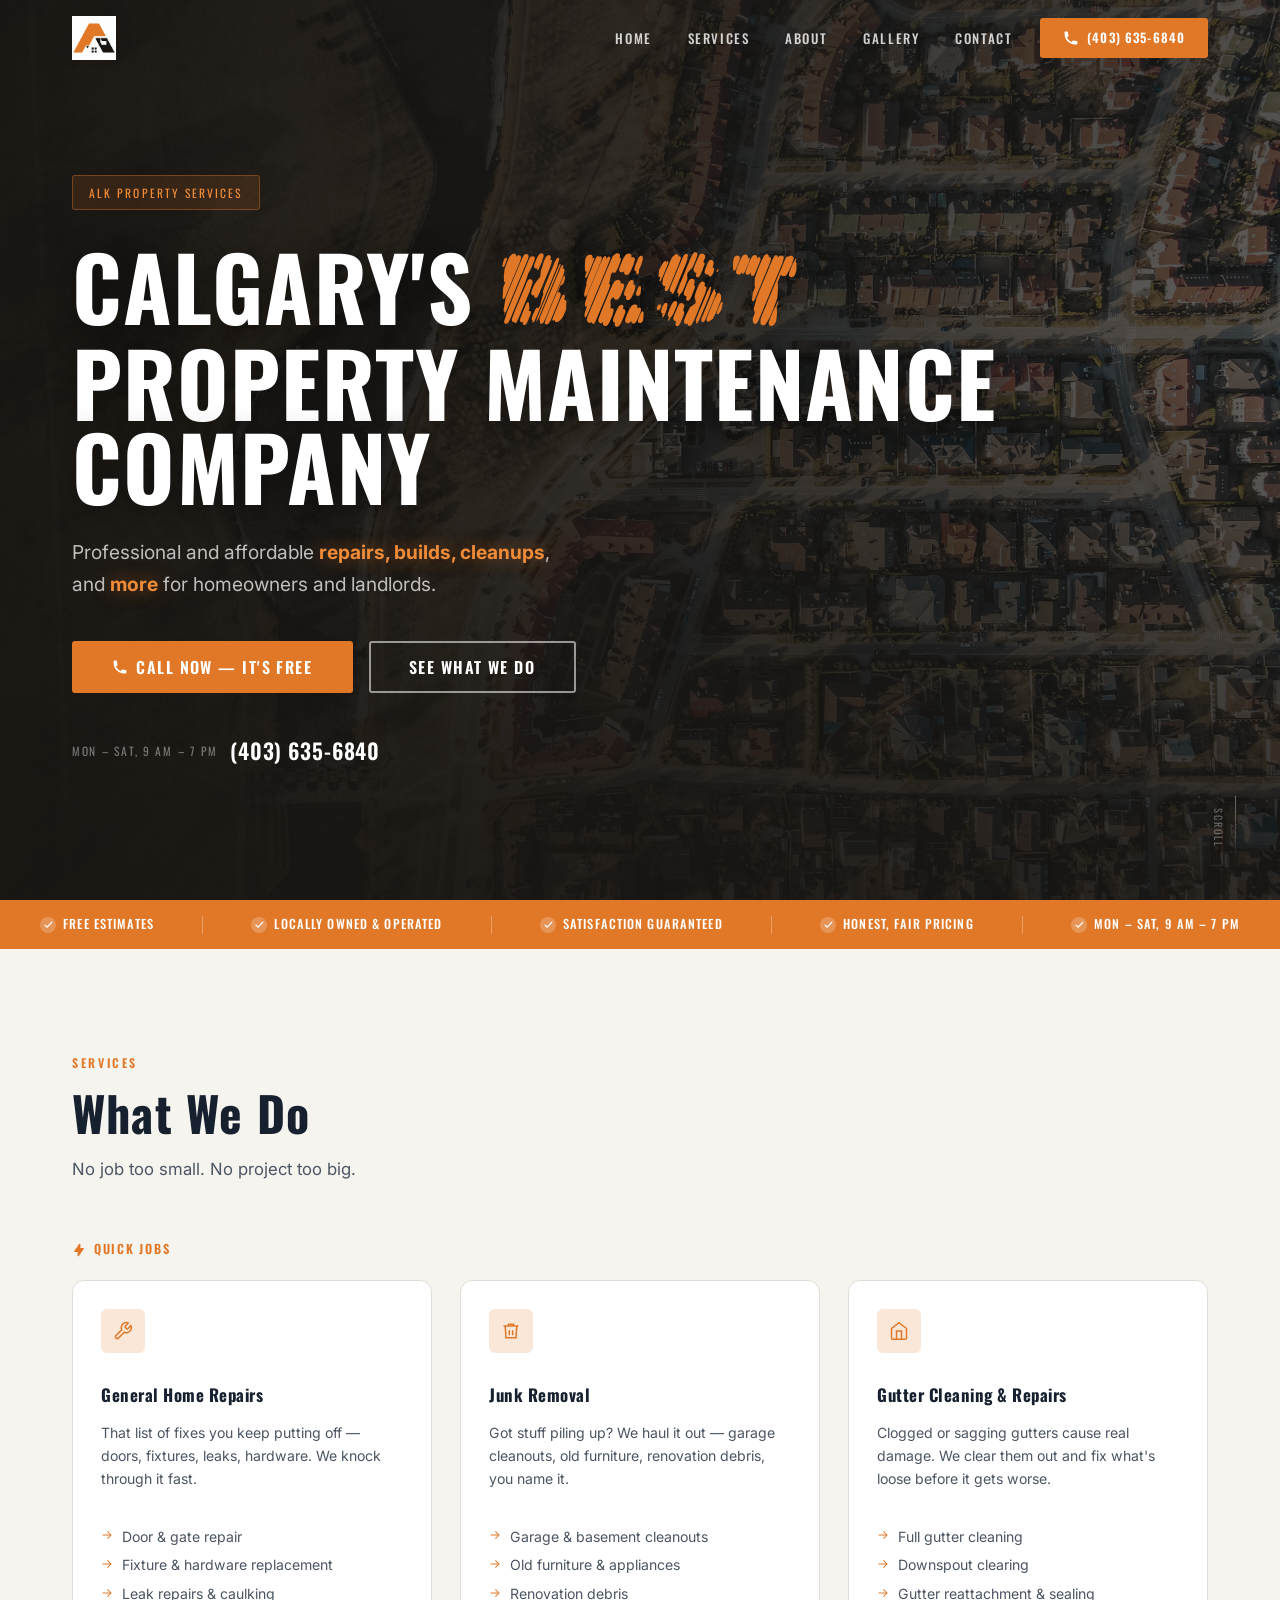
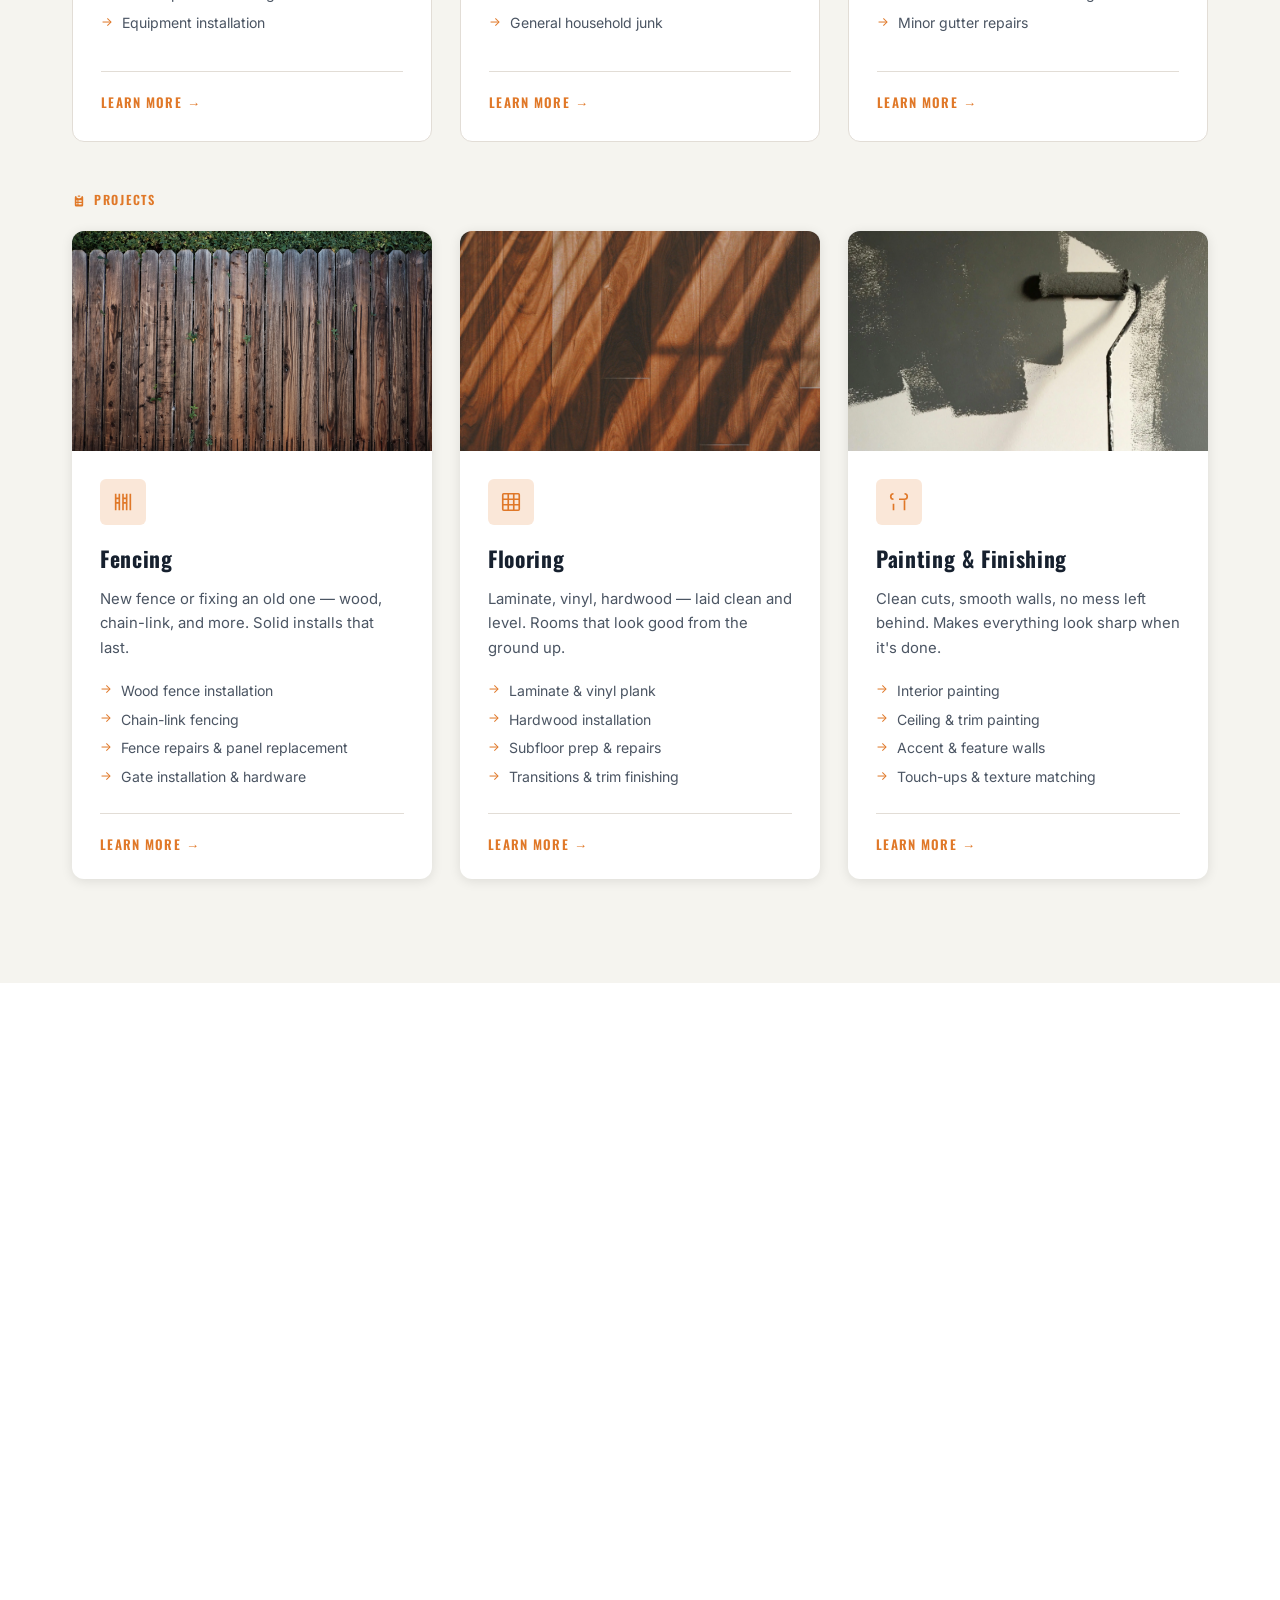
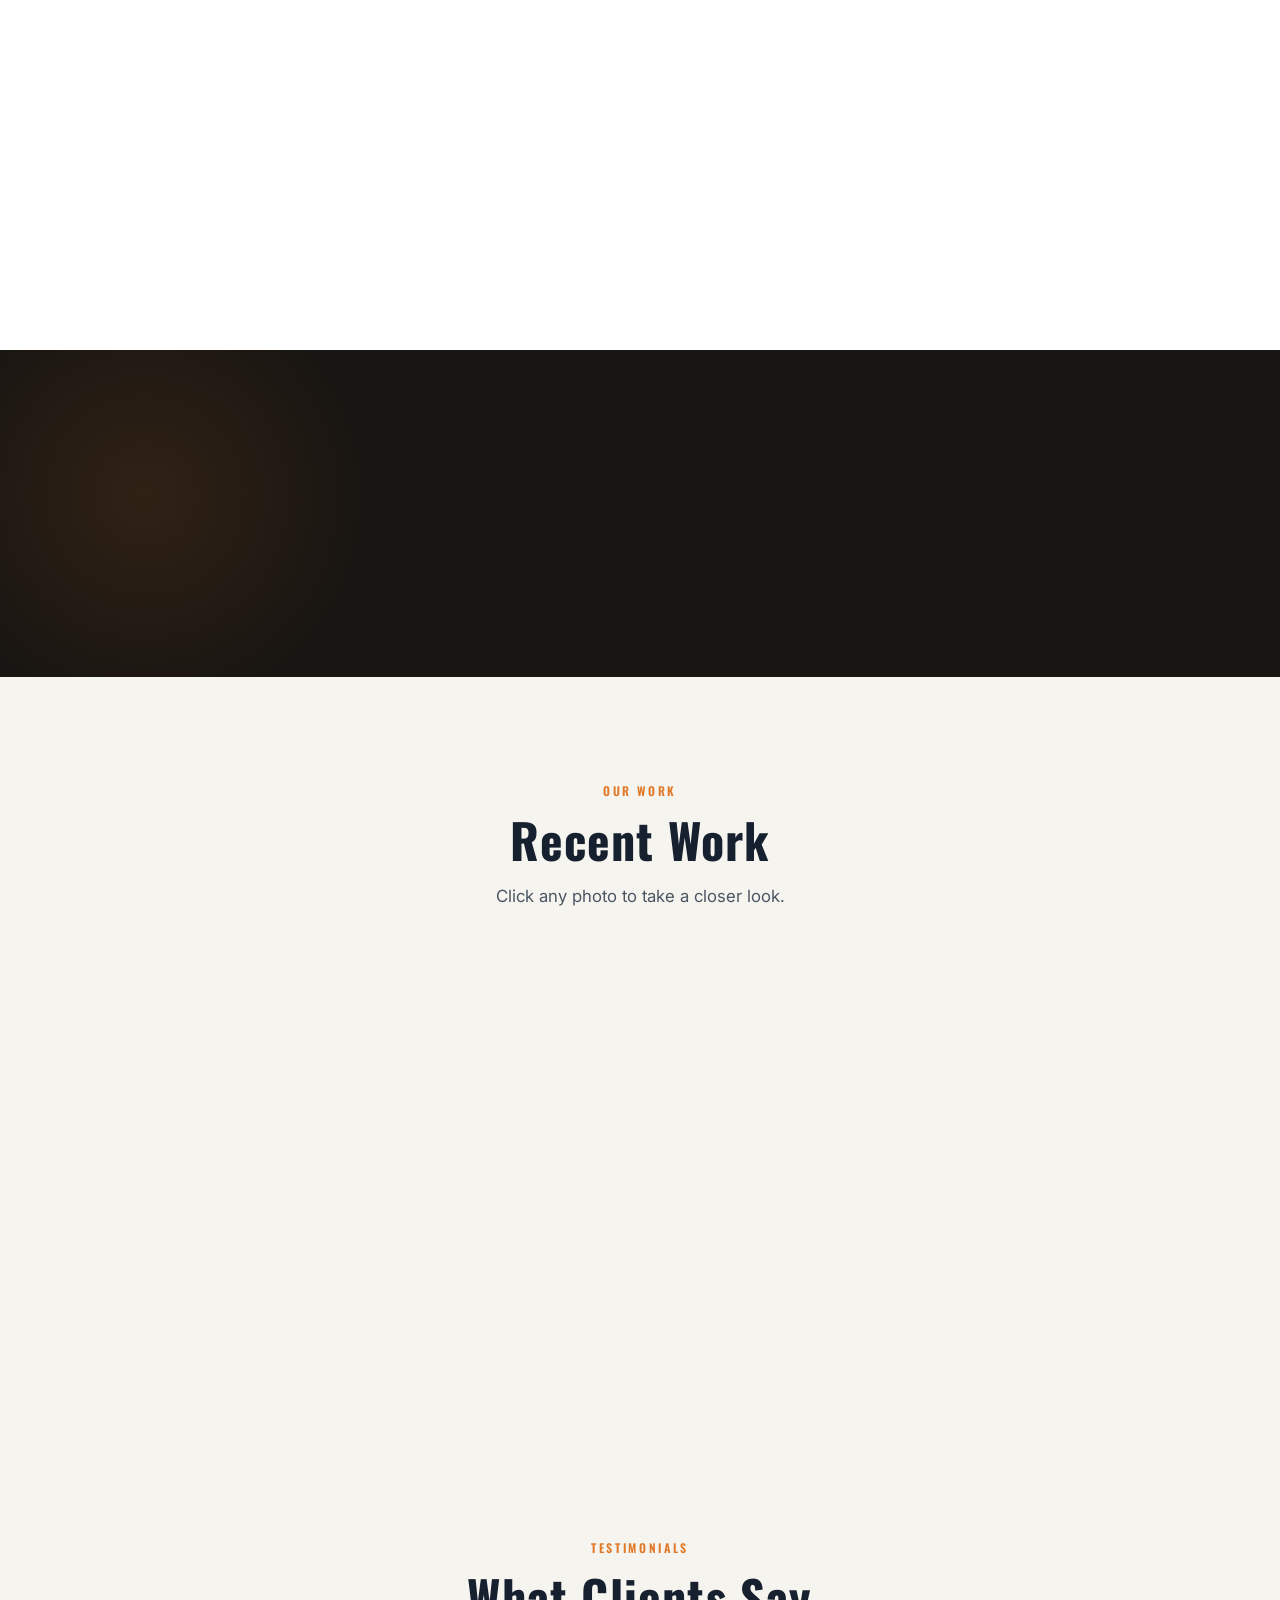
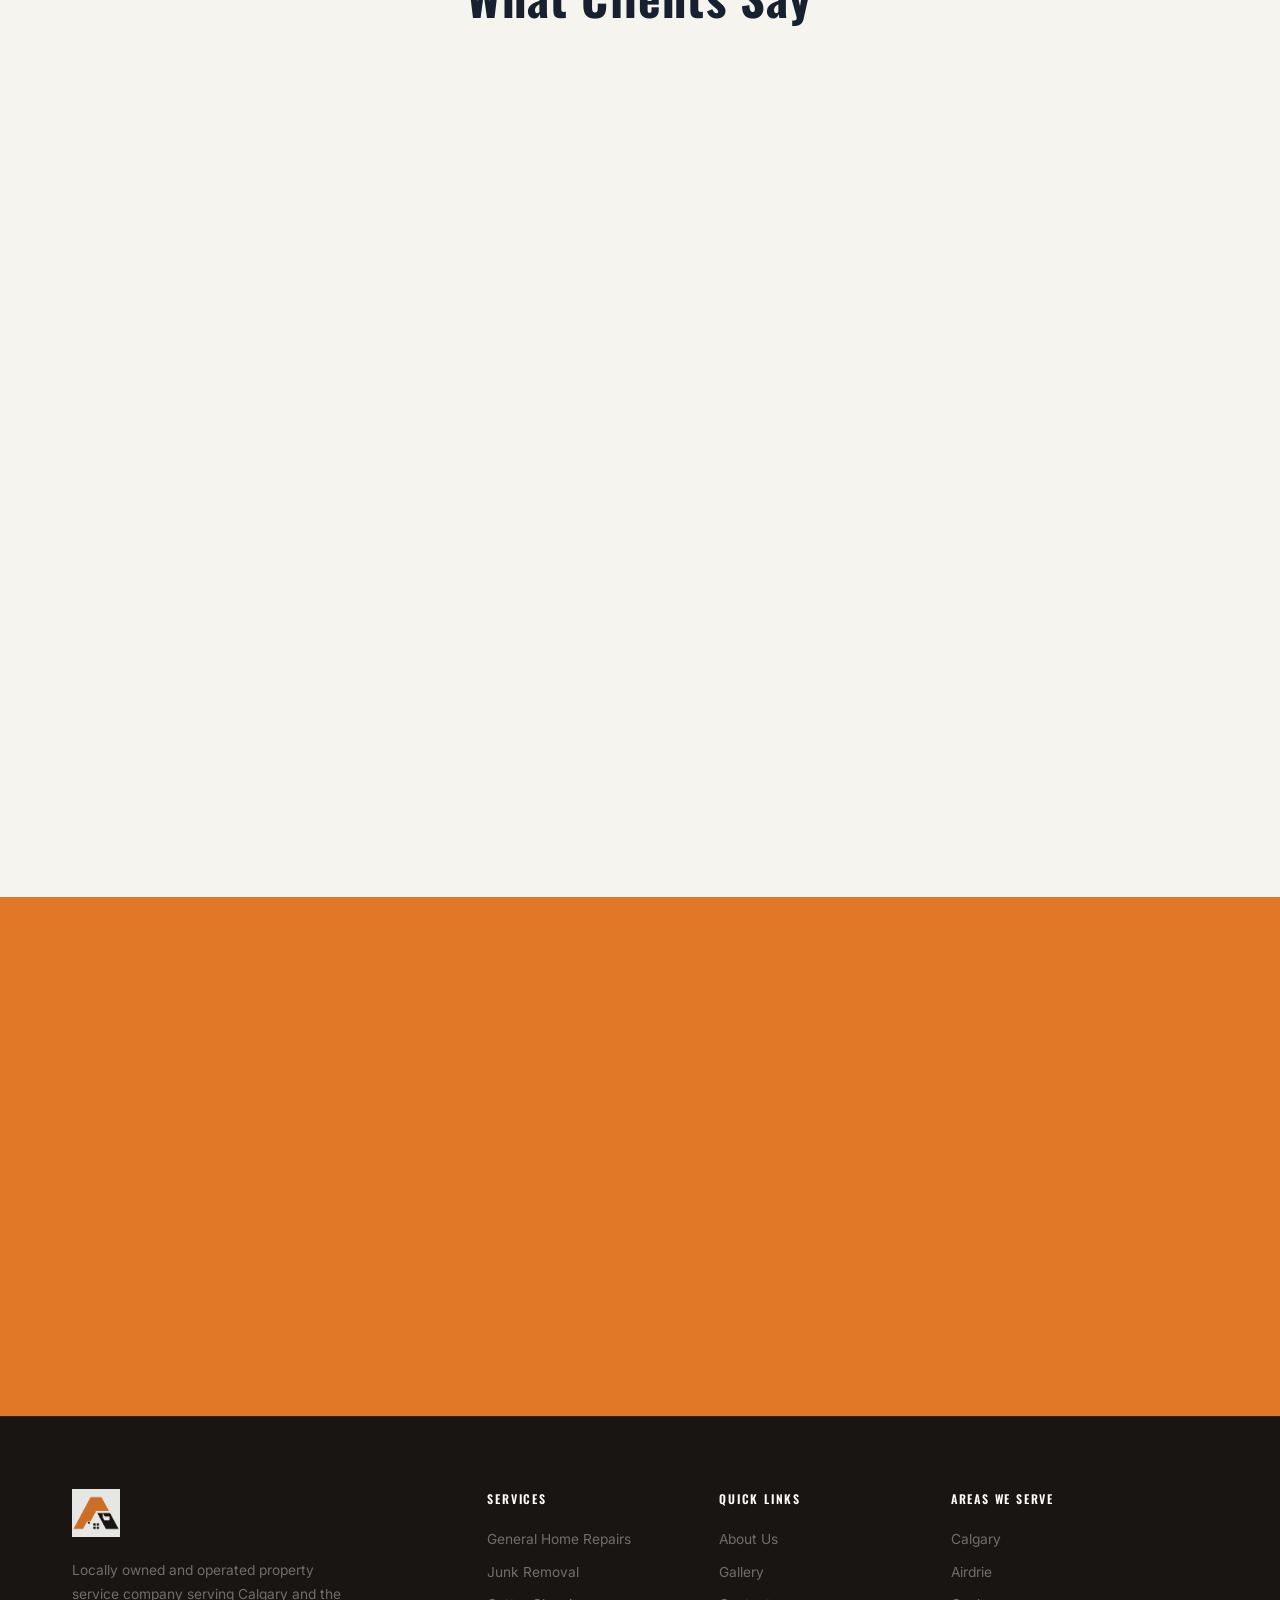
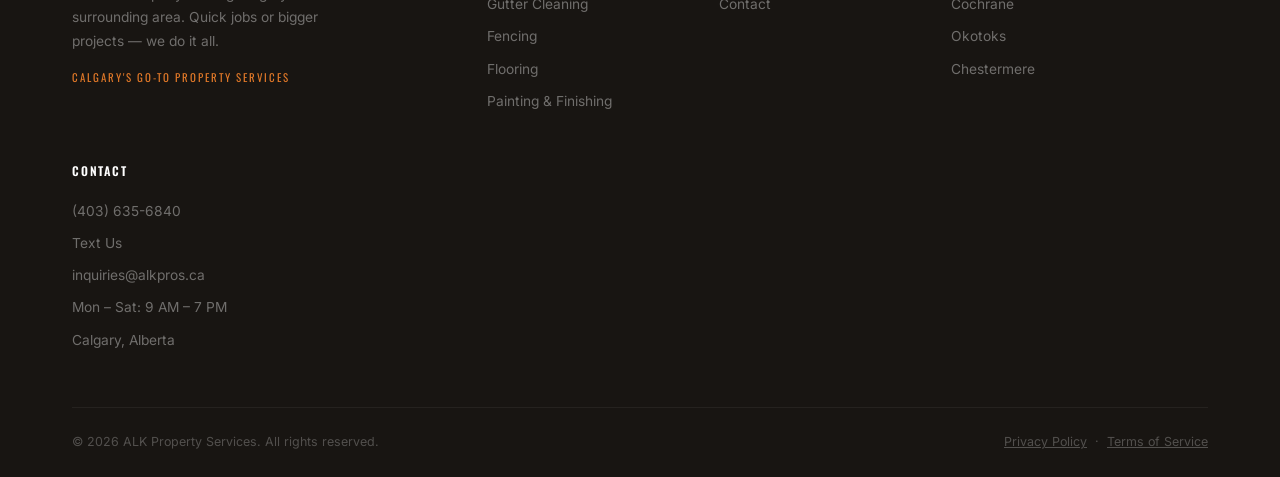
<file: index.html>
<!DOCTYPE html>
<html lang="en">
<head>
    <meta charset="UTF-8">
    <meta name="viewport" content="width=device-width, initial-scale=1.0">
    <link rel="icon" href="Resources/favicon.ico" type="image/x-icon">
    <link rel="shortcut icon" href="Resources/favicon.ico" type="image/x-icon">
    <title>ALK Property Services | Calgary Property Maintenance &amp; Repairs</title>
    <meta name="description" content="Calgary's best property maintenance company. Home repairs, painting, junk removal, gutter cleaning, fencing, and flooring for homeowners and landlords. Free estimates, honest pricing.">
    <meta name="keywords" content="property maintenance Calgary, home repairs Calgary, junk removal Calgary, gutter cleaning Calgary, fencing Calgary, flooring Calgary, painting Calgary, handyman Calgary, Airdrie, Okotoks, Cochrane">
    <link rel="preconnect" href="https://fonts.googleapis.com">
    <link rel="preconnect" href="https://fonts.gstatic.com" crossorigin>
    <link href="https://fonts.googleapis.com/css2?family=Rubik+Marker+Hatch&family=Oswald:wght@400;500;600;700&family=Inter:ital,wght@0,300;0,400;0,500;0,600;0,700;1,400&family=Playfair+Display:ital,wght@1,700&display=swap" rel="stylesheet">
    <link rel="stylesheet" href="styles.css">
    <!-- SEO: Canonical + Open Graph + Twitter Card -->
    <link rel="canonical" href="https://alkpros.ca/">
    <meta property="og:type"        content="website">
    <meta property="og:url"         content="https://alkpros.ca/">
    <meta property="og:site_name"   content="ALK Property Services">
    <meta property="og:title"       content="ALK Property Services | Calgary Property Maintenance &amp; Repairs">
    <meta property="og:description" content="Calgary's best property maintenance company. Home repairs, painting, junk removal, gutter cleaning, fencing, and flooring. Free estimates.">
    <meta property="og:image"       content="https://alkpros.ca/Resources/hero.webp">
    <meta property="og:image:alt"   content="ALK Property Services — Calgary">
    <meta name="twitter:card"        content="summary_large_image">
    <meta name="twitter:title"       content="ALK Property Services | Calgary Property Maintenance &amp; Repairs">
    <meta name="twitter:description" content="Calgary's best property maintenance company. Free estimates, honest pricing.">
    <meta name="twitter:image"       content="https://alkpros.ca/Resources/hero.webp">
    <!-- Structured Data: LocalBusiness -->
    <script type="application/ld+json">
    {
      "@context": "https://schema.org",
      "@type": "HomeAndConstructionBusiness",
      "name": "ALK Property Services",
      "url": "https://alkpros.ca",
      "logo": "https://alkpros.ca/Resources/logo_withouttext.png",
      "image": "https://alkpros.ca/Resources/hero.webp",
      "telephone": "+14036356840",
      "email": "inquiries@alkpros.ca",
      "description": "Calgary's best property maintenance company offering home repairs, painting, junk removal, gutter cleaning, fencing, and flooring for homeowners and landlords.",
      "address": {
        "@type": "PostalAddress",
        "addressLocality": "Calgary",
        "addressRegion": "AB",
        "addressCountry": "CA"
      },
      "geo": {
        "@type": "GeoCoordinates",
        "latitude": 51.0447,
        "longitude": -114.0719
      },
      "areaServed": [
        { "@type": "City", "name": "Calgary" },
        { "@type": "City", "name": "Airdrie" },
        { "@type": "City", "name": "Cochrane" },
        { "@type": "City", "name": "Okotoks" },
        { "@type": "City", "name": "Chestermere" }
      ],
      "openingHoursSpecification": {
        "@type": "OpeningHoursSpecification",
        "dayOfWeek": ["Monday","Tuesday","Wednesday","Thursday","Friday","Saturday"],
        "opens": "09:00",
        "closes": "19:00"
      },
      "priceRange": "$$",
      "hasOfferCatalog": {
        "@type": "OfferCatalog",
        "name": "Property Services",
        "itemListElement": [
          { "@type": "Offer", "itemOffered": { "@type": "Service", "name": "General Home Repairs",  "url": "https://alkpros.ca/repairs.html" } },
          { "@type": "Offer", "itemOffered": { "@type": "Service", "name": "Junk Removal",          "url": "https://alkpros.ca/junk-removal.html" } },
          { "@type": "Offer", "itemOffered": { "@type": "Service", "name": "Gutter Cleaning",       "url": "https://alkpros.ca/gutter-cleaning.html" } },
          { "@type": "Offer", "itemOffered": { "@type": "Service", "name": "Fencing",               "url": "https://alkpros.ca/fencing.html" } },
          { "@type": "Offer", "itemOffered": { "@type": "Service", "name": "Flooring",              "url": "https://alkpros.ca/flooring.html" } },
          { "@type": "Offer", "itemOffered": { "@type": "Service", "name": "Painting &amp; Finishing", "url": "https://alkpros.ca/painting.html" } }
        ]
      }
    }
    </script>
</head>
<body>

    <!-- ================================================
         STICKY NAVIGATION
    ================================================ -->
    <nav id="navbar">
        <div class="nav-container">
            <a href="index.html" class="nav-logo" aria-label="ALK Property Services - Home">
                <img src="Resources/logo_withouttext.png" alt="ALK Property Services" class="nav-logo-img">
            </a>

            <ul class="nav-links" role="list">
                <li><a href="#hero">Home</a></li>
                <li><a href="#services">Services</a></li>
                <li><a href="#about">About</a></li>
                <li><a href="#gallery">Gallery</a></li>
                <li><a href="#contact">Contact</a></li>
            </ul>

            <a href="tel:4036356840" class="btn btn-accent nav-cta">
                <svg class="btn-icon" viewBox="0 0 20 20" fill="currentColor" aria-hidden="true"><path d="M2 3a1 1 0 011-1h2.153a1 1 0 01.986.836l.74 4.435a1 1 0 01-.54 1.06l-1.548.773a11.037 11.037 0 006.105 6.105l.774-1.548a1 1 0 011.059-.54l4.435.74a1 1 0 01.836.986V17a1 1 0 01-1 1h-2C7.82 18 2 12.18 2 5V3z"/></svg>
                (403) 635-6840
            </a>

            <button class="hamburger" id="hamburger" aria-label="Toggle navigation menu" aria-expanded="false">
                <span></span>
                <span></span>
                <span></span>
            </button>
        </div>
    </nav>

    <!-- Mobile Slide-Out Menu -->
    <div class="mobile-overlay" id="mobileOverlay" aria-hidden="true"></div>
    <nav class="mobile-menu" id="mobileMenu" aria-label="Mobile navigation">
        <ul role="list">
            <li><a href="#hero" class="mobile-link">Home</a></li>
            <li><a href="#services" class="mobile-link">Services</a></li>
            <li><a href="#about" class="mobile-link">About</a></li>
            <li><a href="#gallery" class="mobile-link">Gallery</a></li>
            <li><a href="#contact" class="mobile-link">Contact</a></li>
        </ul>
        <a href="tel:4036356840" class="btn btn-accent mobile-cta">(403) 635-6840</a>
        <a href="sms:+14036356840" class="btn btn-ghost mobile-cta">Text Us</a>
        <div class="mobile-contact-footer">
            <p>Mon – Sat &nbsp;·&nbsp; 9 AM – 7 PM</p>
            <p>inquiries@alkpros.ca</p>
        </div>
    </nav>


    <!-- ================================================
         HERO — FULL SCREEN
    ================================================ -->
    <section id="hero" aria-label="Hero">
        <!-- Replace this div with an <img> or CSS background-image when ready -->
        <img src="Resources/hero_bg.webp" alt="ALK Property Services — Calgary home repairs and property services" class="hero-bg-img">
        <div class="hero-overlay" aria-hidden="true"></div>

        <div class="hero-content">
            <div class="hero-eyebrow">
                ALK Property Services
            </div>

            <h1 class="hero-title">
                CALGARY'S <span class="hero-alk">BEST</span><br>PROPERTY MAINTENANCE COMPANY
            </h1>

            <p class="hero-sub">
                Professional and affordable <span class="hero-sub-highlight">repairs, builds, cleanups</span>, and <span class="hero-sub-highlight">more</span> for homeowners and landlords.
            </p>

            <div class="hero-ctas">
                <a href="tel:4036356840" class="btn btn-accent btn-lg">
                    <svg class="btn-icon" viewBox="0 0 20 20" fill="currentColor" aria-hidden="true"><path d="M2 3a1 1 0 011-1h2.153a1 1 0 01.986.836l.74 4.435a1 1 0 01-.54 1.06l-1.548.773a11.037 11.037 0 006.105 6.105l.774-1.548a1 1 0 011.059-.54l4.435.74a1 1 0 01.836.986V17a1 1 0 01-1 1h-2C7.82 18 2 12.18 2 5V3z"/></svg>
                    Call Now — It's Free
                </a>
                <a href="#services" class="btn btn-ghost btn-lg">See What We Do</a>
            </div>

            <div class="hero-phone-row">
                <span class="hero-phone-label">Mon – Sat, 9 AM – 7 PM</span>
                <a href="tel:4036356840" class="hero-phone-number">(403) 635-6840</a>
            </div>
        </div>

        <div class="hero-scroll-hint" aria-hidden="true">
            <div class="scroll-line"></div>
            <span>Scroll</span>
        </div>
    </section>


    <!-- ================================================
         TRUST STRIP
    ================================================ -->
    <div id="trust-strip" role="region" aria-label="Trust signals">
        <div class="trust-inner">
            <div class="trust-item trust-desktop">
                <svg class="trust-check" viewBox="0 0 20 20" fill="currentColor" aria-hidden="true"><path fill-rule="evenodd" d="M16.707 5.293a1 1 0 010 1.414L8.414 15l-4.121-4.121a1 1 0 011.414-1.414L8.414 12.172l7.879-7.879a1 1 0 011.414 0z" clip-rule="evenodd"/></svg>
                Free Estimates
            </div>
            <span class="trust-divider trust-desktop" aria-hidden="true"></span>
            <div class="trust-item trust-desktop">
                <svg class="trust-check" viewBox="0 0 20 20" fill="currentColor" aria-hidden="true"><path fill-rule="evenodd" d="M16.707 5.293a1 1 0 010 1.414L8.414 15l-4.121-4.121a1 1 0 011.414-1.414L8.414 12.172l7.879-7.879a1 1 0 011.414 0z" clip-rule="evenodd"/></svg>
                Locally Owned &amp; Operated
            </div>
            <span class="trust-divider trust-desktop" aria-hidden="true"></span>
            <div class="trust-item trust-desktop">
                <svg class="trust-check" viewBox="0 0 20 20" fill="currentColor" aria-hidden="true"><path fill-rule="evenodd" d="M16.707 5.293a1 1 0 010 1.414L8.414 15l-4.121-4.121a1 1 0 011.414-1.414L8.414 12.172l7.879-7.879a1 1 0 011.414 0z" clip-rule="evenodd"/></svg>
                Satisfaction Guaranteed
            </div>
            <span class="trust-divider trust-desktop" aria-hidden="true"></span>
            <div class="trust-item trust-desktop">
                <svg class="trust-check" viewBox="0 0 20 20" fill="currentColor" aria-hidden="true"><path fill-rule="evenodd" d="M16.707 5.293a1 1 0 010 1.414L8.414 15l-4.121-4.121a1 1 0 011.414-1.414L8.414 12.172l7.879-7.879a1 1 0 011.414 0z" clip-rule="evenodd"/></svg>
                Honest, Fair Pricing
            </div>
            <span class="trust-divider trust-desktop" aria-hidden="true"></span>
            <div class="trust-item">
                <svg class="trust-check" viewBox="0 0 20 20" fill="currentColor" aria-hidden="true"><path fill-rule="evenodd" d="M16.707 5.293a1 1 0 010 1.414L8.414 15l-4.121-4.121a1 1 0 011.414-1.414L8.414 12.172l7.879-7.879a1 1 0 011.414 0z" clip-rule="evenodd"/></svg>
                Mon – Sat, 9 AM – 7 PM
            </div>
        </div>
    </div>


    <!-- ================================================
         SERVICES
    ================================================ -->
    <section id="services" aria-labelledby="services-heading">
        <div class="container">
            <div class="section-header">
                <span class="eyebrow">Services</span>
                <h2 id="services-heading" class="section-title">What We Do</h2>
                <p class="section-sub">No job too small. No project too big.</p>
            </div>

            <!-- QUICK JOBS -->
            <div class="services-category">
                <h3 class="services-cat-label">
                    <svg viewBox="0 0 20 20" fill="currentColor" aria-hidden="true"><path fill-rule="evenodd" d="M11.3 1.046A1 1 0 0112 2v5h4a1 1 0 01.82 1.573l-7 10A1 1 0 018 18v-5H4a1 1 0 01-.82-1.573l7-10a1 1 0 011.12-.38z" clip-rule="evenodd"/></svg>
                    Quick Jobs
                </h3>
                <div class="services-grid services-grid--quick">

                    <article class="service-card-quick" data-animate>
                        <div class="service-icon-wrap" aria-hidden="true">
                            <svg viewBox="0 0 24 24" fill="none" stroke="currentColor" stroke-width="1.8"><path d="M14.7 6.3a1 1 0 000 1.4l1.6 1.6a1 1 0 001.4 0l3.77-3.77a6 6 0 01-7.94 7.94l-6.91 6.91a2.12 2.12 0 01-3-3l6.91-6.91a6 6 0 017.94-7.94l-3.76 3.76z"/></svg>
                        </div>
                        <h3 class="service-title">General Home Repairs</h3>
                        <p class="service-desc">That list of fixes you keep putting off — doors, fixtures, leaks, hardware. We knock through it fast.</p>
                        <ul class="service-list">
                            <li>Door &amp; gate repair</li>
                            <li>Fixture &amp; hardware replacement</li>
                            <li>Leak repairs &amp; caulking</li>
                            <li>Equipment installation</li>
                        </ul>
                        <a href="repairs.html" class="service-link">Learn More <span aria-hidden="true">→</span></a>
                    </article>

                    <article class="service-card-quick" data-animate>
                        <div class="service-icon-wrap" aria-hidden="true">
                            <svg viewBox="0 0 24 24" fill="none" stroke="currentColor" stroke-width="1.8"><polyline points="3 6 5 6 21 6"/><path d="M19 6l-1 14H6L5 6"/><path d="M10 11v6M14 11v6"/><path d="M9 6V4h6v2"/></svg>
                        </div>
                        <h3 class="service-title">Junk Removal</h3>
                        <p class="service-desc">Got stuff piling up? We haul it out — garage cleanouts, old furniture, renovation debris, you name it.</p>
                        <ul class="service-list">
                            <li>Garage &amp; basement cleanouts</li>
                            <li>Old furniture &amp; appliances</li>
                            <li>Renovation debris</li>
                            <li>General household junk</li>
                        </ul>
                        <a href="junk-removal.html" class="service-link">Learn More <span aria-hidden="true">→</span></a>
                    </article>

                    <article class="service-card-quick" data-animate>
                        <div class="service-icon-wrap" aria-hidden="true">
                            <svg viewBox="0 0 24 24" fill="none" stroke="currentColor" stroke-width="1.8"><path d="M3 9l9-7 9 7v11a2 2 0 01-2 2H5a2 2 0 01-2-2V9z"/><path d="M9 22V12h6v10"/></svg>
                        </div>
                        <h3 class="service-title">Gutter Cleaning &amp; Repairs</h3>
                        <p class="service-desc">Clogged or sagging gutters cause real damage. We clear them out and fix what's loose before it gets worse.</p>
                        <ul class="service-list">
                            <li>Full gutter cleaning</li>
                            <li>Downspout clearing</li>
                            <li>Gutter reattachment &amp; sealing</li>
                            <li>Minor gutter repairs</li>
                        </ul>
                        <a href="gutter-cleaning.html" class="service-link">Learn More <span aria-hidden="true">→</span></a>
                    </article>

                </div>
            </div>

            <!-- PROJECTS -->
            <div class="services-category">
                <h3 class="services-cat-label">
                    <svg viewBox="0 0 20 20" fill="currentColor" aria-hidden="true"><path d="M9 2a1 1 0 000 2h2a1 1 0 100-2H9z"/><path fill-rule="evenodd" d="M4 5a2 2 0 012-2 3 3 0 003 3h2a3 3 0 003-3 2 2 0 012 2v11a2 2 0 01-2 2H6a2 2 0 01-2-2V5zm3 4a1 1 0 000 2h.01a1 1 0 100-2H7zm3 0a1 1 0 000 2h3a1 1 0 100-2h-3zm-3 4a1 1 0 100 2h.01a1 1 0 100-2H7zm3 0a1 1 0 100 2h3a1 1 0 100-2h-3z" clip-rule="evenodd"/></svg>
                    Projects
                </h3>
                <div class="services-grid">

                    <article class="service-card" data-animate>
                        <div class="service-img-wrap">
                            <img src="Resources/fencing_card.webp" alt="Fencing installation by ALK Property Services">
                        </div>
                        <div class="service-body">
                            <div class="service-icon-wrap" aria-hidden="true">
                                <svg viewBox="0 0 24 24" fill="none" stroke="currentColor" stroke-width="1.8"><path d="M4 3v18M8 3v18M4 8h4M4 13h4M12 3v18M16 3v18M12 8h4M12 13h4M20 3v18"/></svg>
                            </div>
                            <h3 class="service-title">Fencing</h3>
                            <p class="service-desc">New fence or fixing an old one — wood, chain-link, and more. Solid installs that last.</p>
                            <ul class="service-list">
                                <li>Wood fence installation</li>
                                <li>Chain-link fencing</li>
                                <li>Fence repairs &amp; panel replacement</li>
                                <li>Gate installation &amp; hardware</li>
                            </ul>
                            <a href="fencing.html" class="service-link">Learn More <span aria-hidden="true">→</span></a>
                        </div>
                    </article>

                    <article class="service-card" data-animate>
                        <div class="service-img-wrap">
                            <img src="Resources/flooring_card.webp" alt="Flooring installation by ALK Property Services">
                        </div>
                        <div class="service-body">
                            <div class="service-icon-wrap" aria-hidden="true">
                                <svg viewBox="0 0 24 24" fill="none" stroke="currentColor" stroke-width="1.8"><rect x="3" y="3" width="18" height="18" rx="1"/><path d="M3 9h18M3 15h18M9 3v18M15 3v18"/></svg>
                            </div>
                            <h3 class="service-title">Flooring</h3>
                            <p class="service-desc">Laminate, vinyl, hardwood — laid clean and level. Rooms that look good from the ground up.</p>
                            <ul class="service-list">
                                <li>Laminate &amp; vinyl plank</li>
                                <li>Hardwood installation</li>
                                <li>Subfloor prep &amp; repairs</li>
                                <li>Transitions &amp; trim finishing</li>
                            </ul>
                            <a href="flooring.html" class="service-link">Learn More <span aria-hidden="true">→</span></a>
                        </div>
                    </article>

                    <article class="service-card" data-animate>
                        <div class="service-img-wrap">
                            <img src="Resources/painting_card.webp" alt="Painting and finishing by ALK Property Services">
                        </div>
                        <div class="service-body">
                            <div class="service-icon-wrap" aria-hidden="true">
                                <svg viewBox="0 0 24 24" fill="none" stroke="currentColor" stroke-width="1.8"><path d="M18 3a3 3 0 0 1 0 6h-6m-6 0a3 3 0 0 1 0-6"/><path d="M6 21v-7m12-4v11"/></svg>
                            </div>
                            <h3 class="service-title">Painting &amp; Finishing</h3>
                            <p class="service-desc">Clean cuts, smooth walls, no mess left behind. Makes everything look sharp when it's done.</p>
                            <ul class="service-list">
                                <li>Interior painting</li>
                                <li>Ceiling &amp; trim painting</li>
                                <li>Accent &amp; feature walls</li>
                                <li>Touch-ups &amp; texture matching</li>
                            </ul>
                            <a href="painting.html" class="service-link">Learn More <span aria-hidden="true">→</span></a>
                        </div>
                    </article>

                </div>
            </div>
        </div>
    </section>


    <!-- ================================================
         ABOUT
    ================================================ -->
    <section id="about" aria-labelledby="about-heading">
        <div class="container">
            <div class="about-grid">

                <!-- Left: Image Cluster -->
                <div class="about-visuals" data-animate>
                    <img src="Resources/about_us_banner.webp" alt="ALK Property Services team at work" class="about-img-main">
                    <div class="about-portrait-block">
                        <img src="Resources/about_us_portrait.webp" alt="Abdul A., Owner of ALK Property Services" class="about-img-secondary">
                        <div class="about-owner-label">
                            <strong>Abdul A.</strong>
                            <span>Owner</span>
                        </div>
                    </div>
                    <div class="about-location-badge" aria-label="Proudly serving Calgary and surrounding area">
                        <svg viewBox="0 0 20 20" fill="currentColor" aria-hidden="true"><path fill-rule="evenodd" d="M5.05 4.05a7 7 0 119.9 9.9L10 18.9l-4.95-4.95a7 7 0 010-9.9zM10 11a2 2 0 100-4 2 2 0 000 4z" clip-rule="evenodd"/></svg>
                        <div class="badge-text">
                            <strong>Proudly Serving</strong>
                            <span>Calgary &amp; Surrounding Area</span>
                        </div>
                    </div>
                </div>

                <!-- Right: Copy -->
                <div class="about-copy" data-animate>
                    <span class="eyebrow">About Us</span>
                    <h2 id="about-heading" class="section-title">Local. Honest.<br>No Runaround.</h2>

                    <p>We're a locally owned property services company based in Calgary. Quick repairs, junk removal, gutter cleaning, fencing, flooring, painting — we handle it all.</p>
                    <p>No markups, no drama. You get a straight quote before we start, and that's what you pay when we're done.</p>

                    <div class="about-pillars">
                        <div class="pillar-item">
                            <div class="pillar-icon" aria-hidden="true">
                                <svg viewBox="0 0 24 24" fill="none" stroke="currentColor" stroke-width="2"><path d="M9 12l2 2 4-4M7.835 4.697a3.42 3.42 0 001.946-.806 3.42 3.42 0 014.438 0 3.42 3.42 0 001.946.806 3.42 3.42 0 013.138 3.138 3.42 3.42 0 00.806 1.946 3.42 3.42 0 010 4.438 3.42 3.42 0 00-.806 1.946 3.42 3.42 0 01-3.138 3.138 3.42 3.42 0 00-1.946.806 3.42 3.42 0 01-4.438 0 3.42 3.42 0 00-1.946-.806 3.42 3.42 0 01-3.138-3.138 3.42 3.42 0 00-.806-1.946 3.42 3.42 0 010-4.438 3.42 3.42 0 00.806-1.946 3.42 3.42 0 013.138-3.138z"/></svg>
                            </div>
                            <div>
                                <h4>We Stand Behind Our Work</h4>
                                <p>If something isn't right after we've finished, we come back and fix it. No chasing, no excuses.</p>
                            </div>
                        </div>
                        <div class="pillar-item">
                            <div class="pillar-icon" aria-hidden="true">
                                <svg viewBox="0 0 24 24" fill="none" stroke="currentColor" stroke-width="2"><path d="M12 8c-1.657 0-3 .895-3 2s1.343 2 3 2 3 .895 3 2-1.343 2-3 2m0-8c1.11 0 2.08.402 2.599 1M12 8V7m0 1v8m0 0v1m0-1c-1.11 0-2.08-.402-2.599-1M21 12a9 9 0 11-18 0 9 9 0 0118 0z"/></svg>
                            </div>
                            <div>
                                <h4>Priced Upfront, No Surprises</h4>
                                <p>We give you a clear number before work starts. If something occurs, or plans change, we clearly communicate with you before continuing. That's what's on the invoice when we're done — nothing added at the end.</p>
                            </div>
                        </div>
                        <div class="pillar-item">
                            <div class="pillar-icon" aria-hidden="true">
                                <svg viewBox="0 0 24 24" fill="none" stroke="currentColor" stroke-width="2"><path d="M17 20h5v-2a3 3 0 00-5.356-1.857M17 20H7m10 0v-2c0-.656-.126-1.283-.356-1.857M7 20H2v-2a3 3 0 015.356-1.857M7 20v-2c0-.656.126-1.283.356-1.857m0 0a5.002 5.002 0 019.288 0M15 7a3 3 0 11-6 0 3 3 0 016 0z"/></svg>
                            </div>
                            <div>
                                <h4>We Show Up When We Say</h4>
                                <p>Scheduled time is kept. If something changes on our end, you hear from us in advance — not the morning of.</p>
                            </div>
                        </div>
                    </div>

                    <a href="#contact" class="btn btn-accent">Work With Us</a>
                </div>

            </div><!-- /.about-grid -->
        </div>
    </section>


    <!-- ================================================
         STATS BAR
    ================================================ -->
    <section id="stats" aria-label="Company statistics">
        <div class="stats-glow" aria-hidden="true"></div>
        <div class="container">
            <div class="stats-grid">
                <div class="stat-cell" data-animate>
                    <div class="stat-top">
                        <span class="stat-number" data-count="200">0</span><span class="stat-suffix">+</span>
                    </div>
                    <div class="stat-label">Projects Completed</div>
                </div>
                <div class="stat-cell" data-animate>
                    <div class="stat-top">
                        <span class="stat-number" data-count="8">0</span><span class="stat-suffix">+</span>
                    </div>
                    <div class="stat-label">Cities Served</div>
                </div>
                <div class="stat-cell" data-animate>
                    <div class="stat-top">
                        <span class="stat-number" data-count="100">0</span><span class="stat-suffix">%</span>
                    </div>
                    <div class="stat-label">Satisfaction Rate</div>
                </div>
                <div class="stat-cell" data-animate>
                    <div class="stat-top">
                        <span class="stat-number" data-count="5">0</span><span class="stat-suffix">★</span>
                    </div>
                    <div class="stat-label">Average Rating</div>
                </div>
            </div>
        </div>
    </section>


    <!-- ================================================
         PORTFOLIO / GALLERY
    ================================================ -->
    <section id="gallery" aria-labelledby="gallery-heading">
        <div class="container">
            <div class="section-header centered">
                <span class="eyebrow">Our Work</span>
                <h2 id="gallery-heading" class="section-title">Recent Work</h2>
                <p class="section-sub">Click any photo to take a closer look.</p>
            </div>
        </div>

        <div class="gallery-grid" role="list" aria-label="Project gallery">

            <div class="gallery-cell" role="listitem" data-animate>
                <img src="Resources/gallery_1.webp" alt="ALK Property Services job photo 1" class="gallery-img">
                <div class="gallery-caption" aria-hidden="true"><span>Our Work</span></div>
            </div>

            <div class="gallery-cell" role="listitem" data-animate>
                <img src="Resources/gallery_2.webp" alt="ALK Property Services job photo 2" class="gallery-img">
                <div class="gallery-caption" aria-hidden="true"><span>Our Work</span></div>
            </div>

            <div class="gallery-cell" role="listitem" data-animate>
                <img src="Resources/gallery_3.webp" alt="ALK Property Services job photo 3" class="gallery-img">
                <div class="gallery-caption" aria-hidden="true"><span>Our Work</span></div>
            </div>

            <div class="gallery-cell" role="listitem" data-animate>
                <img src="Resources/gallery_4.webp" alt="ALK Property Services job photo 4" class="gallery-img">
                <div class="gallery-caption" aria-hidden="true"><span>Our Work</span></div>
            </div>

            <div class="gallery-cell" role="listitem" data-animate>
                <img src="Resources/gallery_5.webp" alt="ALK Property Services job photo 5" class="gallery-img">
                <div class="gallery-caption" aria-hidden="true"><span>Our Work</span></div>
            </div>

            <div class="gallery-cell" role="listitem" data-animate>
                <img src="Resources/gallery_6.webp" alt="ALK Property Services job photo 6" class="gallery-img">
                <div class="gallery-caption" aria-hidden="true"><span>Our Work</span></div>
            </div>

        </div><!-- /.gallery-grid -->
    </section>




    <!-- ================================================
         TESTIMONIALS
    ================================================ -->
    <section id="testimonials" aria-labelledby="testimonials-heading">
        <div class="container">
            <div class="section-header centered">
                <span class="eyebrow">Testimonials</span>
                <h2 id="testimonials-heading" class="section-title">What Clients Say</h2>
            </div>

            <div class="testimonials-grid" role="list">

                <article class="testimonial-card" role="listitem" data-animate>
                    <div class="stars" aria-label="5 out of 5 stars">★★★★★</div>
                    <blockquote class="testimonial-quote">
                        "They did a great job. Had my basement flooring installed on uneven ground and they worked around it and ensured it was laid perfectly. Happy with my renovation project!"
                    </blockquote>
                    <div class="testimonial-author">
                        <div class="author-initials" aria-hidden="true">KA</div>
                        <div class="author-info">
                            <strong>Keith A.</strong>
                            <span>Homeowner</span>
                        </div>
                    </div>
                </article>

                <article class="testimonial-card" role="listitem" data-animate>
                    <div class="stars" aria-label="5 out of 5 stars">★★★★★</div>
                    <blockquote class="testimonial-quote">
                        "My tenants needed a garborator installed due to sink clogging problems. I had 2 guys from ALK come over and install it, and it works very well. Fairly priced and they sourced the materials. Highly recommend!!"
                    </blockquote>
                    <div class="testimonial-author">
                        <div class="author-initials" aria-hidden="true">AB</div>
                        <div class="author-info">
                            <strong>Amara B.</strong>
                            <span>Landlord</span>
                        </div>
                    </div>
                </article>

                <article class="testimonial-card" role="listitem" data-animate>
                    <div class="stars" aria-label="5 out of 5 stars">★★★★★</div>
                    <blockquote class="testimonial-quote">
                        "Needed a touch-up for one of my rental properties. They arrived on time and patched the walls, fixed a couple leaks and priced great. Not my last time working with them for sure!"
                    </blockquote>
                    <div class="testimonial-author">
                        <div class="author-initials" aria-hidden="true">NS</div>
                        <div class="author-info">
                            <strong>Nieran S.</strong>
                            <span>Landlord</span>
                        </div>
                    </div>
                </article>

                <article class="testimonial-card" role="listitem" data-animate>
                    <div class="stars" aria-label="5 out of 5 stars">★★★★★</div>
                    <blockquote class="testimonial-quote">
                        "Called in for a junk removal and got the best service. They cleaned up after and left my space looking good."
                    </blockquote>
                    <div class="testimonial-author">
                        <div class="author-initials" aria-hidden="true">MH</div>
                        <div class="author-info">
                            <strong>Morgan H.</strong>
                            <span>Homeowner</span>
                        </div>
                    </div>
                </article>

                <article class="testimonial-card" role="listitem" data-animate>
                    <div class="stars" aria-label="5 out of 5 stars">★★★★★</div>
                    <blockquote class="testimonial-quote">
                        "Had a struggling garage door. They replaced the wheels and lubed the rails, now it sounds a lot better. Recommend!"
                    </blockquote>
                    <div class="testimonial-author">
                        <div class="author-initials" aria-hidden="true">OH</div>
                        <div class="author-info">
                            <strong>Ola H.</strong>
                            <span>Homeowner</span>
                        </div>
                    </div>
                </article>

                <article class="testimonial-card" role="listitem" data-animate>
                    <div class="stars" aria-label="5 out of 5 stars">★★★★★</div>
                    <blockquote class="testimonial-quote">
                        "Needed my basement finished. They did a wonderful job, and now it looks so much better. Knowledgeable and honest team, I recommend them to anyone looking for a good crew."
                    </blockquote>
                    <div class="testimonial-author">
                        <div class="author-initials" aria-hidden="true">NP</div>
                        <div class="author-info">
                            <strong>Neraj P.</strong>
                            <span>Homeowner</span>
                        </div>
                    </div>
                </article>

            </div>
        </div>
    </section>


    <!-- ================================================
         CONTACT / CTA
    ================================================ -->
    <section id="contact" aria-labelledby="contact-heading">
        <div class="container contact-cta-inner">

            <div class="contact-cta-left" data-animate>
                <span class="eyebrow">Get In Touch</span>
                <h2 id="contact-heading" class="section-title">Ready for a Free Estimate?</h2>
                <p class="section-sub">Big job or small — we're easy to reach and quick to get back to you.</p>
            </div>

            <div class="contact-cta-right" data-animate>
                <a href="https://docs.google.com/forms/d/e/1FAIpQLSdDCa2lTQlZHXl2AHuODdCyb0tzHTBVv9EBdZqP966cgFKwFw/viewform"
                   target="_blank" rel="noopener"
                   class="btn btn-accent btn-lg contact-cta-btn">
                    Request a Free Estimate
                </a>
                <div class="contact-divider">
                    <span>or reach us directly</span>
                </div>
                <div class="contact-direct">
                    <a href="tel:4036356840" class="contact-direct-link">
                        <svg viewBox="0 0 24 24" fill="none" stroke="currentColor" stroke-width="1.8" aria-hidden="true"><path d="M22 16.92v3a2 2 0 01-2.18 2 19.79 19.79 0 01-8.63-3.07A19.5 19.5 0 013.07 9.82 19.79 19.79 0 0106.15 3.18 2 2 0 018 2h.09a2 2 0 012 1.72c.127.96.361 1.903.7 2.81a2 2 0 01-.45 2.11L9.91 9.91a16 16 0 006.29 6.29l1.28-1.27a2 2 0 012.11-.45c.907.339 1.85.573 2.81.7A2 2 0 0122 16.92z"/></svg>
                        (403) 635-6840
                    </a>
                    <a href="mailto:inquiries@alkpros.ca" class="contact-direct-link">
                        <svg viewBox="0 0 24 24" fill="none" stroke="currentColor" stroke-width="1.8" aria-hidden="true"><path d="M4 4h16c1.1 0 2 .9 2 2v12c0 1.1-.9 2-2 2H4c-1.1 0-2-.9-2-2V6c0-1.1.9-2 2-2z"/><polyline points="22,6 12,13 2,6"/></svg>
                        inquiries@alkpros.ca
                    </a>
                    <a href="sms:+14036356840" class="contact-direct-link">
                        <svg viewBox="0 0 24 24" fill="none" stroke="currentColor" stroke-width="1.8" aria-hidden="true"><path d="M21 15a2 2 0 01-2 2H7l-4 4V5a2 2 0 012-2h14a2 2 0 012 2z"/></svg>
                        Text Us
                    </a>
                </div>
            </div>

        </div>
    </section>


    <!-- ================================================
         FOOTER
    ================================================ -->
    <footer id="footer" role="contentinfo">
        <div class="container">
            <div class="footer-grid">

                <!-- Brand col -->
                <div class="footer-brand">
                    <img src="Resources/logo_withouttext.png" alt="ALK Property Services" class="footer-logo-img">
                    <p>Locally owned and operated property service company serving Calgary and the surrounding area. Quick jobs or bigger projects — we do it all.</p>
                    <p class="footer-tagline">Calgary's Go-To Property Services</p>
                </div>

                <!-- Services col -->
                <div class="footer-col">
                    <h4>Services</h4>
                    <ul>
                        <li><a href="repairs.html">General Home Repairs</a></li>
                        <li><a href="junk-removal.html">Junk Removal</a></li>
                        <li><a href="gutter-cleaning.html">Gutter Cleaning</a></li>
                        <li><a href="fencing.html">Fencing</a></li>
                        <li><a href="flooring.html">Flooring</a></li>
                        <li><a href="painting.html">Painting &amp; Finishing</a></li>
                    </ul>
                </div>

                <!-- Quick Links col -->
                <div class="footer-col">
                    <h4>Quick Links</h4>
                    <ul>
                        <li><a href="#about">About Us</a></li>
                        <li><a href="#gallery">Gallery</a></li>
                        <li><a href="#contact">Contact</a></li>
                    </ul>
                </div>

                <!-- Areas col -->
                <div class="footer-col">
                    <h4>Areas We Serve</h4>
                    <ul>
                        <li>Calgary</li>
                        <li>Airdrie</li>
                        <li>Cochrane</li>
                        <li>Okotoks</li>
                        <li>Chestermere</li>
                    </ul>
                </div>

                <!-- Contact col -->
                <div class="footer-col">
                    <h4>Contact</h4>
                    <ul>
                        <li><a href="tel:4036356840">(403) 635-6840</a></li>
                        <li><a href="sms:+14036356840">Text Us</a></li>
                        <li><a href="mailto:inquiries@alkpros.ca">inquiries@alkpros.ca</a></li>
                        <li>Mon – Sat: 9 AM – 7 PM</li>
                        <li>Calgary, Alberta</li>
                    </ul>
                </div>

            </div><!-- /.footer-grid -->

            <div class="footer-bottom">
                <p>&copy; 2026 ALK Property Services. All rights reserved.</p>
                <p><a href="privacy-policy.html">Privacy Policy</a> &nbsp;·&nbsp; <a href="terms-of-service.html">Terms of Service</a></p>
            </div>
        </div>
    </footer>

    <!-- Lightbox -->
    <div id="lightbox" role="dialog" aria-modal="true" aria-label="Photo viewer">
        <button id="lightbox-close" aria-label="Close">&times;</button>
        <button id="lightbox-prev" aria-label="Previous photo">&#8249;</button>
        <img id="lightbox-img" alt="">
        <button id="lightbox-next" aria-label="Next photo">&#8250;</button>
    </div>

    <script src="script.js"></script>
</body>
</html>
</file>
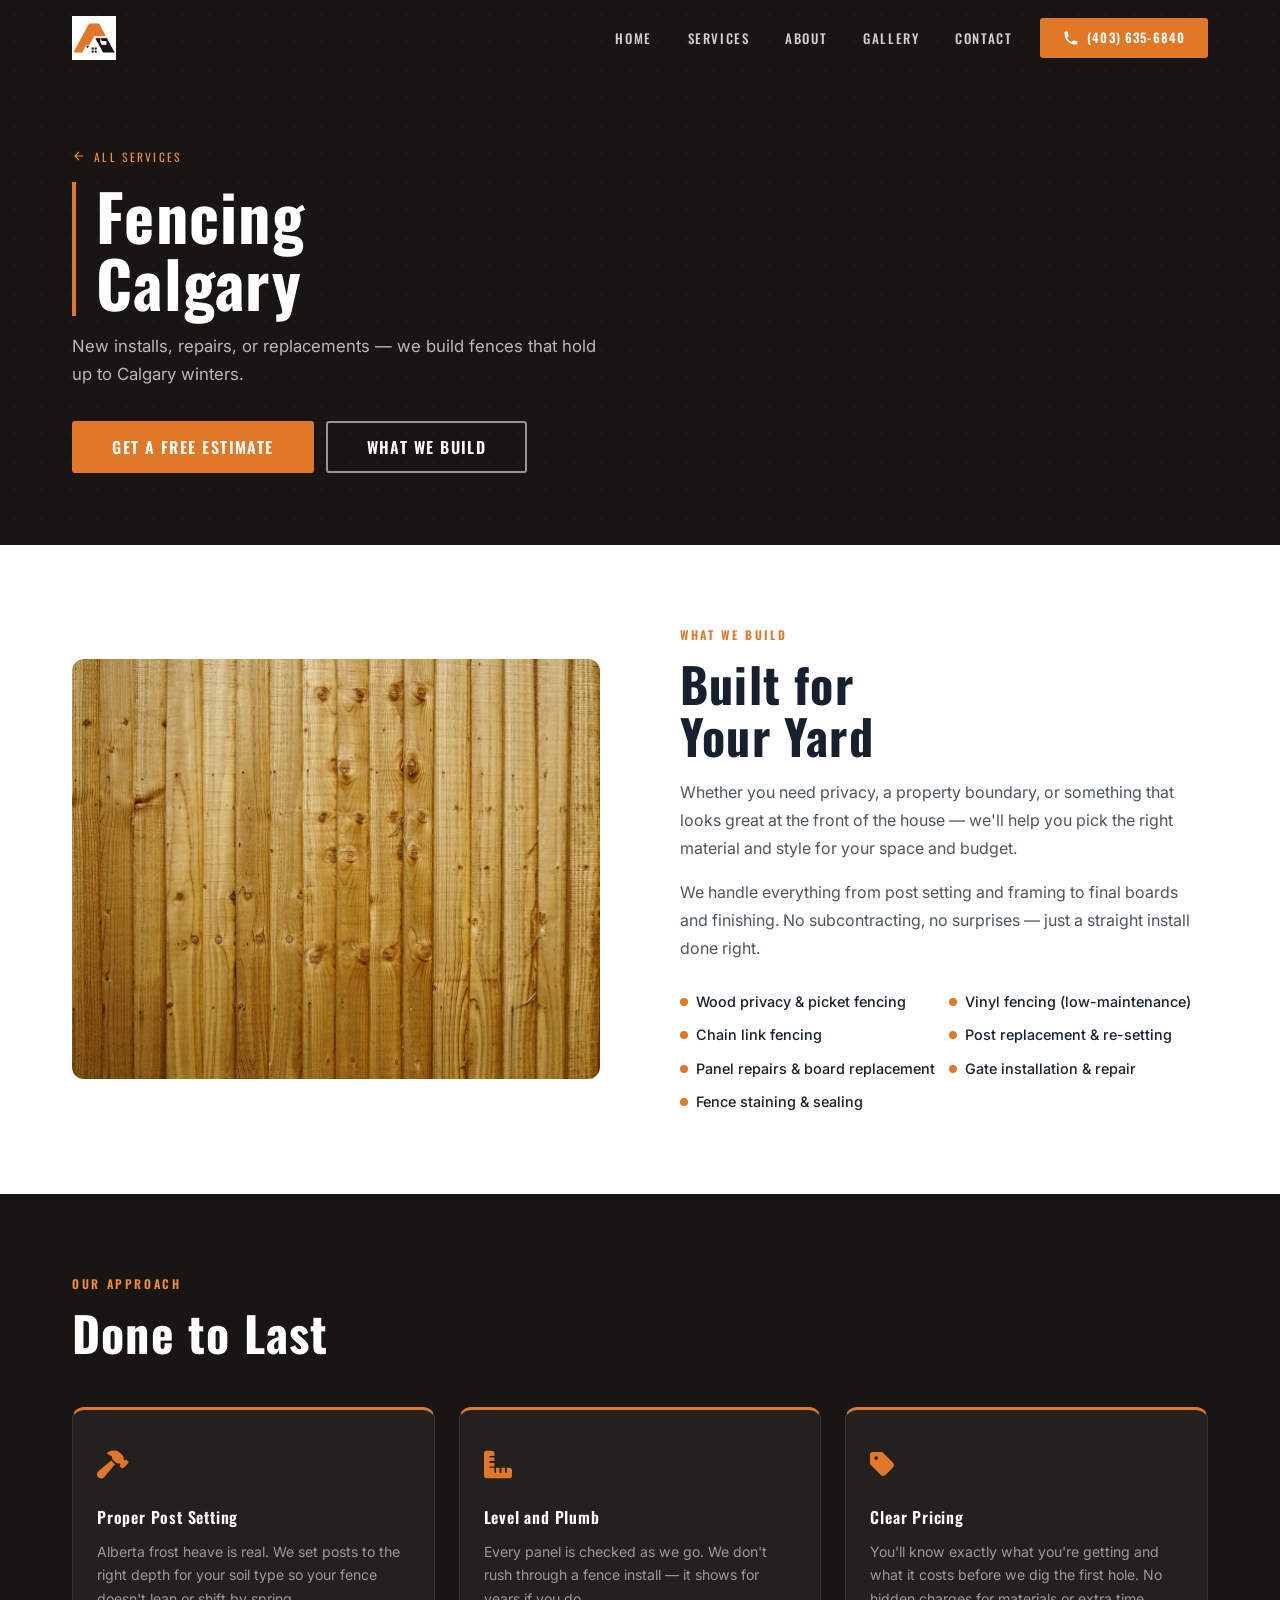
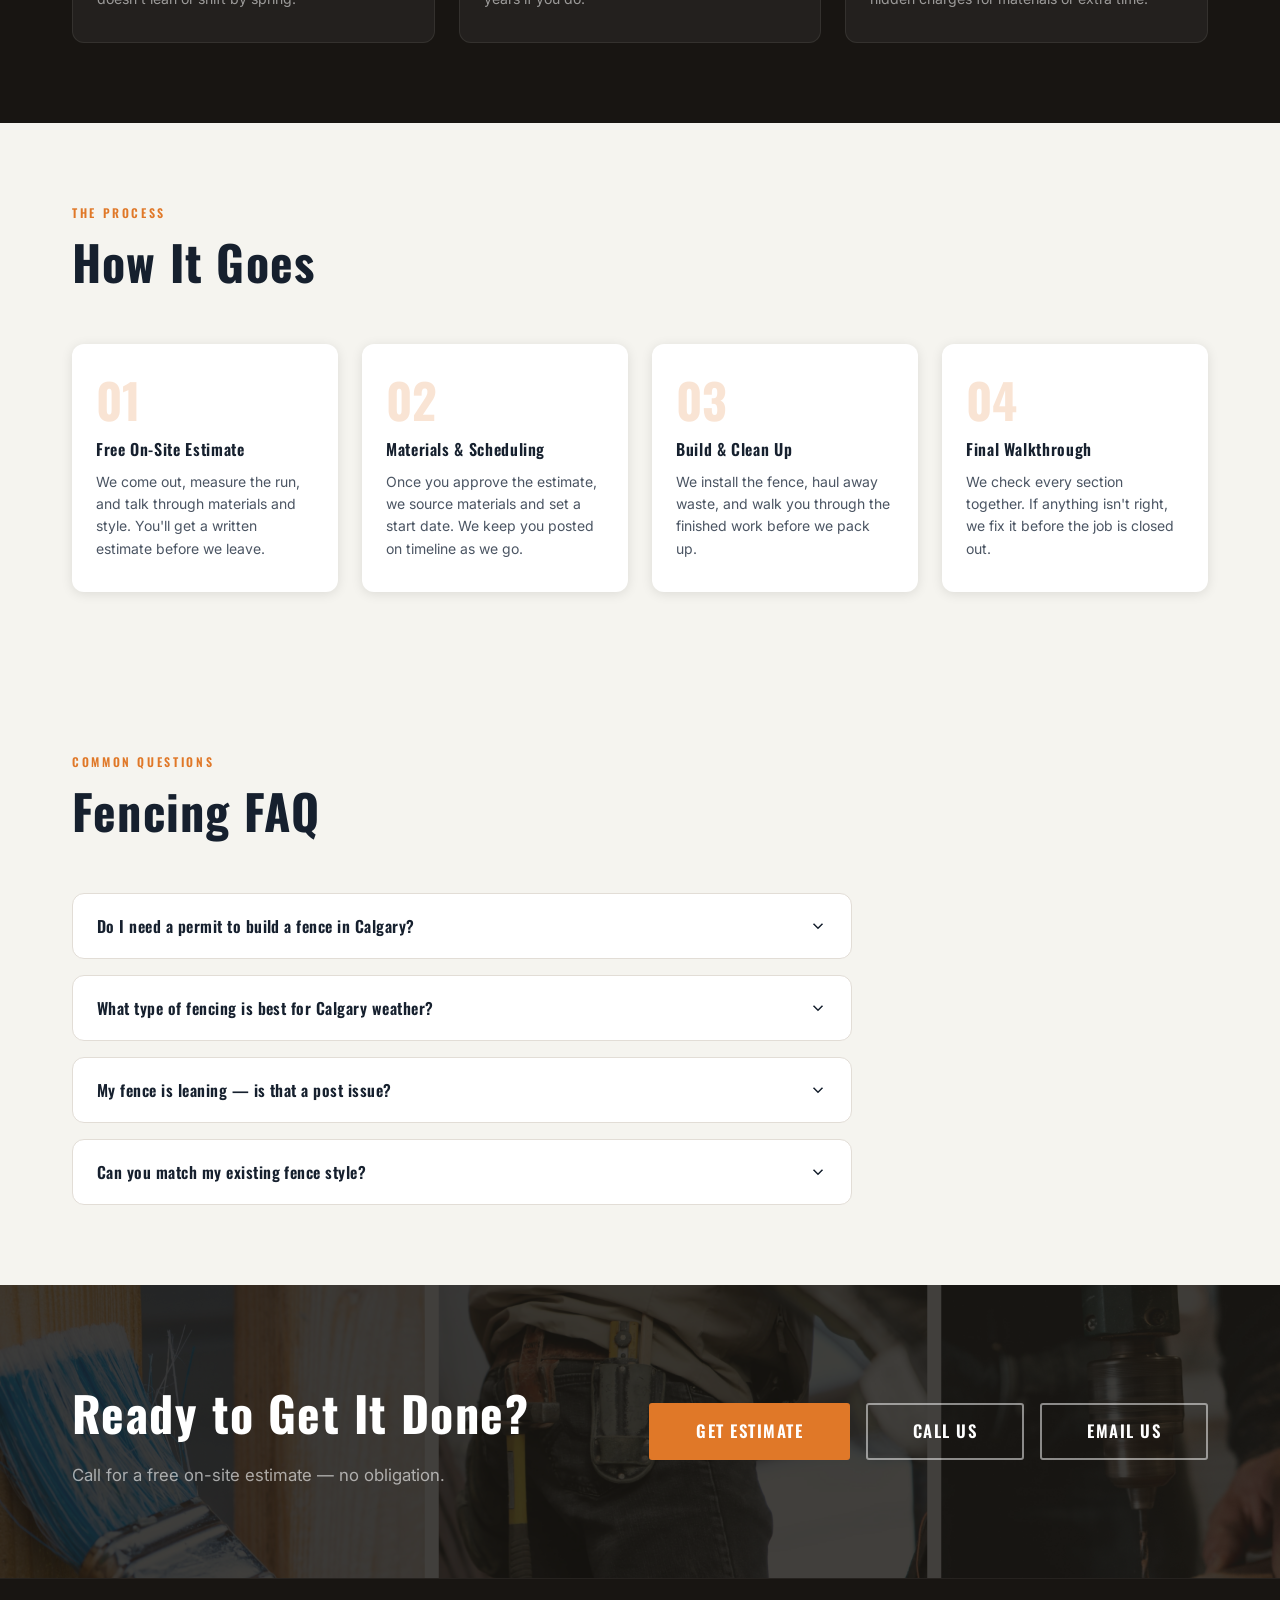
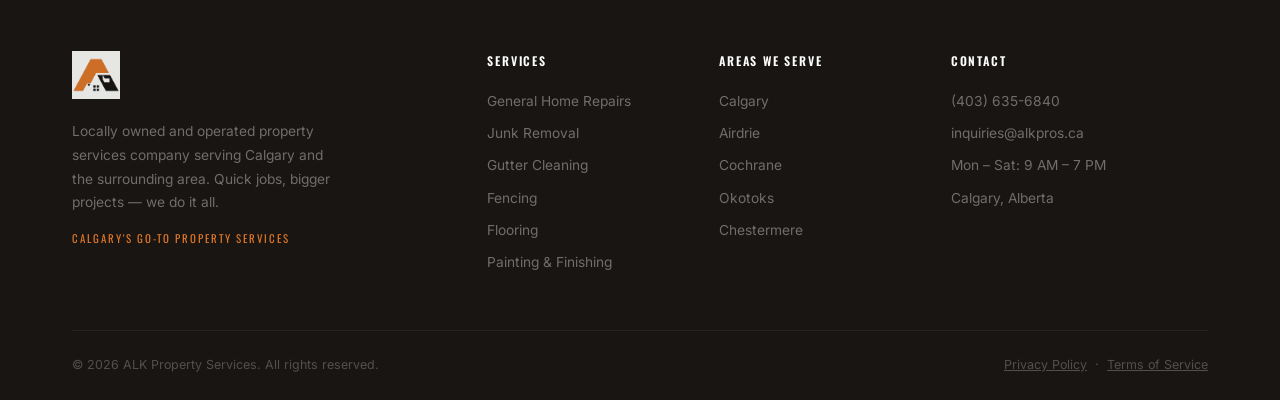
<file: fencing.html>
<!DOCTYPE html>
<html lang="en">
<head>
    <meta charset="UTF-8">
    <meta name="viewport" content="width=device-width, initial-scale=1.0">
    <link rel="icon" href="Resources/favicon.ico" type="image/x-icon">
    <link rel="shortcut icon" href="Resources/favicon.ico" type="image/x-icon">
    <title>Fencing Calgary | ALK Property Services</title>
    <meta name="description" content="Fencing installation and repair in Calgary. Wood, vinyl, chain link — new installs, repairs, and replacements. Get a free estimate from ALK Property Services.">
    <link rel="preconnect" href="https://fonts.googleapis.com">
    <link rel="preconnect" href="https://fonts.gstatic.com" crossorigin>
    <link href="https://fonts.googleapis.com/css2?family=Oswald:wght@400;500;600;700&family=Inter:ital,wght@0,300;0,400;0,500;0,600;0,700;1,400&family=Playfair+Display:ital,wght@1,700&display=swap" rel="stylesheet">
    <link rel="stylesheet" href="styles.css">
    <link rel="stylesheet" href="https://cdnjs.cloudflare.com/ajax/libs/font-awesome/6.5.2/css/all.min.css">
    <link rel="canonical" href="https://alkpros.ca/fencing.html">
    <meta property="og:type"        content="website">
    <meta property="og:url"         content="https://alkpros.ca/fencing.html">
    <meta property="og:site_name"   content="ALK Property Services">
    <meta property="og:title"       content="Fencing Calgary | ALK Property Services">
    <meta property="og:description" content="Fencing installation and repair in Calgary. Wood, vinyl, chain link — new installs, repairs, and replacements. Free estimates from ALK Property Services.">
    <meta property="og:image"       content="https://alkpros.ca/Resources/hero.webp">
    <meta property="og:image:alt"   content="ALK Property Services — Calgary Fencing">
    <meta name="twitter:card"        content="summary_large_image">
    <meta name="twitter:title"       content="Fencing Calgary | ALK Property Services">
    <meta name="twitter:description" content="Fencing installation and repair in Calgary — free estimates, honest pricing.">
    <meta name="twitter:image"       content="https://alkpros.ca/Resources/hero.webp">
    <script type="application/ld+json">
    {
      "@context": "https://schema.org",
      "@type": "FAQPage",
      "mainEntity": [
        { "@type": "Question", "name": "Do I need a permit to build a fence in Calgary?", "acceptedAnswer": { "@type": "Answer", "text": "In most cases, residential fences in Calgary don't require a permit if they're under 2 metres (6.5 ft) in the backyard or 1 metre (3.3 ft) in the front yard. We'll let you know if your project falls into a grey area and what to do about it." } },
        { "@type": "Question", "name": "What type of fencing is best for Calgary weather?", "acceptedAnswer": { "@type": "Answer", "text": "Pressure-treated wood holds up well and is the most popular choice. Vinyl is low-maintenance and doesn't rot. Chain link is very durable and the most budget-friendly. We'll talk through what fits your needs and budget when we visit." } },
        { "@type": "Question", "name": "My fence is leaning — is that a post issue?", "acceptedAnswer": { "@type": "Answer", "text": "Usually, yes. Leaning fences in Calgary are typically caused by frost heave shifting posts that weren't set deep enough. We can assess whether you need a full re-post or just a correction to a few sections." } },
        { "@type": "Question", "name": "Can you match my existing fence style?", "acceptedAnswer": { "@type": "Answer", "text": "In most cases, yes. If you're extending an existing fence or repairing a section, we'll do our best to match the board style, spacing, height, and finish so it blends in. Send us a photo when you call and we'll confirm." } }
      ]
    }
    </script>
</head>
<body>

    <nav id="navbar">
        <div class="nav-container">
            <a href="index.html" class="nav-logo" aria-label="ALK Property Services - Home">
                <img src="Resources/logo_withouttext.png" alt="ALK Property Services" class="nav-logo-img">
            </a>
            <ul class="nav-links" role="list">
                <li><a href="index.html">Home</a></li>
                <li><a href="index.html#services">Services</a></li>
                <li><a href="index.html#about">About</a></li>
                <li><a href="index.html#gallery">Gallery</a></li>
                <li><a href="index.html#contact">Contact</a></li>
            </ul>
            <a href="tel:4036356840" class="btn btn-accent nav-cta">
                <svg class="btn-icon" viewBox="0 0 20 20" fill="currentColor"><path d="M2 3a1 1 0 011-1h2.153a1 1 0 01.986.836l.74 4.435a1 1 0 01-.54 1.06l-1.548.773a11.037 11.037 0 006.105 6.105l.774-1.548a1 1 0 011.059-.54l4.435.74a1 1 0 01.836.986V17a1 1 0 01-1 1h-2C7.82 18 2 12.18 2 5V3z"/></svg>
                (403) 635-6840
            </a>
            <button class="hamburger" id="hamburger" aria-label="Toggle navigation menu" aria-expanded="false">
                <span></span><span></span><span></span>
            </button>
        </div>
    </nav>

    <div class="mobile-overlay" id="mobileOverlay" aria-hidden="true"></div>
    <nav class="mobile-menu" id="mobileMenu">
        <ul role="list">
            <li><a href="index.html" class="mobile-link">Home</a></li>
            <li><a href="index.html#services" class="mobile-link">Services</a></li>
            <li><a href="index.html#about" class="mobile-link">About</a></li>
            <li><a href="index.html#gallery" class="mobile-link">Gallery</a></li>
            <li><a href="index.html#contact" class="mobile-link">Contact</a></li>
        </ul>
        <a href="tel:4036356840" class="btn btn-accent mobile-cta">(403) 635-6840</a>
        <a href="sms:+14036356840" class="btn btn-ghost mobile-cta">Text Us</a>
        <div class="mobile-contact-footer">
            <p>Mon – Sat &nbsp;·&nbsp; 9 AM – 7 PM</p>
            <p>inquiries@alkpros.ca</p>
        </div>
    </nav>

    <section class="page-hero">
        <div class="page-hero-content">
            <a href="index.html#services" class="page-hero-eyebrow">
                <svg viewBox="0 0 24 24" fill="none" stroke="currentColor" stroke-width="2"><path d="M19 12H5M12 5l-7 7 7 7"/></svg>
                All Services
            </a>
            <h1 class="page-hero-title">Fencing<br>Calgary</h1>
            <p class="page-hero-sub">New installs, repairs, or replacements — we build fences that hold up to Calgary winters.</p>
            <div class="page-hero-ctas">
                <a href="tel:4036356840" class="btn btn-accent btn-lg">Get a Free Estimate</a>
                <a href="#what-we-build" class="btn btn-ghost btn-lg">What We Build</a>
            </div>
        </div>
    </section>

    <section class="sp-intro" id="what-we-build">
        <div class="container">
            <div class="sp-intro-grid">
                <div class="sp-intro-img" data-animate>
                    <img src="Resources/fencing_main.webp" alt="Fencing installation by ALK Property Services" loading="lazy">
                </div>
                <div class="sp-intro-copy" data-animate>
                    <span class="eyebrow">What We Build</span>
                    <h2 class="section-title">Built for<br>Your Yard</h2>
                    <p>Whether you need privacy, a property boundary, or something that looks great at the front of the house — we'll help you pick the right material and style for your space and budget.</p>
                    <p>We handle everything from post setting and framing to final boards and finishing. No subcontracting, no surprises — just a straight install done right.</p>
                    <ul class="sp-service-list">
                        <li>Wood privacy &amp; picket fencing</li>
                        <li>Vinyl fencing (low-maintenance)</li>
                        <li>Chain link fencing</li>
                        <li>Post replacement &amp; re-setting</li>
                        <li>Panel repairs &amp; board replacement</li>
                        <li>Gate installation &amp; repair</li>
                        <li>Fence staining &amp; sealing</li>
                    </ul>
                </div>
            </div>
        </div>
    </section>

    <section class="sp-why">
        <div class="container">
            <span class="eyebrow">Our Approach</span>
            <h2 class="section-title">Done to Last</h2>
            <div class="sp-why-grid">
                <div class="sp-why-card" data-animate>
                    <div class="sp-why-icon"><i class="fa-solid fa-hammer"></i></div>
                    <h4>Proper Post Setting</h4>
                    <p>Alberta frost heave is real. We set posts to the right depth for your soil type so your fence doesn't lean or shift by spring.</p>
                </div>
                <div class="sp-why-card" data-animate>
                    <div class="sp-why-icon"><i class="fa-solid fa-ruler-combined"></i></div>
                    <h4>Level and Plumb</h4>
                    <p>Every panel is checked as we go. We don't rush through a fence install — it shows for years if you do.</p>
                </div>
                <div class="sp-why-card" data-animate>
                    <div class="sp-why-icon"><i class="fa-solid fa-tag"></i></div>
                    <h4>Clear Pricing</h4>
                    <p>You'll know exactly what you're getting and what it costs before we dig the first hole. No hidden charges for materials or extra time.</p>
                </div>
            </div>
        </div>
    </section>

    <section class="sp-process">
        <div class="container">
            <div class="section-header">
                <span class="eyebrow">The Process</span>
                <h2 class="section-title">How It Goes</h2>
            </div>
            <div class="sp-steps">
                <div class="sp-step" data-animate>
                    <div class="sp-step-num">01</div>
                    <h4>Free On-Site Estimate</h4>
                    <p>We come out, measure the run, and talk through materials and style. You'll get a written estimate before we leave.</p>
                </div>
                <div class="sp-step" data-animate>
                    <div class="sp-step-num">02</div>
                    <h4>Materials &amp; Scheduling</h4>
                    <p>Once you approve the estimate, we source materials and set a start date. We keep you posted on timeline as we go.</p>
                </div>
                <div class="sp-step" data-animate>
                    <div class="sp-step-num">03</div>
                    <h4>Build &amp; Clean Up</h4>
                    <p>We install the fence, haul away waste, and walk you through the finished work before we pack up.</p>
                </div>
                <div class="sp-step" data-animate>
                    <div class="sp-step-num">04</div>
                    <h4>Final Walkthrough</h4>
                    <p>We check every section together. If anything isn't right, we fix it before the job is closed out.</p>
                </div>
            </div>
        </div>
    </section>

    <section class="sp-faq">
        <div class="container">
            <div class="section-header">
                <span class="eyebrow">Common Questions</span>
                <h2 class="section-title">Fencing FAQ</h2>
            </div>
            <div class="sp-faq-list">

                <div class="sp-faq-item">
                    <button class="sp-faq-q">
                        Do I need a permit to build a fence in Calgary?
                        <svg class="sp-faq-chevron" viewBox="0 0 24 24" fill="none" stroke-width="2"><path d="M6 9l6 6 6-6"/></svg>
                    </button>
                    <div class="sp-faq-a">
                        <p>In most cases, residential fences in Calgary don't require a permit if they're under 2 metres (6.5 ft) in the backyard or 1 metre (3.3 ft) in the front yard. We'll let you know if your project falls into a grey area and what to do about it.</p>
                    </div>
                </div>

                <div class="sp-faq-item">
                    <button class="sp-faq-q">
                        What type of fencing is best for Calgary weather?
                        <svg class="sp-faq-chevron" viewBox="0 0 24 24" fill="none" stroke-width="2"><path d="M6 9l6 6 6-6"/></svg>
                    </button>
                    <div class="sp-faq-a">
                        <p>Pressure-treated wood holds up well and is the most popular choice. Vinyl is low-maintenance and doesn't rot. Chain link is very durable and the most budget-friendly. We'll talk through what fits your needs and budget when we visit.</p>
                    </div>
                </div>

                <div class="sp-faq-item">
                    <button class="sp-faq-q">
                        My fence is leaning — is that a post issue?
                        <svg class="sp-faq-chevron" viewBox="0 0 24 24" fill="none" stroke-width="2"><path d="M6 9l6 6 6-6"/></svg>
                    </button>
                    <div class="sp-faq-a">
                        <p>Usually, yes. Leaning fences in Calgary are typically caused by frost heave shifting posts that weren't set deep enough. We can assess whether you need a full re-post or just a correction to a few sections.</p>
                    </div>
                </div>

                <div class="sp-faq-item">
                    <button class="sp-faq-q">
                        Can you match my existing fence style?
                        <svg class="sp-faq-chevron" viewBox="0 0 24 24" fill="none" stroke-width="2"><path d="M6 9l6 6 6-6"/></svg>
                    </button>
                    <div class="sp-faq-a">
                        <p>In most cases, yes. If you're extending an existing fence or repairing a section, we'll do our best to match the board style, spacing, height, and finish so it blends in. Send us a photo when you call and we'll confirm.</p>
                    </div>
                </div>

            </div>
        </div>
    </section>

    <section id="cta-band">
        <div class="cta-band-bg"></div>
        <div class="cta-band-overlay"></div>
        <div class="container cta-band-inner">
            <div class="cta-band-copy">
                <h2>Ready to Get It Done?</h2>
                <p>Call for a free on-site estimate — no obligation.</p>
            </div>
            <div class="cta-band-actions">
                <a href="https://docs.google.com/forms/d/e/1FAIpQLSdDCa2lTQlZHXl2AHuODdCyb0tzHTBVv9EBdZqP966cgFKwFw/viewform" target="_blank" rel="noopener" class="btn btn-accent btn-xl">Get Estimate</a>
                <a href="tel:4036356840" class="btn btn-ghost-light btn-xl">Call Us</a>
                <a href="mailto:inquiries@alkpros.ca" class="btn btn-ghost-light btn-xl">Email Us</a>
            </div>
        </div>
    </section>

    <footer id="footer">
        <div class="container">
            <div class="footer-grid">
                <div class="footer-brand">
                    <img src="Resources/logo_withouttext.png" alt="ALK Property Services" class="footer-logo-img">
                    <p>Locally owned and operated property services company serving Calgary and the surrounding area. Quick jobs, bigger projects — we do it all.</p>
                    <p class="footer-tagline">Calgary's Go-To Property Services</p>
                </div>
                <div class="footer-col">
                    <h4>Services</h4>
                    <ul>
                        <li><a href="repairs.html">General Home Repairs</a></li>
                        <li><a href="junk-removal.html">Junk Removal</a></li>
                        <li><a href="gutter-cleaning.html">Gutter Cleaning</a></li>
                        <li><a href="fencing.html">Fencing</a></li>
                        <li><a href="flooring.html">Flooring</a></li>
                        <li><a href="painting.html">Painting &amp; Finishing</a></li>
                    </ul>
                </div>
                <div class="footer-col">
                    <h4>Areas We Serve</h4>
                    <ul>
                        <li>Calgary</li>
                        <li>Airdrie</li>
                        <li>Cochrane</li>
                        <li>Okotoks</li>
                        <li>Chestermere</li>
                    </ul>
                </div>
                <div class="footer-col">
                    <h4>Contact</h4>
                    <ul>
                        <li><a href="tel:4036356840">(403) 635-6840</a></li>
                        <li><a href="mailto:inquiries@alkpros.ca">inquiries@alkpros.ca</a></li>
                        <li>Mon – Sat: 9 AM – 7 PM</li>
                        <li>Calgary, Alberta</li>
                    </ul>
                </div>
            </div>
            <div class="footer-bottom">
                <p>&copy; 2026 ALK Property Services. All rights reserved.</p>
                <p><a href="privacy-policy.html">Privacy Policy</a> &nbsp;·&nbsp; <a href="terms-of-service.html">Terms of Service</a></p>
            </div>
        </div>
    </footer>

    <script src="script.js"></script>
    <script>
        document.querySelectorAll('.sp-faq-q').forEach(btn => {
            btn.addEventListener('click', () => {
                const item = btn.closest('.sp-faq-item');
                const isOpen = item.classList.contains('open');
                document.querySelectorAll('.sp-faq-item').forEach(i => i.classList.remove('open'));
                if (!isOpen) item.classList.add('open');
            });
        });
    </script>
</body>
</html>
</file>
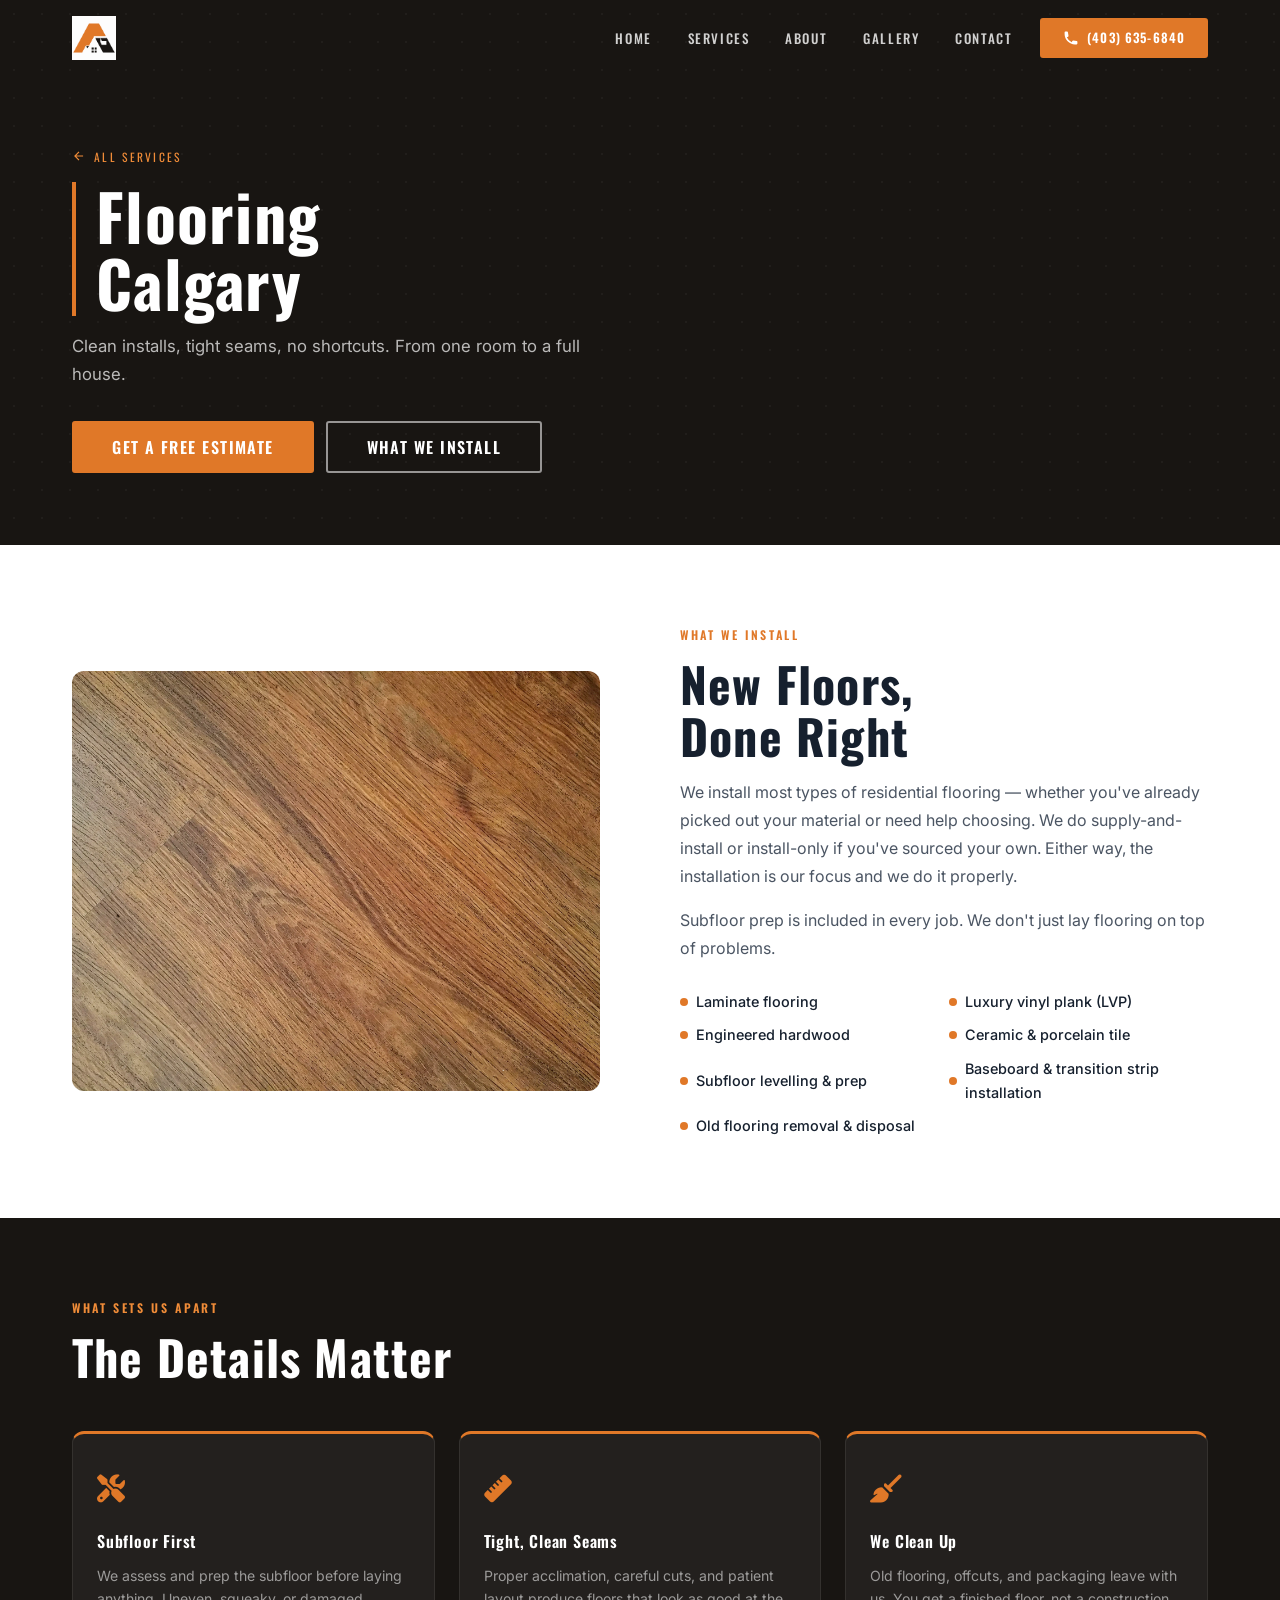
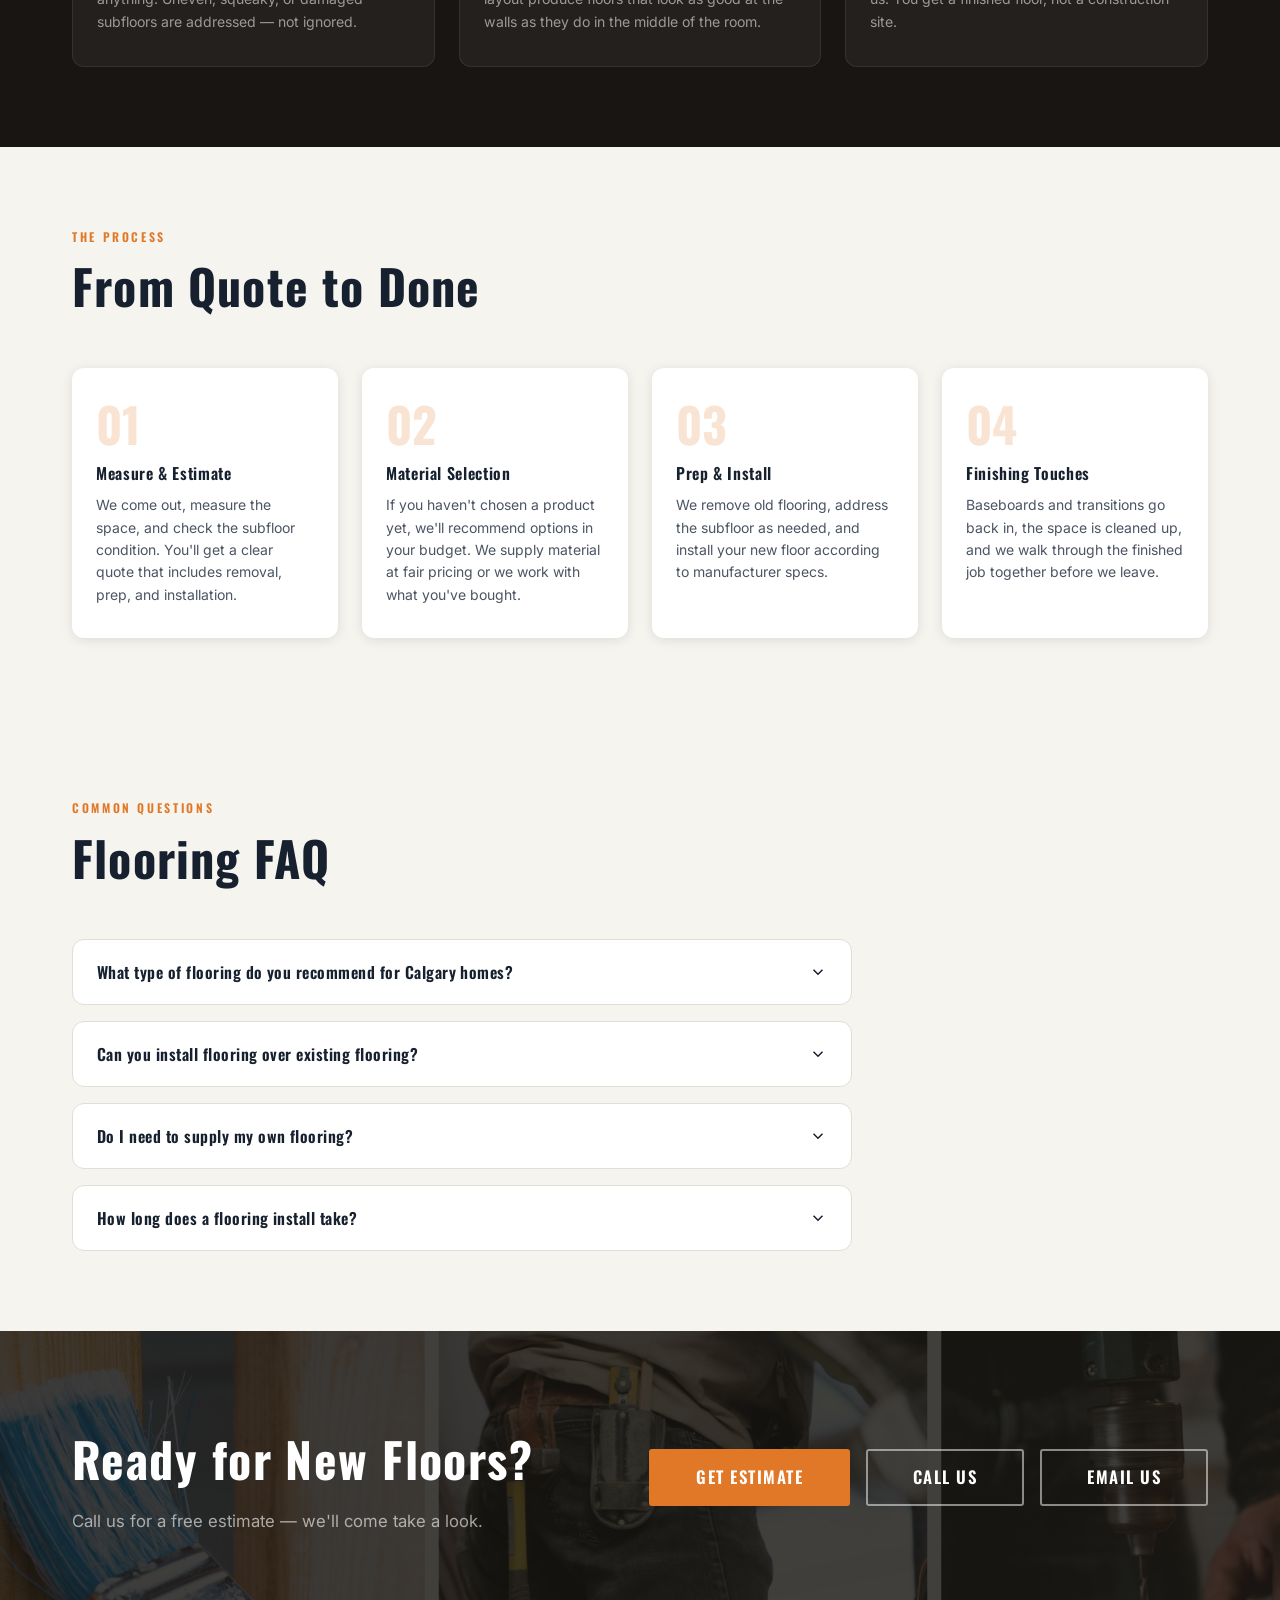
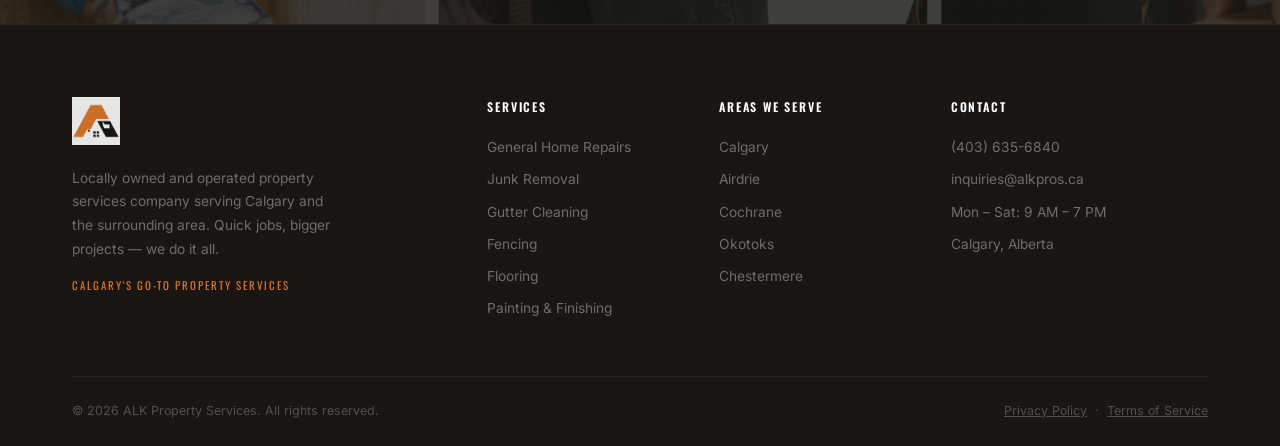
<file: flooring.html>
<!DOCTYPE html>
<html lang="en">
<head>
    <meta charset="UTF-8">
    <meta name="viewport" content="width=device-width, initial-scale=1.0">
    <link rel="icon" href="Resources/favicon.ico" type="image/x-icon">
    <link rel="shortcut icon" href="Resources/favicon.ico" type="image/x-icon">
    <title>Flooring Calgary | ALK Property Services</title>
    <meta name="description" content="Flooring installation in Calgary. Laminate, vinyl plank, hardwood, tile — supply and install or install-only. Get a free estimate from ALK Property Services.">
    <link rel="preconnect" href="https://fonts.googleapis.com">
    <link rel="preconnect" href="https://fonts.gstatic.com" crossorigin>
    <link href="https://fonts.googleapis.com/css2?family=Oswald:wght@400;500;600;700&family=Inter:ital,wght@0,300;0,400;0,500;0,600;0,700;1,400&family=Playfair+Display:ital,wght@1,700&display=swap" rel="stylesheet">
    <link rel="stylesheet" href="styles.css">
    <link rel="stylesheet" href="https://cdnjs.cloudflare.com/ajax/libs/font-awesome/6.5.2/css/all.min.css">
    <link rel="canonical" href="https://alkpros.ca/flooring.html">
    <meta property="og:type"        content="website">
    <meta property="og:url"         content="https://alkpros.ca/flooring.html">
    <meta property="og:site_name"   content="ALK Property Services">
    <meta property="og:title"       content="Flooring Calgary | ALK Property Services">
    <meta property="og:description" content="Flooring installation in Calgary. Laminate, vinyl plank, hardwood, tile — supply and install or install-only. Free estimates from ALK Property Services.">
    <meta property="og:image"       content="https://alkpros.ca/Resources/hero.webp">
    <meta property="og:image:alt"   content="ALK Property Services — Calgary Flooring">
    <meta name="twitter:card"        content="summary_large_image">
    <meta name="twitter:title"       content="Flooring Calgary | ALK Property Services">
    <meta name="twitter:description" content="Flooring installation in Calgary — supply and install or install-only. Free estimates.">
    <meta name="twitter:image"       content="https://alkpros.ca/Resources/hero.webp">
    <script type="application/ld+json">
    {
      "@context": "https://schema.org",
      "@type": "FAQPage",
      "mainEntity": [
        { "@type": "Question", "name": "What type of flooring do you recommend for Calgary homes?", "acceptedAnswer": { "@type": "Answer", "text": "Luxury vinyl plank (LVP) is the most popular choice for Calgary right now — it handles our temperature swings and humidity well, it's waterproof, durable, and looks great. Laminate is a solid budget-friendly option. We'll help you pick what makes sense for your space." } },
        { "@type": "Question", "name": "Can you install flooring over existing flooring?", "acceptedAnswer": { "@type": "Answer", "text": "Sometimes — it depends on what's there and what's going down. We assess on a case-by-case basis. Many installations actually benefit from a clean substrate, and we often recommend removing the old layer to avoid height issues and ensure proper adhesion or locking." } },
        { "@type": "Question", "name": "Do I need to supply my own flooring?", "acceptedAnswer": { "@type": "Answer", "text": "Either works. We can source material at fair pricing and include it in the estimate, or you can purchase your own and we'll install it. If you buy your own, make sure it's properly acclimated before install day — we'll remind you how long you need." } },
        { "@type": "Question", "name": "How long does a flooring install take?", "acceptedAnswer": { "@type": "Answer", "text": "A typical room (200–300 sq ft) takes about a day including prep. A full main floor might take 2–3 days. Tile takes a bit longer due to drying time. We'll give you a realistic timeline when we estimate the job." } }
      ]
    }
    </script>
</head>
<body>

    <nav id="navbar">
        <div class="nav-container">
            <a href="index.html" class="nav-logo" aria-label="ALK Property Services - Home">
                <img src="Resources/logo_withouttext.png" alt="ALK Property Services" class="nav-logo-img">
            </a>
            <ul class="nav-links" role="list">
                <li><a href="index.html">Home</a></li>
                <li><a href="index.html#services">Services</a></li>
                <li><a href="index.html#about">About</a></li>
                <li><a href="index.html#gallery">Gallery</a></li>
                <li><a href="index.html#contact">Contact</a></li>
            </ul>
            <a href="tel:4036356840" class="btn btn-accent nav-cta">
                <svg class="btn-icon" viewBox="0 0 20 20" fill="currentColor"><path d="M2 3a1 1 0 011-1h2.153a1 1 0 01.986.836l.74 4.435a1 1 0 01-.54 1.06l-1.548.773a11.037 11.037 0 006.105 6.105l.774-1.548a1 1 0 011.059-.54l4.435.74a1 1 0 01.836.986V17a1 1 0 01-1 1h-2C7.82 18 2 12.18 2 5V3z"/></svg>
                (403) 635-6840
            </a>
            <button class="hamburger" id="hamburger" aria-label="Toggle navigation menu" aria-expanded="false">
                <span></span><span></span><span></span>
            </button>
        </div>
    </nav>

    <div class="mobile-overlay" id="mobileOverlay" aria-hidden="true"></div>
    <nav class="mobile-menu" id="mobileMenu">
        <ul role="list">
            <li><a href="index.html" class="mobile-link">Home</a></li>
            <li><a href="index.html#services" class="mobile-link">Services</a></li>
            <li><a href="index.html#about" class="mobile-link">About</a></li>
            <li><a href="index.html#gallery" class="mobile-link">Gallery</a></li>
            <li><a href="index.html#contact" class="mobile-link">Contact</a></li>
        </ul>
        <a href="tel:4036356840" class="btn btn-accent mobile-cta">(403) 635-6840</a>
        <a href="sms:+14036356840" class="btn btn-ghost mobile-cta">Text Us</a>
        <div class="mobile-contact-footer">
            <p>Mon – Sat &nbsp;·&nbsp; 9 AM – 7 PM</p>
            <p>inquiries@alkpros.ca</p>
        </div>
    </nav>

    <section class="page-hero">
        <div class="page-hero-content">
            <a href="index.html#services" class="page-hero-eyebrow">
                <svg viewBox="0 0 24 24" fill="none" stroke="currentColor" stroke-width="2"><path d="M19 12H5M12 5l-7 7 7 7"/></svg>
                All Services
            </a>
            <h1 class="page-hero-title">Flooring<br>Calgary</h1>
            <p class="page-hero-sub">Clean installs, tight seams, no shortcuts. From one room to a full house.</p>
            <div class="page-hero-ctas">
                <a href="tel:4036356840" class="btn btn-accent btn-lg">Get a Free Estimate</a>
                <a href="#what-we-install" class="btn btn-ghost btn-lg">What We Install</a>
            </div>
        </div>
    </section>

    <section class="sp-intro" id="what-we-install">
        <div class="container">
            <div class="sp-intro-grid">
                <div class="sp-intro-img" data-animate>
                    <img src="Resources/flooring_main.webp" alt="Flooring installation by ALK Property Services" loading="lazy">
                </div>
                <div class="sp-intro-copy" data-animate>
                    <span class="eyebrow">What We Install</span>
                    <h2 class="section-title">New Floors,<br>Done Right</h2>
                    <p>We install most types of residential flooring — whether you've already picked out your material or need help choosing. We do supply-and-install or install-only if you've sourced your own. Either way, the installation is our focus and we do it properly.</p>
                    <p>Subfloor prep is included in every job. We don't just lay flooring on top of problems.</p>
                    <ul class="sp-service-list">
                        <li>Laminate flooring</li>
                        <li>Luxury vinyl plank (LVP)</li>
                        <li>Engineered hardwood</li>
                        <li>Ceramic &amp; porcelain tile</li>
                        <li>Subfloor levelling &amp; prep</li>
                        <li>Baseboard &amp; transition strip installation</li>
                        <li>Old flooring removal &amp; disposal</li>
                    </ul>
                </div>
            </div>
        </div>
    </section>

    <section class="sp-why">
        <div class="container">
            <span class="eyebrow">What Sets Us Apart</span>
            <h2 class="section-title">The Details Matter</h2>
            <div class="sp-why-grid">
                <div class="sp-why-card" data-animate>
                    <div class="sp-why-icon"><i class="fa-solid fa-screwdriver-wrench"></i></div>
                    <h4>Subfloor First</h4>
                    <p>We assess and prep the subfloor before laying anything. Uneven, squeaky, or damaged subfloors are addressed — not ignored.</p>
                </div>
                <div class="sp-why-card" data-animate>
                    <div class="sp-why-icon"><i class="fa-solid fa-ruler"></i></div>
                    <h4>Tight, Clean Seams</h4>
                    <p>Proper acclimation, careful cuts, and patient layout produce floors that look as good at the walls as they do in the middle of the room.</p>
                </div>
                <div class="sp-why-card" data-animate>
                    <div class="sp-why-icon"><i class="fa-solid fa-broom"></i></div>
                    <h4>We Clean Up</h4>
                    <p>Old flooring, offcuts, and packaging leave with us. You get a finished floor, not a construction site.</p>
                </div>
            </div>
        </div>
    </section>

    <section class="sp-process">
        <div class="container">
            <div class="section-header">
                <span class="eyebrow">The Process</span>
                <h2 class="section-title">From Quote to Done</h2>
            </div>
            <div class="sp-steps">
                <div class="sp-step" data-animate>
                    <div class="sp-step-num">01</div>
                    <h4>Measure &amp; Estimate</h4>
                    <p>We come out, measure the space, and check the subfloor condition. You'll get a clear quote that includes removal, prep, and installation.</p>
                </div>
                <div class="sp-step" data-animate>
                    <div class="sp-step-num">02</div>
                    <h4>Material Selection</h4>
                    <p>If you haven't chosen a product yet, we'll recommend options in your budget. We supply material at fair pricing or we work with what you've bought.</p>
                </div>
                <div class="sp-step" data-animate>
                    <div class="sp-step-num">03</div>
                    <h4>Prep &amp; Install</h4>
                    <p>We remove old flooring, address the subfloor as needed, and install your new floor according to manufacturer specs.</p>
                </div>
                <div class="sp-step" data-animate>
                    <div class="sp-step-num">04</div>
                    <h4>Finishing Touches</h4>
                    <p>Baseboards and transitions go back in, the space is cleaned up, and we walk through the finished job together before we leave.</p>
                </div>
            </div>
        </div>
    </section>

    <section class="sp-faq">
        <div class="container">
            <div class="section-header">
                <span class="eyebrow">Common Questions</span>
                <h2 class="section-title">Flooring FAQ</h2>
            </div>
            <div class="sp-faq-list">

                <div class="sp-faq-item">
                    <button class="sp-faq-q">
                        What type of flooring do you recommend for Calgary homes?
                        <svg class="sp-faq-chevron" viewBox="0 0 24 24" fill="none" stroke-width="2"><path d="M6 9l6 6 6-6"/></svg>
                    </button>
                    <div class="sp-faq-a">
                        <p>Luxury vinyl plank (LVP) is the most popular choice for Calgary right now — it handles our temperature swings and humidity well, it's waterproof, durable, and looks great. Laminate is a solid budget-friendly option. For tile, bathrooms and laundry rooms are ideal. We'll help you pick what makes sense for your space.</p>
                    </div>
                </div>

                <div class="sp-faq-item">
                    <button class="sp-faq-q">
                        Can you install flooring over existing flooring?
                        <svg class="sp-faq-chevron" viewBox="0 0 24 24" fill="none" stroke-width="2"><path d="M6 9l6 6 6-6"/></svg>
                    </button>
                    <div class="sp-faq-a">
                        <p>Sometimes — it depends on what's there and what's going down. We assess on a case-by-case basis. Many installations actually benefit from a clean substrate, and we often recommend removing the old layer to avoid height issues and ensure proper adhesion or locking.</p>
                    </div>
                </div>

                <div class="sp-faq-item">
                    <button class="sp-faq-q">
                        Do I need to supply my own flooring?
                        <svg class="sp-faq-chevron" viewBox="0 0 24 24" fill="none" stroke-width="2"><path d="M6 9l6 6 6-6"/></svg>
                    </button>
                    <div class="sp-faq-a">
                        <p>Either works. We can source material at fair pricing and include it in the estimate, or you can purchase your own and we'll install it. If you buy your own, make sure it's properly acclimated before install day — we'll remind you how long you need.</p>
                    </div>
                </div>

                <div class="sp-faq-item">
                    <button class="sp-faq-q">
                        How long does a flooring install take?
                        <svg class="sp-faq-chevron" viewBox="0 0 24 24" fill="none" stroke-width="2"><path d="M6 9l6 6 6-6"/></svg>
                    </button>
                    <div class="sp-faq-a">
                        <p>A typical room (200–300 sq ft) takes about a day including prep. A full main floor might take 2–3 days. Tile takes a bit longer due to drying time. We'll give you a realistic timeline when we estimate the job.</p>
                    </div>
                </div>

            </div>
        </div>
    </section>

    <section id="cta-band">
        <div class="cta-band-bg"></div>
        <div class="cta-band-overlay"></div>
        <div class="container cta-band-inner">
            <div class="cta-band-copy">
                <h2>Ready for New Floors?</h2>
                <p>Call us for a free estimate — we'll come take a look.</p>
            </div>
            <div class="cta-band-actions">
                <a href="https://docs.google.com/forms/d/e/1FAIpQLSdDCa2lTQlZHXl2AHuODdCyb0tzHTBVv9EBdZqP966cgFKwFw/viewform" target="_blank" rel="noopener" class="btn btn-accent btn-xl">Get Estimate</a>
                <a href="tel:4036356840" class="btn btn-ghost-light btn-xl">Call Us</a>
                <a href="mailto:inquiries@alkpros.ca" class="btn btn-ghost-light btn-xl">Email Us</a>
            </div>
        </div>
    </section>

    <footer id="footer">
        <div class="container">
            <div class="footer-grid">
                <div class="footer-brand">
                    <img src="Resources/logo_withouttext.png" alt="ALK Property Services" class="footer-logo-img">
                    <p>Locally owned and operated property services company serving Calgary and the surrounding area. Quick jobs, bigger projects — we do it all.</p>
                    <p class="footer-tagline">Calgary's Go-To Property Services</p>
                </div>
                <div class="footer-col">
                    <h4>Services</h4>
                    <ul>
                        <li><a href="repairs.html">General Home Repairs</a></li>
                        <li><a href="junk-removal.html">Junk Removal</a></li>
                        <li><a href="gutter-cleaning.html">Gutter Cleaning</a></li>
                        <li><a href="fencing.html">Fencing</a></li>
                        <li><a href="flooring.html">Flooring</a></li>
                        <li><a href="painting.html">Painting &amp; Finishing</a></li>
                    </ul>
                </div>
                <div class="footer-col">
                    <h4>Areas We Serve</h4>
                    <ul>
                        <li>Calgary</li>
                        <li>Airdrie</li>
                        <li>Cochrane</li>
                        <li>Okotoks</li>
                        <li>Chestermere</li>
                    </ul>
                </div>
                <div class="footer-col">
                    <h4>Contact</h4>
                    <ul>
                        <li><a href="tel:4036356840">(403) 635-6840</a></li>
                        <li><a href="mailto:inquiries@alkpros.ca">inquiries@alkpros.ca</a></li>
                        <li>Mon – Sat: 9 AM – 7 PM</li>
                        <li>Calgary, Alberta</li>
                    </ul>
                </div>
            </div>
            <div class="footer-bottom">
                <p>&copy; 2026 ALK Property Services. All rights reserved.</p>
                <p><a href="privacy-policy.html">Privacy Policy</a> &nbsp;·&nbsp; <a href="terms-of-service.html">Terms of Service</a></p>
            </div>
        </div>
    </footer>

    <script src="script.js"></script>
    <script>
        document.querySelectorAll('.sp-faq-q').forEach(btn => {
            btn.addEventListener('click', () => {
                const item = btn.closest('.sp-faq-item');
                const isOpen = item.classList.contains('open');
                document.querySelectorAll('.sp-faq-item').forEach(i => i.classList.remove('open'));
                if (!isOpen) item.classList.add('open');
            });
        });
    </script>
</body>
</html>
</file>
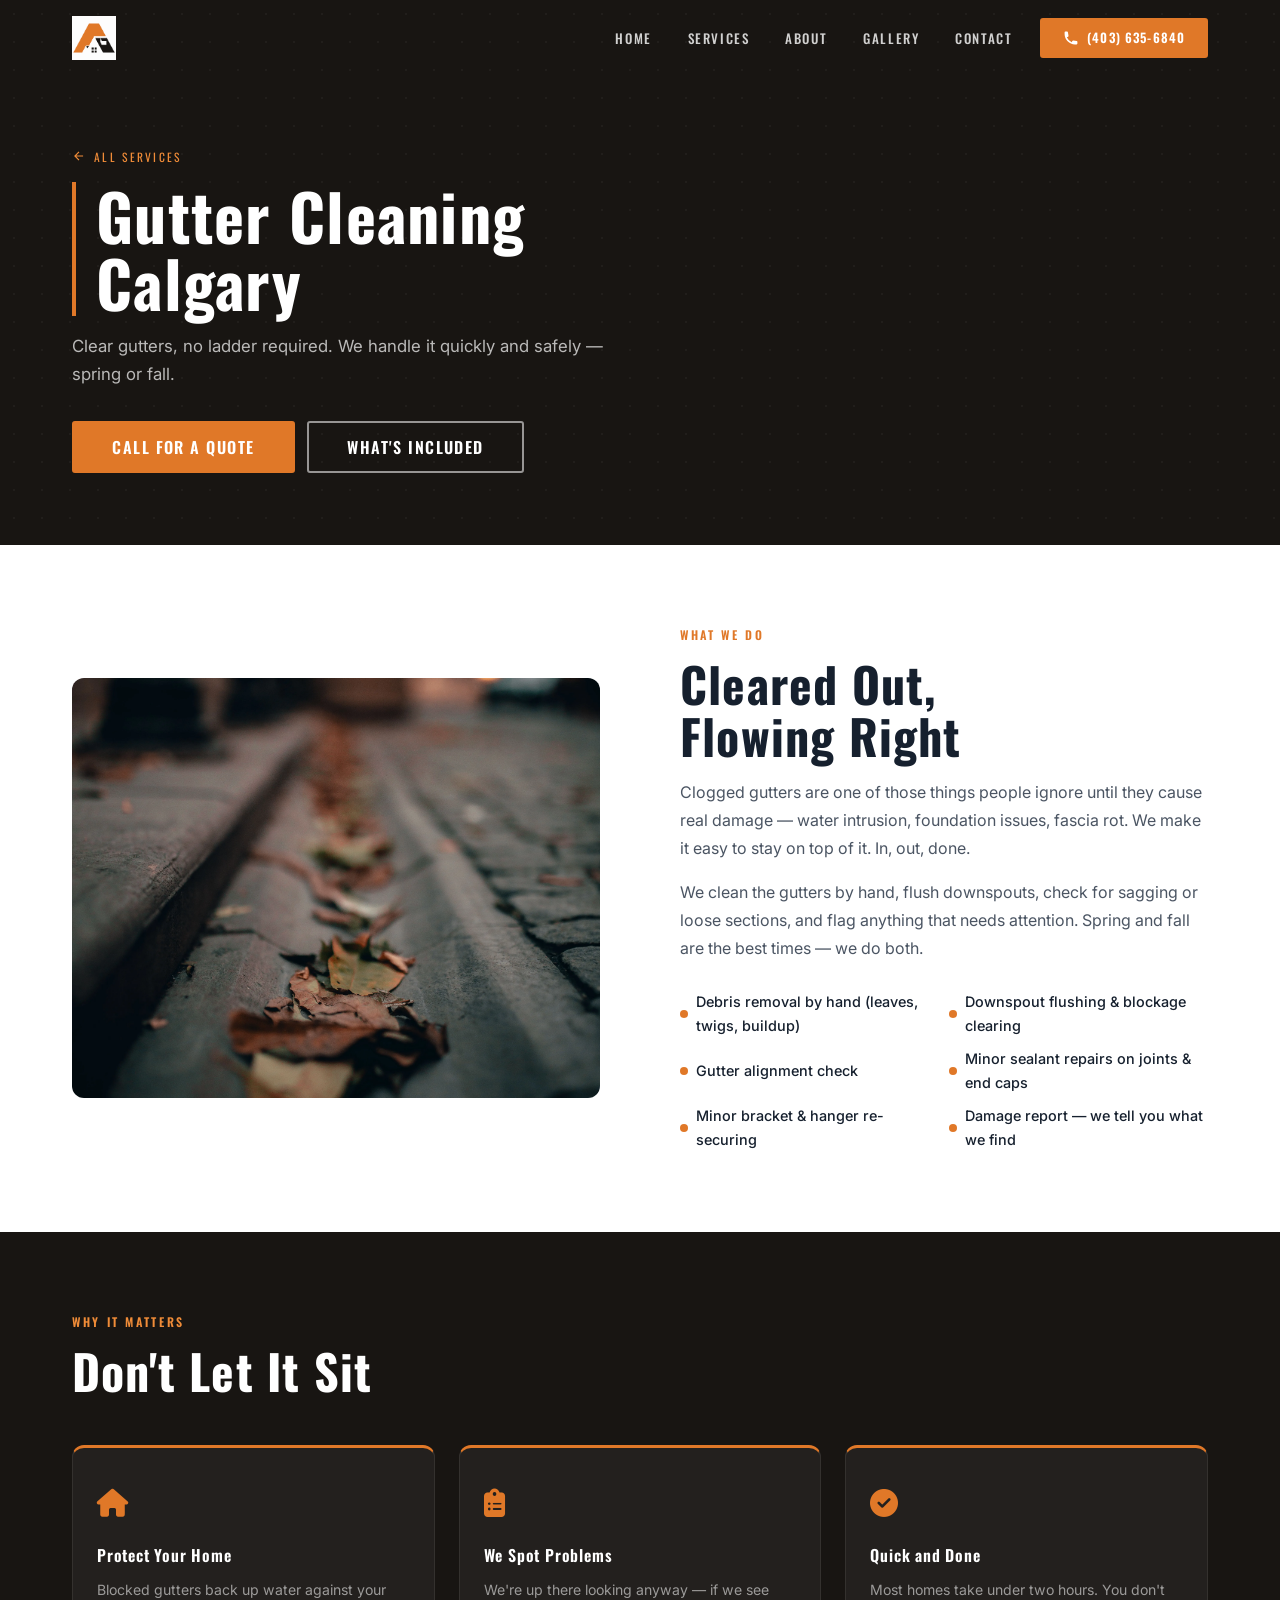
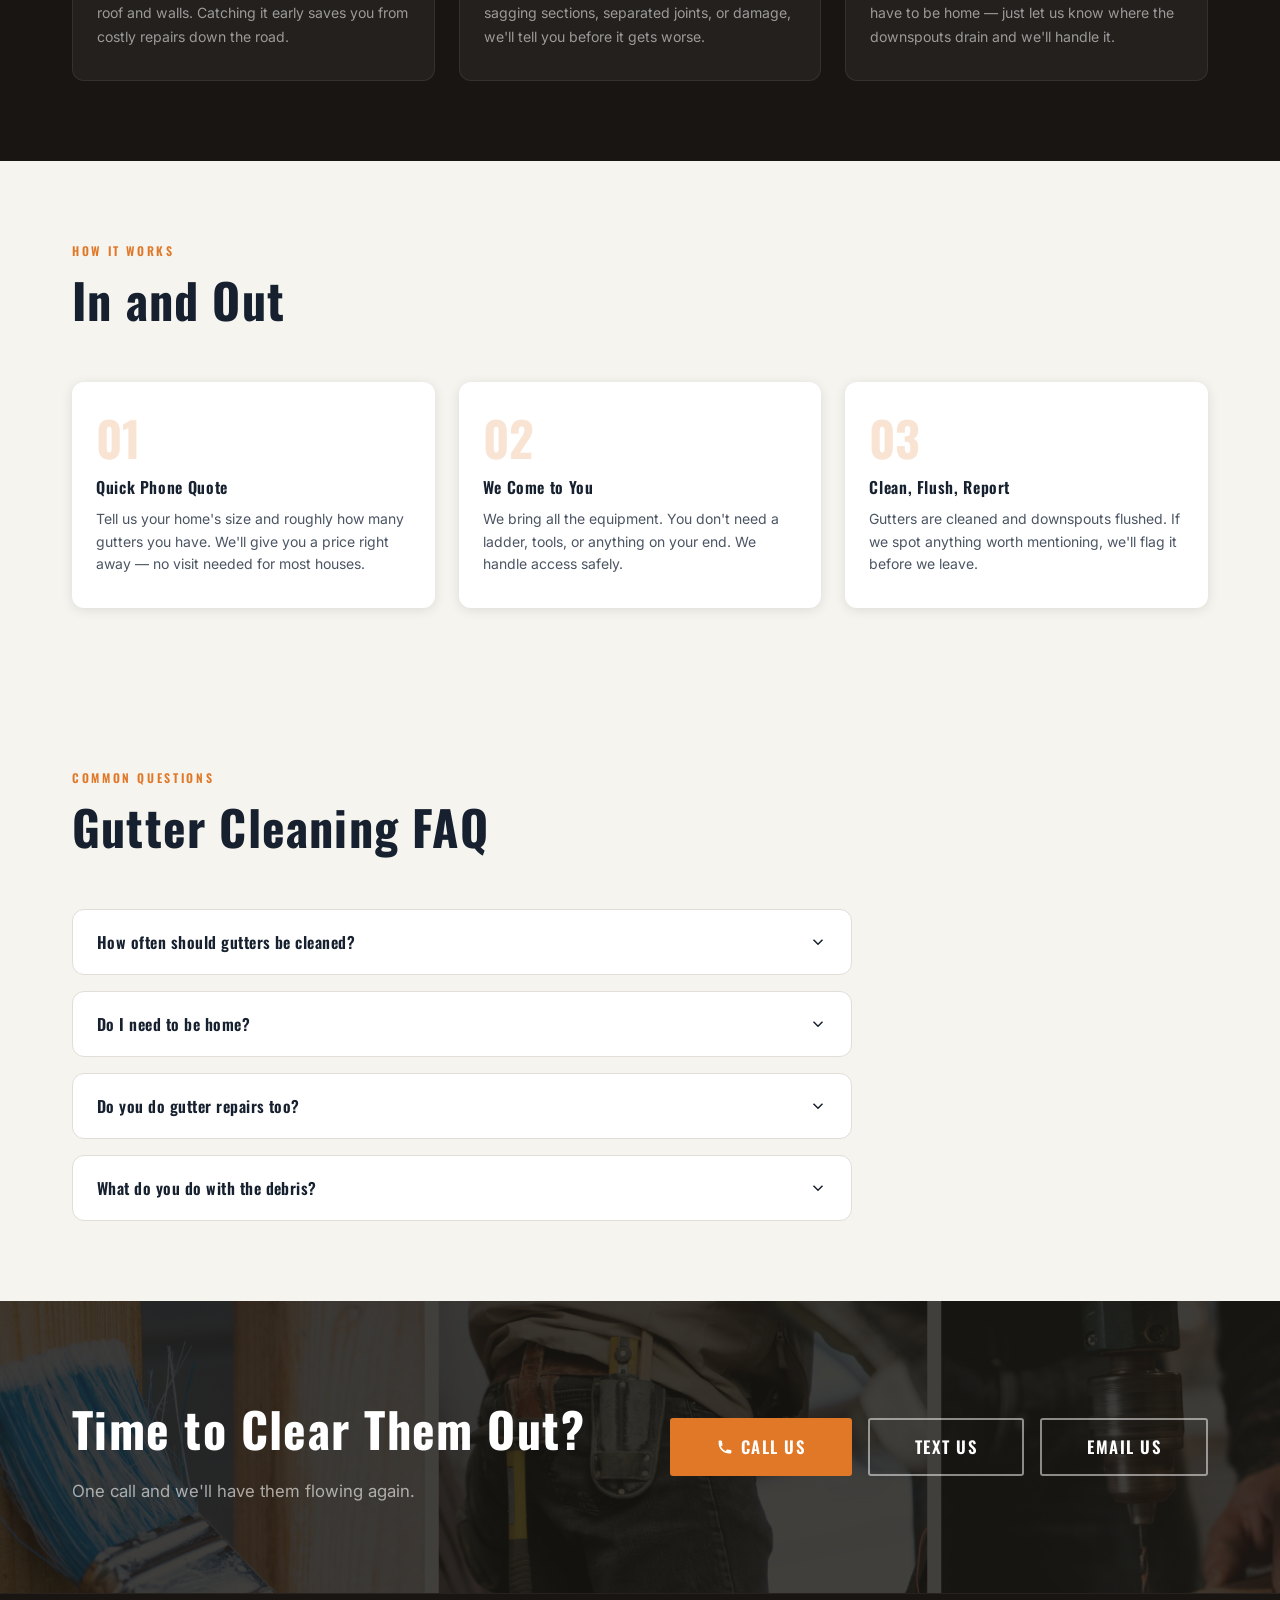
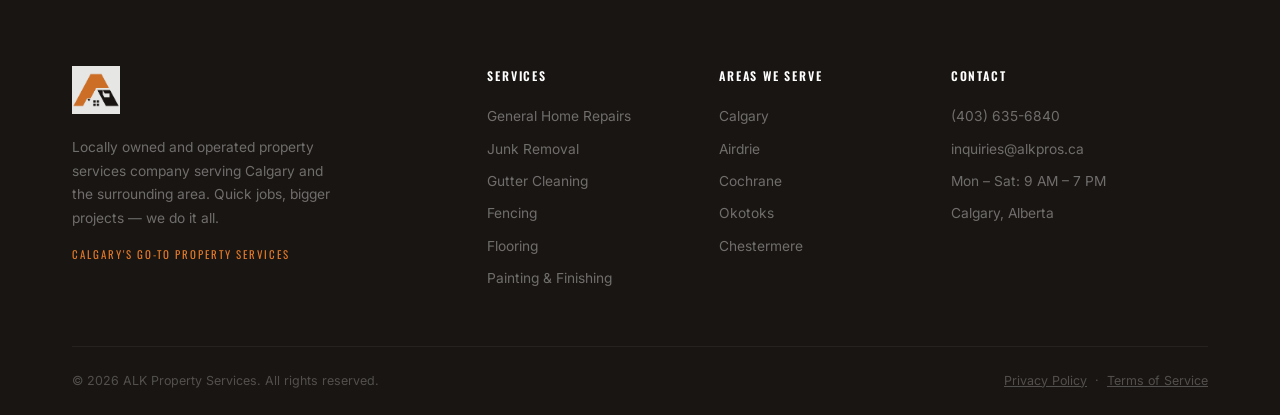
<file: gutter-cleaning.html>
<!DOCTYPE html>
<html lang="en">
<head>
    <meta charset="UTF-8">
    <meta name="viewport" content="width=device-width, initial-scale=1.0">
    <link rel="icon" href="Resources/favicon.ico" type="image/x-icon">
    <link rel="shortcut icon" href="Resources/favicon.ico" type="image/x-icon">
    <title>Gutter Cleaning Calgary | ALK Property Services</title>
    <meta name="description" content="Gutter cleaning and repair in Calgary. We clear blockages, flush downspouts, and spot minor repairs before they become big problems. Call for a free quote.">
    <link rel="preconnect" href="https://fonts.googleapis.com">
    <link rel="preconnect" href="https://fonts.gstatic.com" crossorigin>
    <link href="https://fonts.googleapis.com/css2?family=Oswald:wght@400;500;600;700&family=Inter:ital,wght@0,300;0,400;0,500;0,600;0,700;1,400&family=Playfair+Display:ital,wght@1,700&display=swap" rel="stylesheet">
    <link rel="stylesheet" href="styles.css">
    <link rel="stylesheet" href="https://cdnjs.cloudflare.com/ajax/libs/font-awesome/6.5.2/css/all.min.css">
    <link rel="canonical" href="https://alkpros.ca/gutter-cleaning.html">
    <meta property="og:type"        content="website">
    <meta property="og:url"         content="https://alkpros.ca/gutter-cleaning.html">
    <meta property="og:site_name"   content="ALK Property Services">
    <meta property="og:title"       content="Gutter Cleaning Calgary | ALK Property Services">
    <meta property="og:description" content="Gutter cleaning and repair in Calgary. We clear blockages, flush downspouts, and spot minor repairs before they become big problems. Call for a free quote.">
    <meta property="og:image"       content="https://alkpros.ca/Resources/hero.webp">
    <meta property="og:image:alt"   content="ALK Property Services — Calgary Gutter Cleaning">
    <meta name="twitter:card"        content="summary_large_image">
    <meta name="twitter:title"       content="Gutter Cleaning Calgary | ALK Property Services">
    <meta name="twitter:description" content="Gutter cleaning and repair in Calgary — call for a free quote.">
    <meta name="twitter:image"       content="https://alkpros.ca/Resources/hero.webp">
    <script type="application/ld+json">
    {
      "@context": "https://schema.org",
      "@type": "FAQPage",
      "mainEntity": [
        { "@type": "Question", "name": "How often should gutters be cleaned?", "acceptedAnswer": { "@type": "Answer", "text": "At least once a year — ideally twice: once in spring after the thaw and once in fall after the leaves drop. Homes with a lot of nearby trees may need it more often." } },
        { "@type": "Question", "name": "Do I need to be home for gutter cleaning?", "acceptedAnswer": { "@type": "Answer", "text": "Not necessarily. As long as we can access all sides of the house and the gate to the backyard (if applicable), we can complete the job. We'll send you a summary when we're done." } },
        { "@type": "Question", "name": "Do you do gutter repairs too?", "acceptedAnswer": { "@type": "Answer", "text": "We handle minor repairs — re-securing loose brackets, resealing joints, and fixing small leaks. For larger repairs or full gutter replacements, we'll let you know what you're dealing with so you can make the call." } },
        { "@type": "Question", "name": "What do you do with the debris?", "acceptedAnswer": { "@type": "Answer", "text": "We bag it and take it with us — or pile it with your yard waste if that's what you prefer. Just let us know when you book." } }
      ]
    }
    </script>
</head>
<body>

    <nav id="navbar">
        <div class="nav-container">
            <a href="index.html" class="nav-logo" aria-label="ALK Property Services - Home">
                <img src="Resources/logo_withouttext.png" alt="ALK Property Services" class="nav-logo-img">
            </a>
            <ul class="nav-links" role="list">
                <li><a href="index.html">Home</a></li>
                <li><a href="index.html#services">Services</a></li>
                <li><a href="index.html#about">About</a></li>
                <li><a href="index.html#gallery">Gallery</a></li>
                <li><a href="index.html#contact">Contact</a></li>
            </ul>
            <a href="tel:4036356840" class="btn btn-accent nav-cta">
                <svg class="btn-icon" viewBox="0 0 20 20" fill="currentColor"><path d="M2 3a1 1 0 011-1h2.153a1 1 0 01.986.836l.74 4.435a1 1 0 01-.54 1.06l-1.548.773a11.037 11.037 0 006.105 6.105l.774-1.548a1 1 0 011.059-.54l4.435.74a1 1 0 01.836.986V17a1 1 0 01-1 1h-2C7.82 18 2 12.18 2 5V3z"/></svg>
                (403) 635-6840
            </a>
            <button class="hamburger" id="hamburger" aria-label="Toggle navigation menu" aria-expanded="false">
                <span></span><span></span><span></span>
            </button>
        </div>
    </nav>

    <div class="mobile-overlay" id="mobileOverlay" aria-hidden="true"></div>
    <nav class="mobile-menu" id="mobileMenu">
        <ul role="list">
            <li><a href="index.html" class="mobile-link">Home</a></li>
            <li><a href="index.html#services" class="mobile-link">Services</a></li>
            <li><a href="index.html#about" class="mobile-link">About</a></li>
            <li><a href="index.html#gallery" class="mobile-link">Gallery</a></li>
            <li><a href="index.html#contact" class="mobile-link">Contact</a></li>
        </ul>
        <a href="tel:4036356840" class="btn btn-accent mobile-cta">(403) 635-6840</a>
        <a href="sms:+14036356840" class="btn btn-ghost mobile-cta">Text Us</a>
        <div class="mobile-contact-footer">
            <p>Mon – Sat &nbsp;·&nbsp; 9 AM – 7 PM</p>
            <p>inquiries@alkpros.ca</p>
        </div>
    </nav>

    <section class="page-hero">
        <div class="page-hero-content">
            <a href="index.html#services" class="page-hero-eyebrow">
                <svg viewBox="0 0 24 24" fill="none" stroke="currentColor" stroke-width="2"><path d="M19 12H5M12 5l-7 7 7 7"/></svg>
                All Services
            </a>
            <h1 class="page-hero-title">Gutter Cleaning<br>Calgary</h1>
            <p class="page-hero-sub">Clear gutters, no ladder required. We handle it quickly and safely — spring or fall.</p>
            <div class="page-hero-ctas">
                <a href="tel:4036356840" class="btn btn-accent btn-lg">Call for a Quote</a>
                <a href="#what-we-do" class="btn btn-ghost btn-lg">What's Included</a>
            </div>
        </div>
    </section>

    <section class="sp-intro" id="what-we-do">
        <div class="container">
            <div class="sp-intro-grid">
                <div class="sp-intro-img" data-animate>
                    <img src="Resources/gutter_main.webp" alt="Gutter cleaning by ALK Property Services" loading="lazy">
                </div>
                <div class="sp-intro-copy" data-animate>
                    <span class="eyebrow">What We Do</span>
                    <h2 class="section-title">Cleared Out,<br>Flowing Right</h2>
                    <p>Clogged gutters are one of those things people ignore until they cause real damage — water intrusion, foundation issues, fascia rot. We make it easy to stay on top of it. In, out, done.</p>
                    <p>We clean the gutters by hand, flush downspouts, check for sagging or loose sections, and flag anything that needs attention. Spring and fall are the best times — we do both.</p>
                    <ul class="sp-service-list">
                        <li>Debris removal by hand (leaves, twigs, buildup)</li>
                        <li>Downspout flushing &amp; blockage clearing</li>
                        <li>Gutter alignment check</li>
                        <li>Minor sealant repairs on joints &amp; end caps</li>
                        <li>Minor bracket &amp; hanger re-securing</li>
                        <li>Damage report — we tell you what we find</li>
                    </ul>
                </div>
            </div>
        </div>
    </section>

    <section class="sp-why">
        <div class="container">
            <span class="eyebrow">Why It Matters</span>
            <h2 class="section-title">Don't Let It Sit</h2>
            <div class="sp-why-grid">
                <div class="sp-why-card" data-animate>
                    <div class="sp-why-icon"><i class="fa-solid fa-house"></i></div>
                    <h4>Protect Your Home</h4>
                    <p>Blocked gutters back up water against your roof and walls. Catching it early saves you from costly repairs down the road.</p>
                </div>
                <div class="sp-why-card" data-animate>
                    <div class="sp-why-icon"><i class="fa-solid fa-clipboard-list"></i></div>
                    <h4>We Spot Problems</h4>
                    <p>We're up there looking anyway — if we see sagging sections, separated joints, or damage, we'll tell you before it gets worse.</p>
                </div>
                <div class="sp-why-card" data-animate>
                    <div class="sp-why-icon"><i class="fa-solid fa-circle-check"></i></div>
                    <h4>Quick and Done</h4>
                    <p>Most homes take under two hours. You don't have to be home — just let us know where the downspouts drain and we'll handle it.</p>
                </div>
            </div>
        </div>
    </section>

    <section class="sp-process">
        <div class="container">
            <div class="section-header">
                <span class="eyebrow">How It Works</span>
                <h2 class="section-title">In and Out</h2>
            </div>
            <div class="sp-steps">
                <div class="sp-step" data-animate>
                    <div class="sp-step-num">01</div>
                    <h4>Quick Phone Quote</h4>
                    <p>Tell us your home's size and roughly how many gutters you have. We'll give you a price right away — no visit needed for most houses.</p>
                </div>
                <div class="sp-step" data-animate>
                    <div class="sp-step-num">02</div>
                    <h4>We Come to You</h4>
                    <p>We bring all the equipment. You don't need a ladder, tools, or anything on your end. We handle access safely.</p>
                </div>
                <div class="sp-step" data-animate>
                    <div class="sp-step-num">03</div>
                    <h4>Clean, Flush, Report</h4>
                    <p>Gutters are cleaned and downspouts flushed. If we spot anything worth mentioning, we'll flag it before we leave.</p>
                </div>
            </div>
        </div>
    </section>

    <section class="sp-faq">
        <div class="container">
            <div class="section-header">
                <span class="eyebrow">Common Questions</span>
                <h2 class="section-title">Gutter Cleaning FAQ</h2>
            </div>
            <div class="sp-faq-list">

                <div class="sp-faq-item">
                    <button class="sp-faq-q">
                        How often should gutters be cleaned?
                        <svg class="sp-faq-chevron" viewBox="0 0 24 24" fill="none" stroke-width="2"><path d="M6 9l6 6 6-6"/></svg>
                    </button>
                    <div class="sp-faq-a">
                        <p>At least once a year — ideally twice: once in spring after the thaw and once in fall after the leaves drop. Homes with a lot of nearby trees may need it more often.</p>
                    </div>
                </div>

                <div class="sp-faq-item">
                    <button class="sp-faq-q">
                        Do I need to be home?
                        <svg class="sp-faq-chevron" viewBox="0 0 24 24" fill="none" stroke-width="2"><path d="M6 9l6 6 6-6"/></svg>
                    </button>
                    <div class="sp-faq-a">
                        <p>Not necessarily. As long as we can access all sides of the house and the gate to the backyard (if applicable), we can complete the job. We'll send you a summary when we're done.</p>
                    </div>
                </div>

                <div class="sp-faq-item">
                    <button class="sp-faq-q">
                        Do you do gutter repairs too?
                        <svg class="sp-faq-chevron" viewBox="0 0 24 24" fill="none" stroke-width="2"><path d="M6 9l6 6 6-6"/></svg>
                    </button>
                    <div class="sp-faq-a">
                        <p>We handle minor repairs — re-securing loose brackets, resealing joints, and fixing small leaks. For larger repairs or full gutter replacements, we'll let you know what you're dealing with so you can make the call.</p>
                    </div>
                </div>

                <div class="sp-faq-item">
                    <button class="sp-faq-q">
                        What do you do with the debris?
                        <svg class="sp-faq-chevron" viewBox="0 0 24 24" fill="none" stroke-width="2"><path d="M6 9l6 6 6-6"/></svg>
                    </button>
                    <div class="sp-faq-a">
                        <p>We bag it and take it with us — or pile it with your yard waste if that's what you prefer. Just let us know when you book.</p>
                    </div>
                </div>

            </div>
        </div>
    </section>

    <section id="cta-band">
        <div class="cta-band-bg"></div>
        <div class="cta-band-overlay"></div>
        <div class="container cta-band-inner">
            <div class="cta-band-copy">
                <h2>Time to Clear Them Out?</h2>
                <p>One call and we'll have them flowing again.</p>
            </div>
            <div class="cta-band-actions">
                <a href="tel:4036356840" class="btn btn-accent btn-xl">
                    <svg class="btn-icon" viewBox="0 0 20 20" fill="currentColor"><path d="M2 3a1 1 0 011-1h2.153a1 1 0 01.986.836l.74 4.435a1 1 0 01-.54 1.06l-1.548.773a11.037 11.037 0 006.105 6.105l.774-1.548a1 1 0 011.059-.54l4.435.74a1 1 0 01.836.986V17a1 1 0 01-1 1h-2C7.82 18 2 12.18 2 5V3z"/></svg>
                    Call Us
                </a>
                <a href="sms:+14036356840" class="btn btn-ghost-light btn-xl">Text Us</a>
                <a href="mailto:inquiries@alkpros.ca" class="btn btn-ghost-light btn-xl">Email Us</a>
            </div>
        </div>
    </section>

    <footer id="footer">
        <div class="container">
            <div class="footer-grid">
                <div class="footer-brand">
                    <img src="Resources/logo_withouttext.png" alt="ALK Property Services" class="footer-logo-img">
                    <p>Locally owned and operated property services company serving Calgary and the surrounding area. Quick jobs, bigger projects — we do it all.</p>
                    <p class="footer-tagline">Calgary's Go-To Property Services</p>
                </div>
                <div class="footer-col">
                    <h4>Services</h4>
                    <ul>
                        <li><a href="repairs.html">General Home Repairs</a></li>
                        <li><a href="junk-removal.html">Junk Removal</a></li>
                        <li><a href="gutter-cleaning.html">Gutter Cleaning</a></li>
                        <li><a href="fencing.html">Fencing</a></li>
                        <li><a href="flooring.html">Flooring</a></li>
                        <li><a href="painting.html">Painting &amp; Finishing</a></li>
                    </ul>
                </div>
                <div class="footer-col">
                    <h4>Areas We Serve</h4>
                    <ul>
                        <li>Calgary</li>
                        <li>Airdrie</li>
                        <li>Cochrane</li>
                        <li>Okotoks</li>
                        <li>Chestermere</li>
                    </ul>
                </div>
                <div class="footer-col">
                    <h4>Contact</h4>
                    <ul>
                        <li><a href="tel:4036356840">(403) 635-6840</a></li>
                        <li><a href="mailto:inquiries@alkpros.ca">inquiries@alkpros.ca</a></li>
                        <li>Mon – Sat: 9 AM – 7 PM</li>
                        <li>Calgary, Alberta</li>
                    </ul>
                </div>
            </div>
            <div class="footer-bottom">
                <p>&copy; 2026 ALK Property Services. All rights reserved.</p>
                <p><a href="privacy-policy.html">Privacy Policy</a> &nbsp;·&nbsp; <a href="terms-of-service.html">Terms of Service</a></p>
            </div>
        </div>
    </footer>

    <script src="script.js"></script>
    <script>
        document.querySelectorAll('.sp-faq-q').forEach(btn => {
            btn.addEventListener('click', () => {
                const item = btn.closest('.sp-faq-item');
                const isOpen = item.classList.contains('open');
                document.querySelectorAll('.sp-faq-item').forEach(i => i.classList.remove('open'));
                if (!isOpen) item.classList.add('open');
            });
        });
    </script>
</body>
</html>
</file>
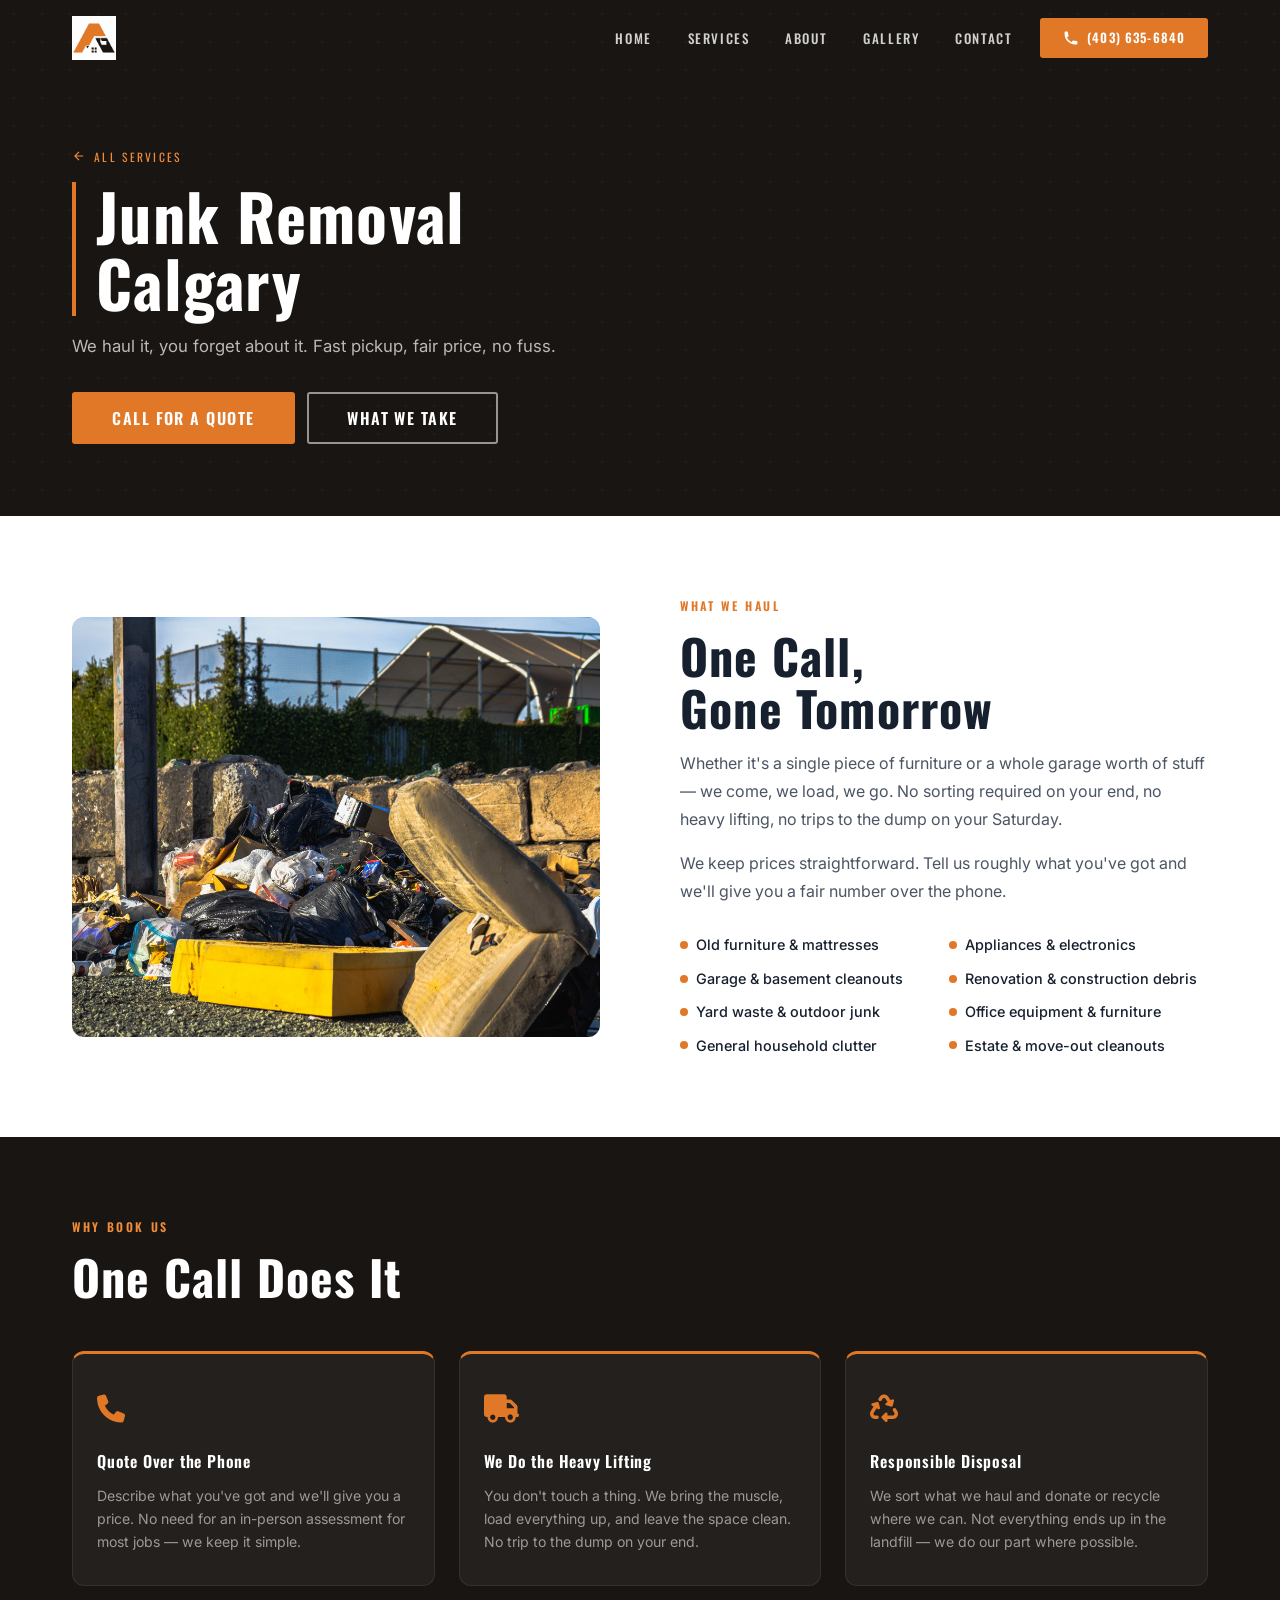
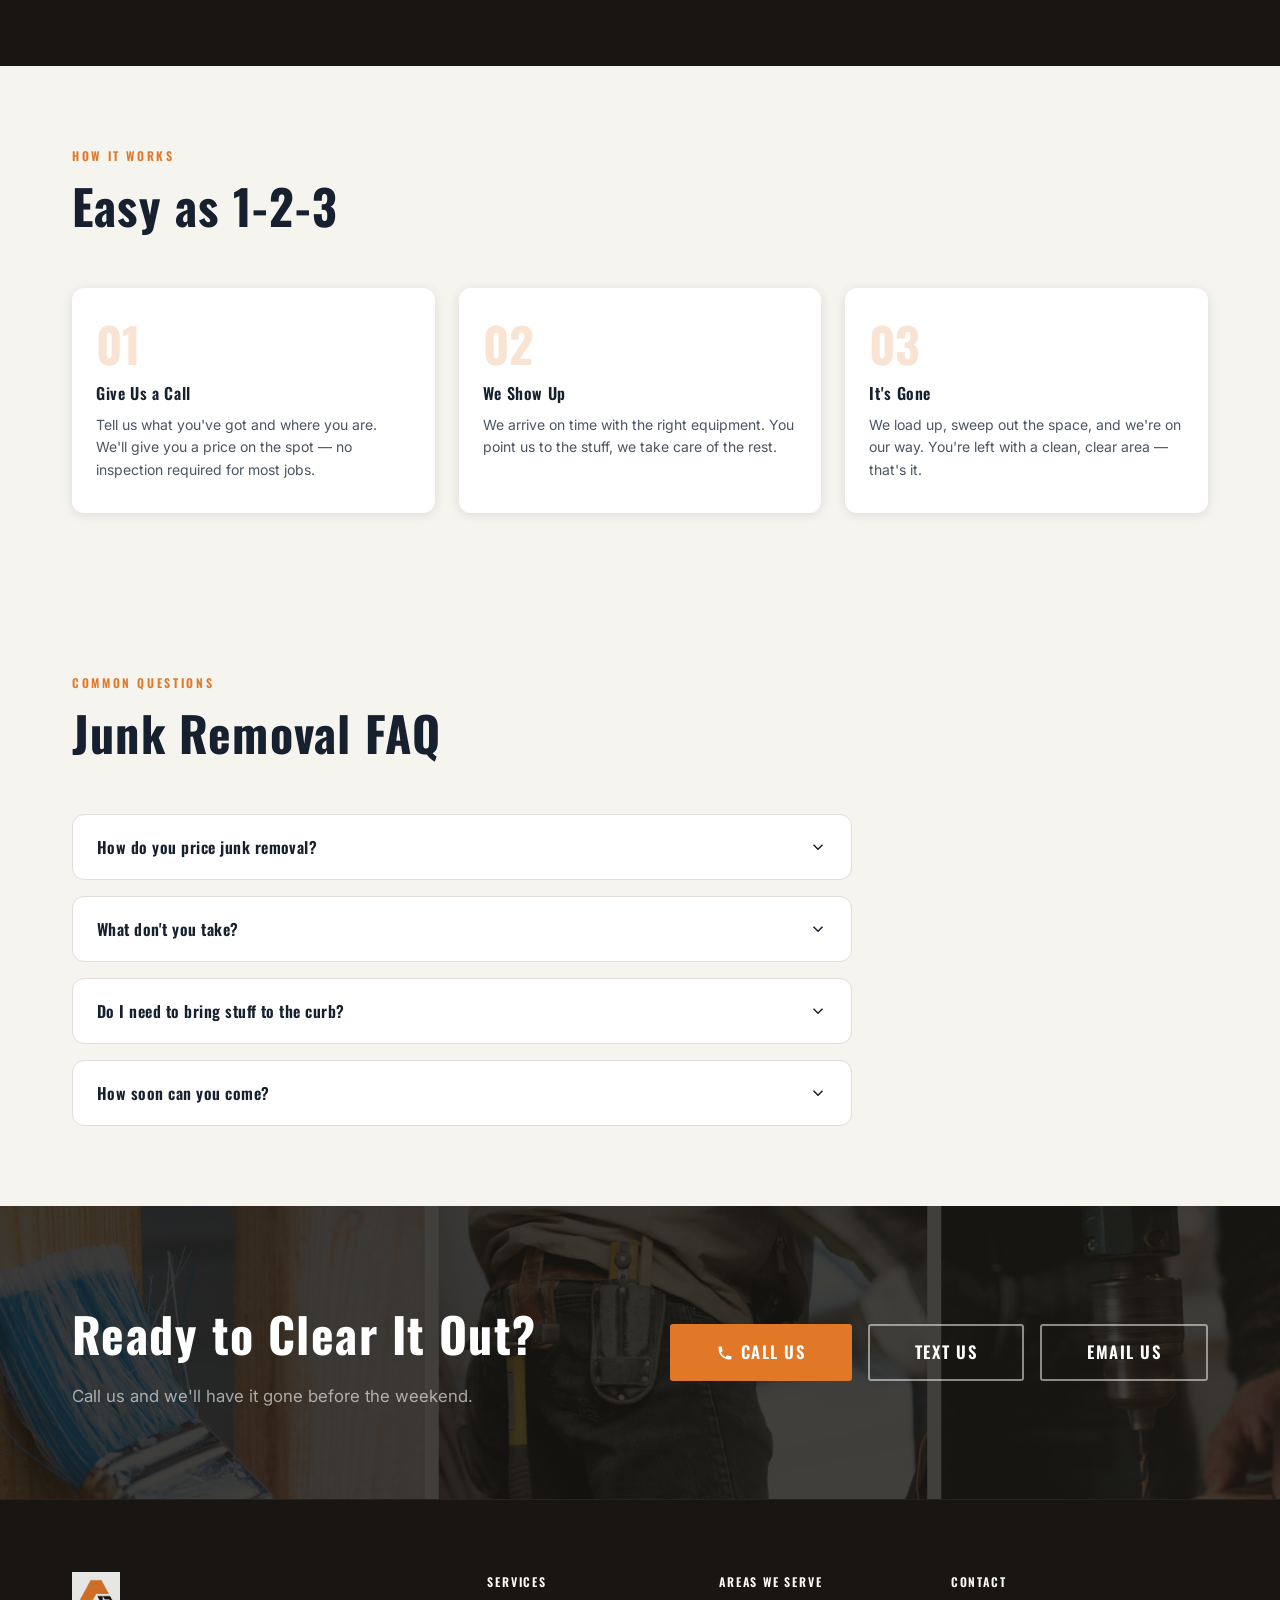
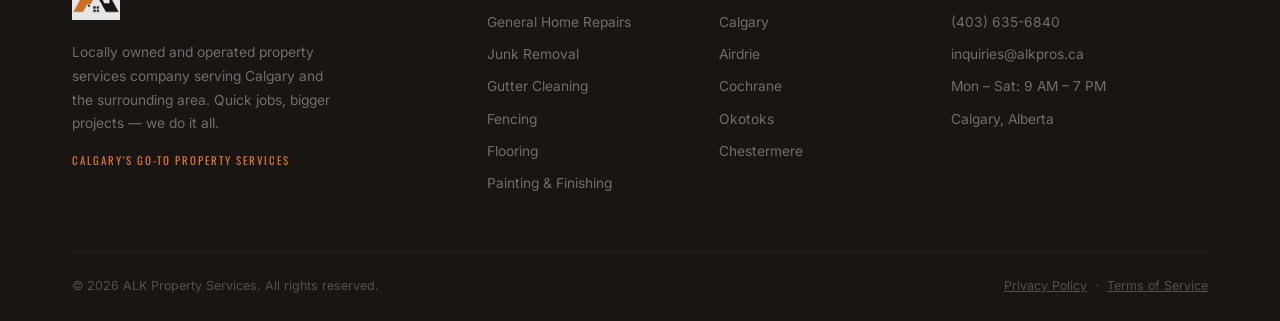
<file: junk-removal.html>
<!DOCTYPE html>
<html lang="en">
<head>
    <meta charset="UTF-8">
    <meta name="viewport" content="width=device-width, initial-scale=1.0">
    <link rel="icon" href="Resources/favicon.ico" type="image/x-icon">
    <link rel="shortcut icon" href="Resources/favicon.ico" type="image/x-icon">
    <title>Junk Removal Calgary | ALK Property Services</title>
    <meta name="description" content="Fast, affordable junk removal in Calgary. Garage cleanouts, old furniture, appliances, renovation debris. ALK Property Services — call for a free quote.">
    <link rel="preconnect" href="https://fonts.googleapis.com">
    <link rel="preconnect" href="https://fonts.gstatic.com" crossorigin>
    <link href="https://fonts.googleapis.com/css2?family=Oswald:wght@400;500;600;700&family=Inter:ital,wght@0,300;0,400;0,500;0,600;0,700;1,400&family=Playfair+Display:ital,wght@1,700&display=swap" rel="stylesheet">
    <link rel="stylesheet" href="styles.css">
    <link rel="stylesheet" href="https://cdnjs.cloudflare.com/ajax/libs/font-awesome/6.5.2/css/all.min.css">
    <link rel="canonical" href="https://alkpros.ca/junk-removal.html">
    <meta property="og:type"        content="website">
    <meta property="og:url"         content="https://alkpros.ca/junk-removal.html">
    <meta property="og:site_name"   content="ALK Property Services">
    <meta property="og:title"       content="Junk Removal Calgary | ALK Property Services">
    <meta property="og:description" content="Fast, affordable junk removal in Calgary. Garage cleanouts, old furniture, appliances, renovation debris. Call for a free quote.">
    <meta property="og:image"       content="https://alkpros.ca/Resources/hero.webp">
    <meta property="og:image:alt"   content="ALK Property Services — Calgary Junk Removal">
    <meta name="twitter:card"        content="summary_large_image">
    <meta name="twitter:title"       content="Junk Removal Calgary | ALK Property Services">
    <meta name="twitter:description" content="Fast, affordable junk removal in Calgary — call for a free quote.">
    <meta name="twitter:image"       content="https://alkpros.ca/Resources/hero.webp">
    <script type="application/ld+json">
    {
      "@context": "https://schema.org",
      "@type": "FAQPage",
      "mainEntity": [
        { "@type": "Question", "name": "How do you price junk removal?", "acceptedAnswer": { "@type": "Answer", "text": "We price based on volume — roughly how much space your items take up in our truck. Describe what you've got over the phone and we'll give you a fair estimate. No surprise charges when we arrive." } },
        { "@type": "Question", "name": "What don't you take?", "acceptedAnswer": { "@type": "Answer", "text": "We don't take hazardous materials — paint, chemicals, propane tanks, asbestos, or biohazardous waste. If you're unsure, just ask us when you call and we'll let you know." } },
        { "@type": "Question", "name": "Do I need to bring stuff to the curb?", "acceptedAnswer": { "@type": "Answer", "text": "Nope — we can come inside and carry things out for you. Whether it's in the basement, attic, or garage, we handle the heavy lifting. Just make sure there's a clear path to the items." } },
        { "@type": "Question", "name": "How soon can you come?", "acceptedAnswer": { "@type": "Answer", "text": "We aim to be same-day or next-day for most jobs, depending on our schedule. Call us and we'll find the earliest slot that works for you." } }
      ]
    }
    </script>
</head>
<body>

    <nav id="navbar">
        <div class="nav-container">
            <a href="index.html" class="nav-logo" aria-label="ALK Property Services - Home">
                <img src="Resources/logo_withouttext.png" alt="ALK Property Services" class="nav-logo-img">
            </a>
            <ul class="nav-links" role="list">
                <li><a href="index.html">Home</a></li>
                <li><a href="index.html#services">Services</a></li>
                <li><a href="index.html#about">About</a></li>
                <li><a href="index.html#gallery">Gallery</a></li>
                <li><a href="index.html#contact">Contact</a></li>
            </ul>
            <a href="tel:4036356840" class="btn btn-accent nav-cta">
                <svg class="btn-icon" viewBox="0 0 20 20" fill="currentColor"><path d="M2 3a1 1 0 011-1h2.153a1 1 0 01.986.836l.74 4.435a1 1 0 01-.54 1.06l-1.548.773a11.037 11.037 0 006.105 6.105l.774-1.548a1 1 0 011.059-.54l4.435.74a1 1 0 01.836.986V17a1 1 0 01-1 1h-2C7.82 18 2 12.18 2 5V3z"/></svg>
                (403) 635-6840
            </a>
            <button class="hamburger" id="hamburger" aria-label="Toggle navigation menu" aria-expanded="false">
                <span></span><span></span><span></span>
            </button>
        </div>
    </nav>

    <div class="mobile-overlay" id="mobileOverlay" aria-hidden="true"></div>
    <nav class="mobile-menu" id="mobileMenu">
        <ul role="list">
            <li><a href="index.html" class="mobile-link">Home</a></li>
            <li><a href="index.html#services" class="mobile-link">Services</a></li>
            <li><a href="index.html#about" class="mobile-link">About</a></li>
            <li><a href="index.html#gallery" class="mobile-link">Gallery</a></li>
            <li><a href="index.html#contact" class="mobile-link">Contact</a></li>
        </ul>
        <a href="tel:4036356840" class="btn btn-accent mobile-cta">(403) 635-6840</a>
        <a href="sms:+14036356840" class="btn btn-ghost mobile-cta">Text Us</a>
        <div class="mobile-contact-footer">
            <p>Mon – Sat &nbsp;·&nbsp; 9 AM – 7 PM</p>
            <p>inquiries@alkpros.ca</p>
        </div>
    </nav>

    <section class="page-hero">
        <div class="page-hero-content">
            <a href="index.html#services" class="page-hero-eyebrow">
                <svg viewBox="0 0 24 24" fill="none" stroke="currentColor" stroke-width="2"><path d="M19 12H5M12 5l-7 7 7 7"/></svg>
                All Services
            </a>
            <h1 class="page-hero-title">Junk Removal<br>Calgary</h1>
            <p class="page-hero-sub">We haul it, you forget about it. Fast pickup, fair price, no fuss.</p>
            <div class="page-hero-ctas">
                <a href="tel:4036356840" class="btn btn-accent btn-lg">Call for a Quote</a>
                <a href="#what-we-take" class="btn btn-ghost btn-lg">What We Take</a>
            </div>
        </div>
    </section>

    <section class="sp-intro" id="what-we-take">
        <div class="container">
            <div class="sp-intro-grid">
                <div class="sp-intro-img" data-animate>
                    <img src="Resources/junk_main.webp" alt="Junk removal by ALK Property Services" loading="lazy">
                </div>
                <div class="sp-intro-copy" data-animate>
                    <span class="eyebrow">What We Haul</span>
                    <h2 class="section-title">One Call,<br>Gone Tomorrow</h2>
                    <p>Whether it's a single piece of furniture or a whole garage worth of stuff — we come, we load, we go. No sorting required on your end, no heavy lifting, no trips to the dump on your Saturday.</p>
                    <p>We keep prices straightforward. Tell us roughly what you've got and we'll give you a fair number over the phone.</p>
                    <ul class="sp-service-list">
                        <li>Old furniture &amp; mattresses</li>
                        <li>Appliances &amp; electronics</li>
                        <li>Garage &amp; basement cleanouts</li>
                        <li>Renovation &amp; construction debris</li>
                        <li>Yard waste &amp; outdoor junk</li>
                        <li>Office equipment &amp; furniture</li>
                        <li>General household clutter</li>
                        <li>Estate &amp; move-out cleanouts</li>
                    </ul>
                </div>
            </div>
        </div>
    </section>

    <section class="sp-why">
        <div class="container">
            <span class="eyebrow">Why Book Us</span>
            <h2 class="section-title">One Call Does It</h2>
            <div class="sp-why-grid">
                <div class="sp-why-card" data-animate>
                    <div class="sp-why-icon"><i class="fa-solid fa-phone"></i></div>
                    <h4>Quote Over the Phone</h4>
                    <p>Describe what you've got and we'll give you a price. No need for an in-person assessment for most jobs — we keep it simple.</p>
                </div>
                <div class="sp-why-card" data-animate>
                    <div class="sp-why-icon"><i class="fa-solid fa-truck"></i></div>
                    <h4>We Do the Heavy Lifting</h4>
                    <p>You don't touch a thing. We bring the muscle, load everything up, and leave the space clean. No trip to the dump on your end.</p>
                </div>
                <div class="sp-why-card" data-animate>
                    <div class="sp-why-icon"><i class="fa-solid fa-recycle"></i></div>
                    <h4>Responsible Disposal</h4>
                    <p>We sort what we haul and donate or recycle where we can. Not everything ends up in the landfill — we do our part where possible.</p>
                </div>
            </div>
        </div>
    </section>

    <section class="sp-process">
        <div class="container">
            <div class="section-header">
                <span class="eyebrow">How It Works</span>
                <h2 class="section-title">Easy as 1-2-3</h2>
            </div>
            <div class="sp-steps">
                <div class="sp-step" data-animate>
                    <div class="sp-step-num">01</div>
                    <h4>Give Us a Call</h4>
                    <p>Tell us what you've got and where you are. We'll give you a price on the spot — no inspection required for most jobs.</p>
                </div>
                <div class="sp-step" data-animate>
                    <div class="sp-step-num">02</div>
                    <h4>We Show Up</h4>
                    <p>We arrive on time with the right equipment. You point us to the stuff, we take care of the rest.</p>
                </div>
                <div class="sp-step" data-animate>
                    <div class="sp-step-num">03</div>
                    <h4>It's Gone</h4>
                    <p>We load up, sweep out the space, and we're on our way. You're left with a clean, clear area — that's it.</p>
                </div>
            </div>
        </div>
    </section>

    <section class="sp-faq">
        <div class="container">
            <div class="section-header">
                <span class="eyebrow">Common Questions</span>
                <h2 class="section-title">Junk Removal FAQ</h2>
            </div>
            <div class="sp-faq-list">

                <div class="sp-faq-item">
                    <button class="sp-faq-q">
                        How do you price junk removal?
                        <svg class="sp-faq-chevron" viewBox="0 0 24 24" fill="none" stroke-width="2"><path d="M6 9l6 6 6-6"/></svg>
                    </button>
                    <div class="sp-faq-a">
                        <p>We price based on volume — roughly how much space your items take up in our truck. Describe what you've got over the phone and we'll give you a fair estimate. No surprise charges when we arrive.</p>
                    </div>
                </div>

                <div class="sp-faq-item">
                    <button class="sp-faq-q">
                        What don't you take?
                        <svg class="sp-faq-chevron" viewBox="0 0 24 24" fill="none" stroke-width="2"><path d="M6 9l6 6 6-6"/></svg>
                    </button>
                    <div class="sp-faq-a">
                        <p>We don't take hazardous materials — paint, chemicals, propane tanks, asbestos, or biohazardous waste. If you're unsure, just ask us when you call and we'll let you know.</p>
                    </div>
                </div>

                <div class="sp-faq-item">
                    <button class="sp-faq-q">
                        Do I need to bring stuff to the curb?
                        <svg class="sp-faq-chevron" viewBox="0 0 24 24" fill="none" stroke-width="2"><path d="M6 9l6 6 6-6"/></svg>
                    </button>
                    <div class="sp-faq-a">
                        <p>Nope — we can come inside and carry things out for you. Whether it's in the basement, attic, or garage, we handle the heavy lifting. Just make sure there's a clear path to the items.</p>
                    </div>
                </div>

                <div class="sp-faq-item">
                    <button class="sp-faq-q">
                        How soon can you come?
                        <svg class="sp-faq-chevron" viewBox="0 0 24 24" fill="none" stroke-width="2"><path d="M6 9l6 6 6-6"/></svg>
                    </button>
                    <div class="sp-faq-a">
                        <p>We aim to be same-day or next-day for most jobs, depending on our schedule. Call us and we'll find the earliest slot that works for you.</p>
                    </div>
                </div>

            </div>
        </div>
    </section>

    <section id="cta-band">
        <div class="cta-band-bg"></div>
        <div class="cta-band-overlay"></div>
        <div class="container cta-band-inner">
            <div class="cta-band-copy">
                <h2>Ready to Clear It Out?</h2>
                <p>Call us and we'll have it gone before the weekend.</p>
            </div>
            <div class="cta-band-actions">
                <a href="tel:4036356840" class="btn btn-accent btn-xl">
                    <svg class="btn-icon" viewBox="0 0 20 20" fill="currentColor"><path d="M2 3a1 1 0 011-1h2.153a1 1 0 01.986.836l.74 4.435a1 1 0 01-.54 1.06l-1.548.773a11.037 11.037 0 006.105 6.105l.774-1.548a1 1 0 011.059-.54l4.435.74a1 1 0 01.836.986V17a1 1 0 01-1 1h-2C7.82 18 2 12.18 2 5V3z"/></svg>
                    Call Us
                </a>
                <a href="sms:+14036356840" class="btn btn-ghost-light btn-xl">Text Us</a>
                <a href="mailto:inquiries@alkpros.ca" class="btn btn-ghost-light btn-xl">Email Us</a>
            </div>
        </div>
    </section>

    <footer id="footer">
        <div class="container">
            <div class="footer-grid">
                <div class="footer-brand">
                    <img src="Resources/logo_withouttext.png" alt="ALK Property Services" class="footer-logo-img">
                    <p>Locally owned and operated property services company serving Calgary and the surrounding area. Quick jobs, bigger projects — we do it all.</p>
                    <p class="footer-tagline">Calgary's Go-To Property Services</p>
                </div>
                <div class="footer-col">
                    <h4>Services</h4>
                    <ul>
                        <li><a href="repairs.html">General Home Repairs</a></li>
                        <li><a href="junk-removal.html">Junk Removal</a></li>
                        <li><a href="gutter-cleaning.html">Gutter Cleaning</a></li>
                        <li><a href="fencing.html">Fencing</a></li>
                        <li><a href="flooring.html">Flooring</a></li>
                        <li><a href="painting.html">Painting &amp; Finishing</a></li>
                    </ul>
                </div>
                <div class="footer-col">
                    <h4>Areas We Serve</h4>
                    <ul>
                        <li>Calgary</li>
                        <li>Airdrie</li>
                        <li>Cochrane</li>
                        <li>Okotoks</li>
                        <li>Chestermere</li>
                    </ul>
                </div>
                <div class="footer-col">
                    <h4>Contact</h4>
                    <ul>
                        <li><a href="tel:4036356840">(403) 635-6840</a></li>
                        <li><a href="mailto:inquiries@alkpros.ca">inquiries@alkpros.ca</a></li>
                        <li>Mon – Sat: 9 AM – 7 PM</li>
                        <li>Calgary, Alberta</li>
                    </ul>
                </div>
            </div>
            <div class="footer-bottom">
                <p>&copy; 2026 ALK Property Services. All rights reserved.</p>
                <p><a href="privacy-policy.html">Privacy Policy</a> &nbsp;·&nbsp; <a href="terms-of-service.html">Terms of Service</a></p>
            </div>
        </div>
    </footer>

    <script src="script.js"></script>
    <script>
        document.querySelectorAll('.sp-faq-q').forEach(btn => {
            btn.addEventListener('click', () => {
                const item = btn.closest('.sp-faq-item');
                const isOpen = item.classList.contains('open');
                document.querySelectorAll('.sp-faq-item').forEach(i => i.classList.remove('open'));
                if (!isOpen) item.classList.add('open');
            });
        });
    </script>
</body>
</html>
</file>
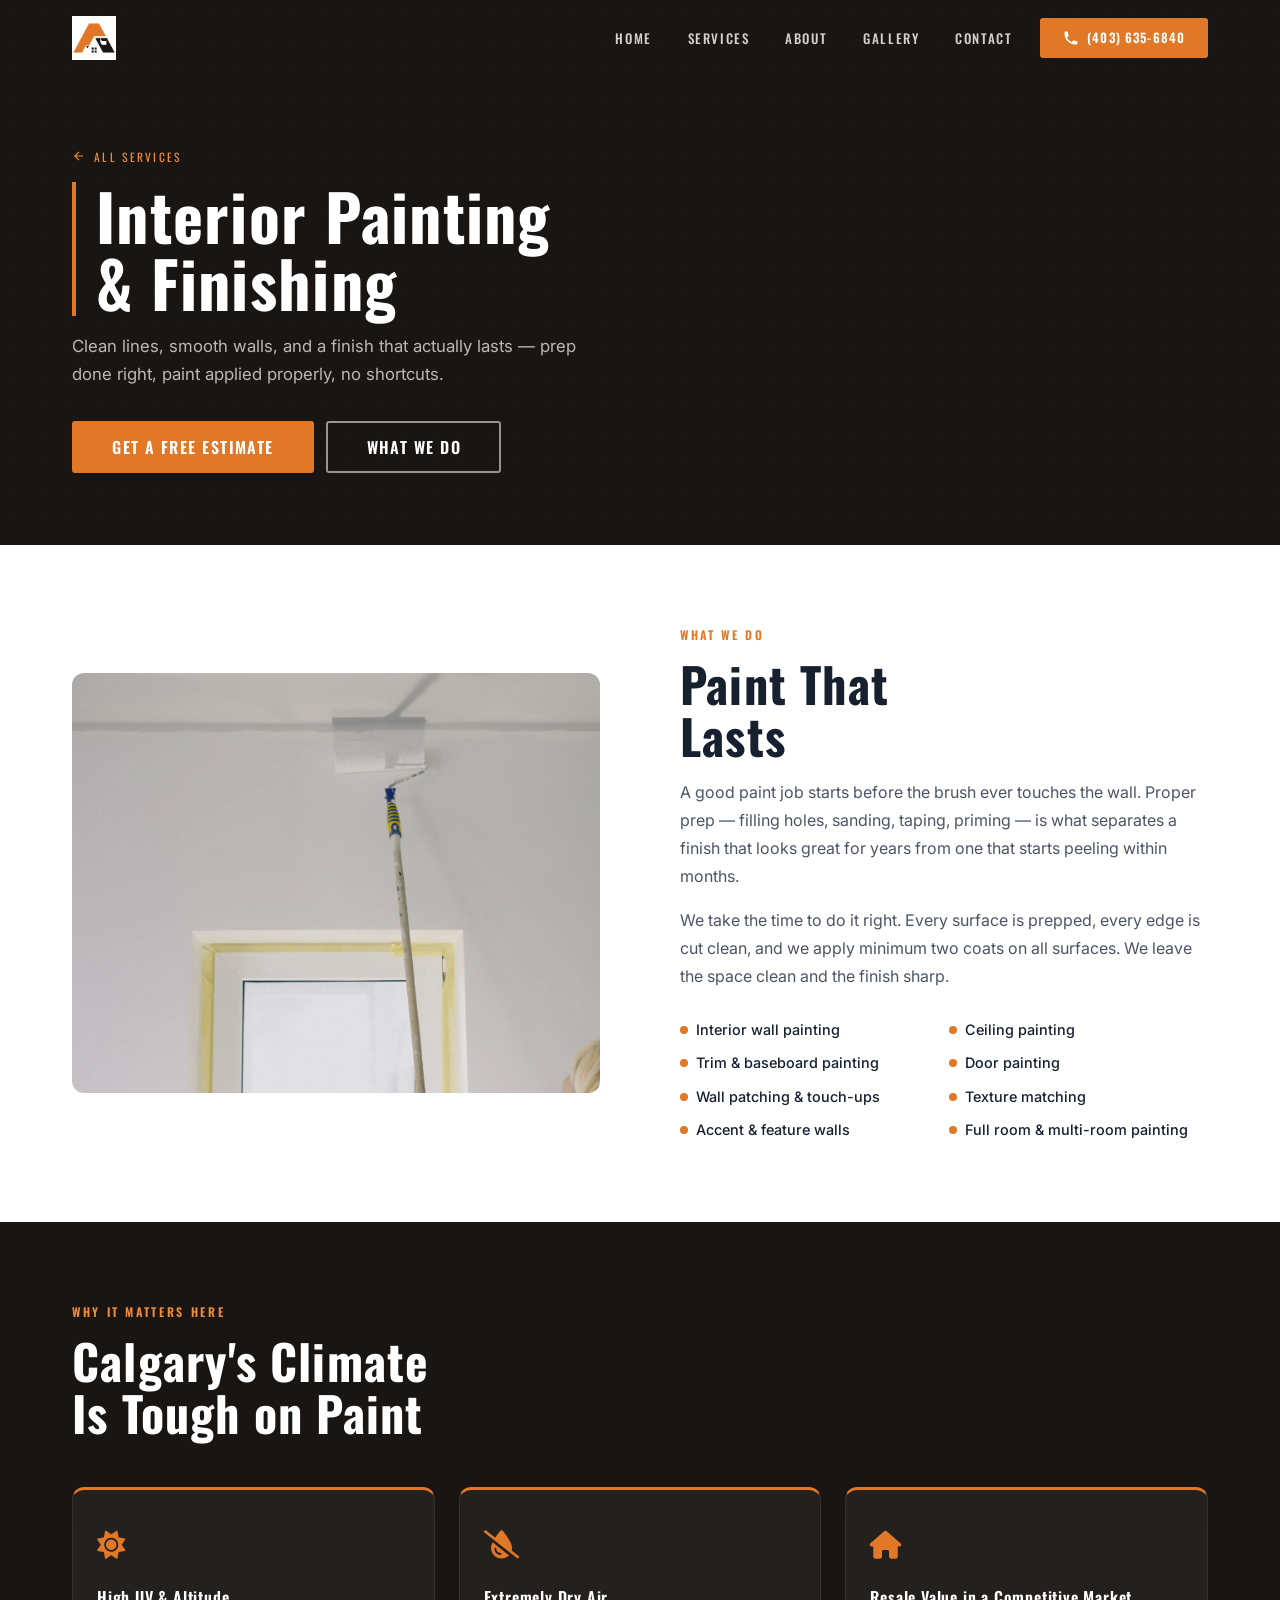
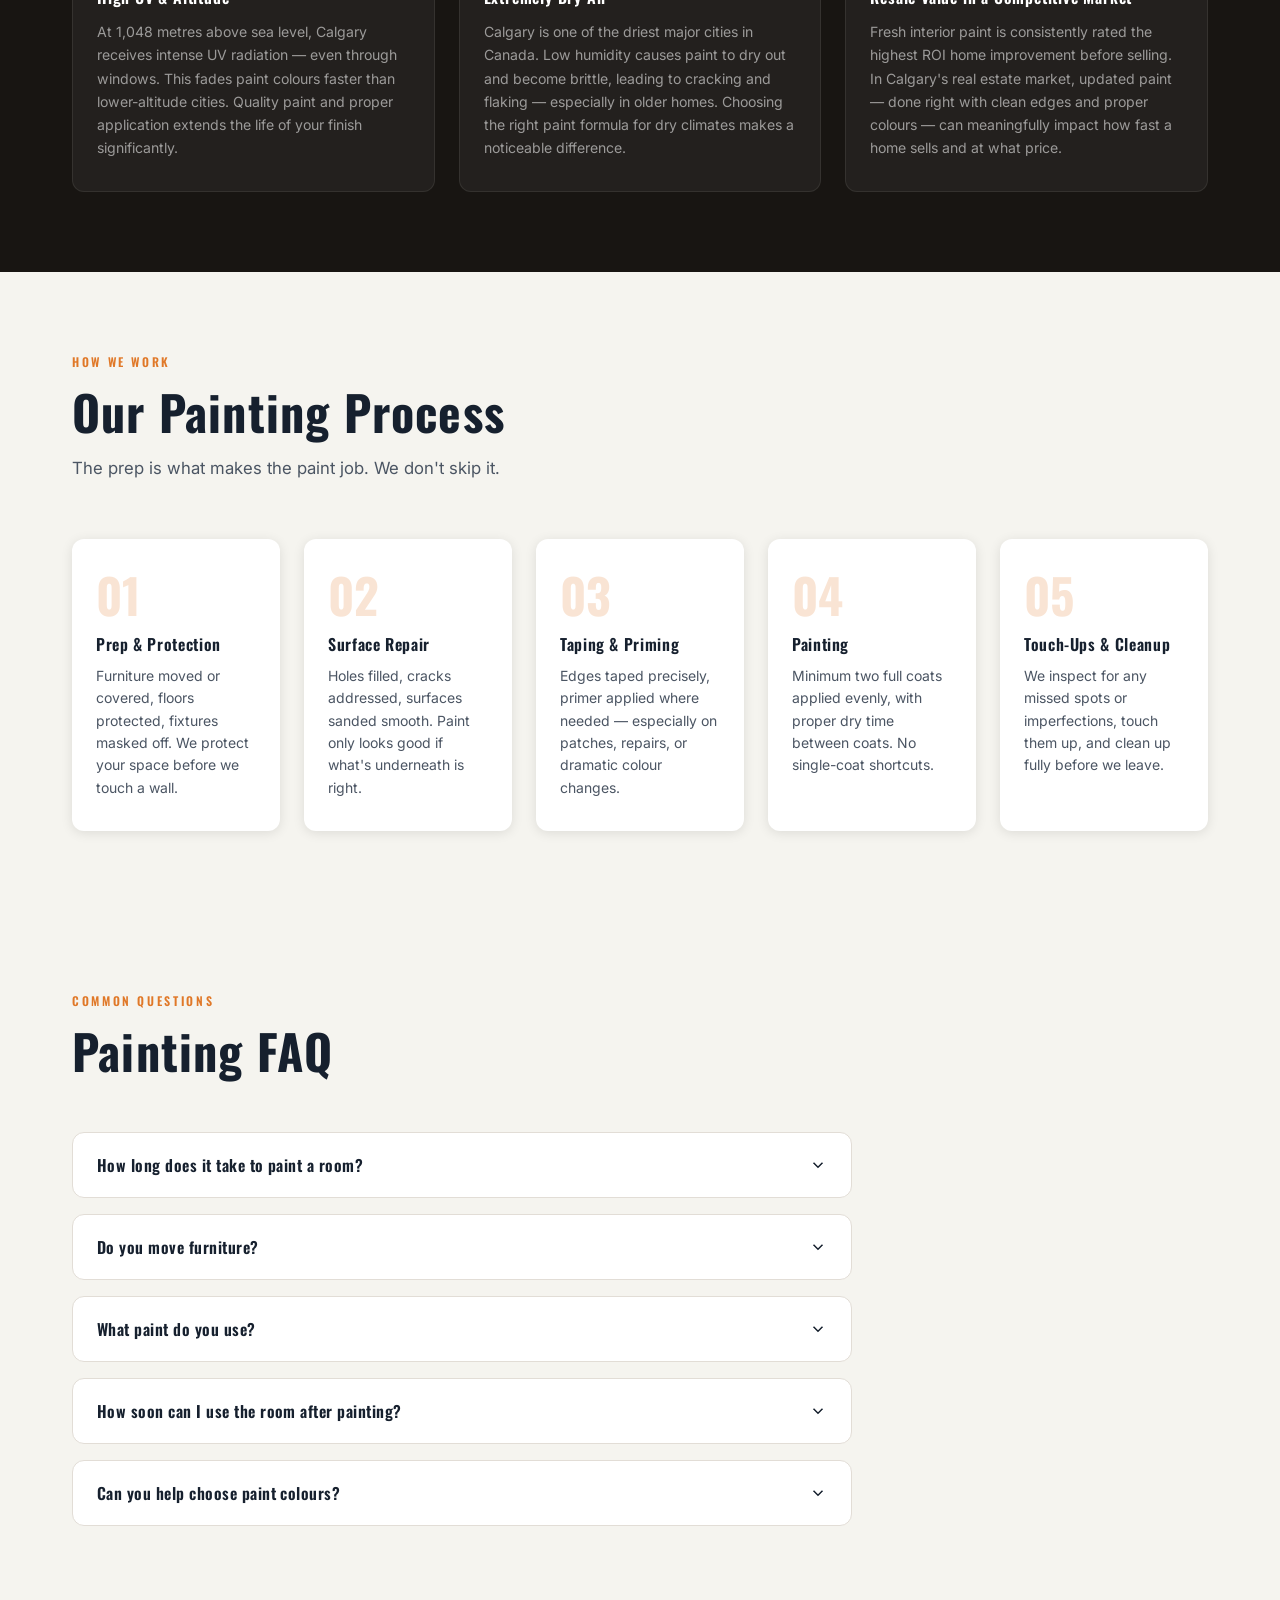
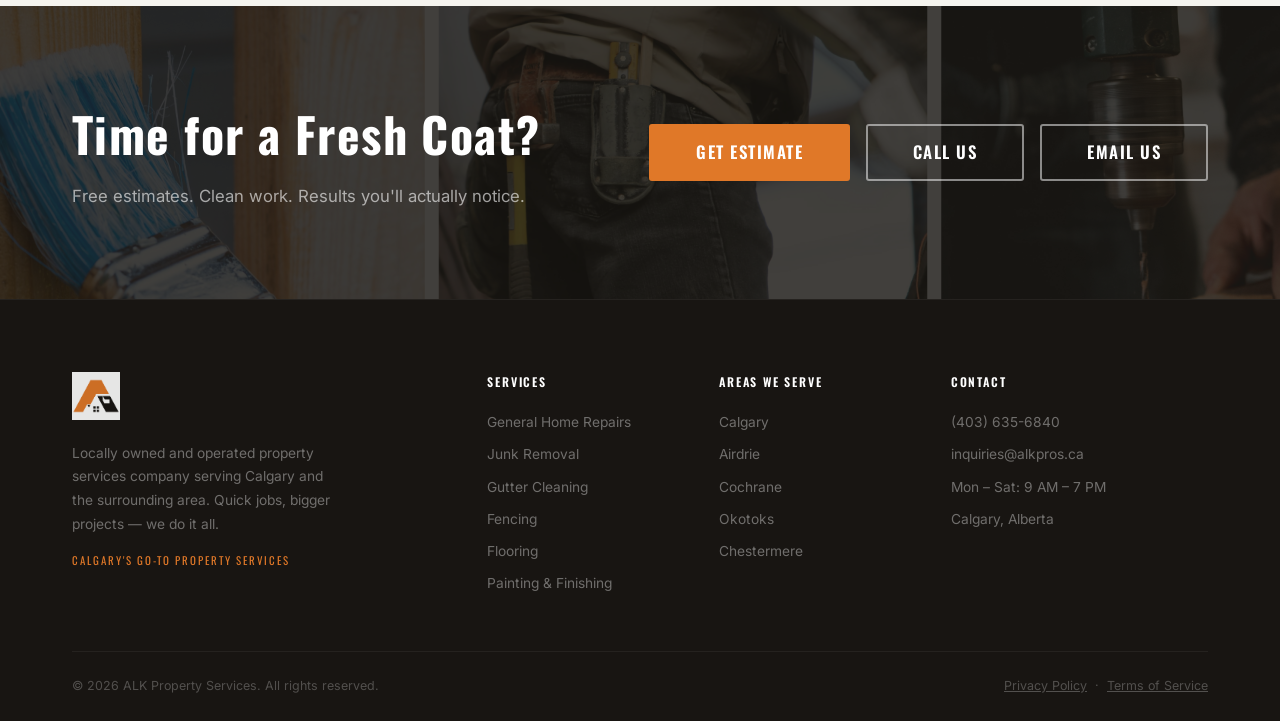
<file: painting.html>
<!DOCTYPE html>
<html lang="en">
<head>
    <meta charset="UTF-8">
    <meta name="viewport" content="width=device-width, initial-scale=1.0">
    <link rel="icon" href="Resources/favicon.ico" type="image/x-icon">
    <link rel="shortcut icon" href="Resources/favicon.ico" type="image/x-icon">
    <title>Interior Painting Calgary | ALK Property Services</title>
    <meta name="description" content="Professional interior painting and finishing in Calgary — clean lines, smooth walls, results that last. ALK Property Services. Free estimates, honest pricing.">
    <link rel="preconnect" href="https://fonts.googleapis.com">
    <link rel="preconnect" href="https://fonts.gstatic.com" crossorigin>
    <link href="https://fonts.googleapis.com/css2?family=Oswald:wght@400;500;600;700&family=Inter:ital,wght@0,300;0,400;0,500;0,600;0,700;1,400&family=Playfair+Display:ital,wght@1,700&display=swap" rel="stylesheet">
    <link rel="stylesheet" href="styles.css">
    <link rel="stylesheet" href="https://cdnjs.cloudflare.com/ajax/libs/font-awesome/6.5.2/css/all.min.css">
    <link rel="canonical" href="https://alkpros.ca/painting.html">
    <meta property="og:type"        content="website">
    <meta property="og:url"         content="https://alkpros.ca/painting.html">
    <meta property="og:site_name"   content="ALK Property Services">
    <meta property="og:title"       content="Interior Painting Calgary | ALK Property Services">
    <meta property="og:description" content="Professional interior painting and finishing in Calgary — clean lines, smooth walls, results that last. Free estimates, honest pricing.">
    <meta property="og:image"       content="https://alkpros.ca/Resources/hero.webp">
    <meta property="og:image:alt"   content="ALK Property Services — Calgary Painting">
    <meta name="twitter:card"        content="summary_large_image">
    <meta name="twitter:title"       content="Interior Painting Calgary | ALK Property Services">
    <meta name="twitter:description" content="Professional interior painting in Calgary — free estimates, honest pricing.">
    <meta name="twitter:image"       content="https://alkpros.ca/Resources/hero.webp">
    <script type="application/ld+json">
    {
      "@context": "https://schema.org",
      "@type": "FAQPage",
      "mainEntity": [
        { "@type": "Question", "name": "How long does it take to paint a room?", "acceptedAnswer": { "@type": "Answer", "text": "A standard bedroom with two coats typically takes one full day including prep and dry time. Larger rooms, ceilings, trim, or significant colour changes take longer. We'll give you an accurate timeline with your estimate." } },
        { "@type": "Question", "name": "Do you move furniture?", "acceptedAnswer": { "@type": "Answer", "text": "We can help move light furniture to the centre of the room or cover it in place. For heavy items or valuable pieces, we ask that you arrange to have them moved before we arrive. We'll remind you at booking." } },
        { "@type": "Question", "name": "What paint do you use?", "acceptedAnswer": { "@type": "Answer", "text": "We use quality interior latex paints suited for Calgary's dry climate. We can work with paint you've already purchased, or we can source and supply it. We'll always recommend the right finish (flat, eggshell, satin) for each surface." } },
        { "@type": "Question", "name": "How soon can I use the room after painting?", "acceptedAnswer": { "@type": "Answer", "text": "Most interior latex paints are dry to the touch within 1–2 hours and ready for light use within 24 hours. Full cure takes about 2–4 weeks. We'll give you specific guidance based on the paint used and Calgary's current humidity." } },
        { "@type": "Question", "name": "Can you help choose paint colours?", "acceptedAnswer": { "@type": "Answer", "text": "We're happy to offer suggestions based on the space, lighting, and your style — but we're not interior designers. For most projects, a trip to your local paint store with some swatches covers it." } }
      ]
    }
    </script>
</head>
<body>

    <!-- NAV -->
    <nav id="navbar">
        <div class="nav-container">
            <a href="index.html" class="nav-logo" aria-label="ALK Property Services - Home">
                <img src="Resources/logo_withouttext.png" alt="ALK Property Services" class="nav-logo-img">
            </a>
            <ul class="nav-links" role="list">
                <li><a href="index.html">Home</a></li>
                <li><a href="index.html#services">Services</a></li>
                <li><a href="index.html#about">About</a></li>
                <li><a href="index.html#gallery">Gallery</a></li>
                <li><a href="index.html#contact">Contact</a></li>
            </ul>
            <a href="tel:4036356840" class="btn btn-accent nav-cta">
                <svg class="btn-icon" viewBox="0 0 20 20" fill="currentColor"><path d="M2 3a1 1 0 011-1h2.153a1 1 0 01.986.836l.74 4.435a1 1 0 01-.54 1.06l-1.548.773a11.037 11.037 0 006.105 6.105l.774-1.548a1 1 0 011.059-.54l4.435.74a1 1 0 01.836.986V17a1 1 0 01-1 1h-2C7.82 18 2 12.18 2 5V3z"/></svg>
                (403) 635-6840
            </a>
            <button class="hamburger" id="hamburger" aria-label="Toggle navigation menu" aria-expanded="false">
                <span></span><span></span><span></span>
            </button>
        </div>
    </nav>

    <div class="mobile-overlay" id="mobileOverlay" aria-hidden="true"></div>
    <nav class="mobile-menu" id="mobileMenu">
        <ul role="list">
            <li><a href="index.html" class="mobile-link">Home</a></li>
            <li><a href="index.html#services" class="mobile-link">Services</a></li>
            <li><a href="index.html#about" class="mobile-link">About</a></li>
            <li><a href="index.html#gallery" class="mobile-link">Gallery</a></li>
            <li><a href="index.html#contact" class="mobile-link">Contact</a></li>
        </ul>
        <a href="tel:4036356840" class="btn btn-accent mobile-cta">(403) 635-6840</a>
        <a href="sms:+14036356840" class="btn btn-ghost mobile-cta">Text Us</a>
        <div class="mobile-contact-footer">
            <p>Mon – Sat &nbsp;·&nbsp; 9 AM – 7 PM</p>
            <p>inquiries@alkpros.ca</p>
        </div>
    </nav>

    <!-- HERO -->
    <section class="page-hero">
        <div class="page-hero-content">
            <a href="index.html#services" class="page-hero-eyebrow">
                <svg viewBox="0 0 24 24" fill="none" stroke="currentColor" stroke-width="2"><path d="M19 12H5M12 5l-7 7 7 7"/></svg>
                All Services
            </a>
            <h1 class="page-hero-title">Interior Painting<br>&amp; Finishing</h1>
            <p class="page-hero-sub">Clean lines, smooth walls, and a finish that actually lasts — prep done right, paint applied properly, no shortcuts.</p>
            <div class="page-hero-ctas">
                <a href="tel:4036356840" class="btn btn-accent btn-lg">Get a Free Estimate</a>
                <a href="#what-we-do" class="btn btn-ghost btn-lg">What We Do</a>
            </div>
        </div>
    </section>

    <!-- INTRO / WHAT WE DO -->
    <section class="sp-intro" id="what-we-do">
        <div class="container">
            <div class="sp-intro-grid">
                <div class="sp-intro-img" data-animate>
                    <img src="Resources/painting_main.webp" alt="Interior painting by ALK Property Services" loading="lazy">
                </div>
                <div class="sp-intro-copy" data-animate>
                    <span class="eyebrow">What We Do</span>
                    <h2 class="section-title">Paint That<br>Lasts</h2>
                    <p>A good paint job starts before the brush ever touches the wall. Proper prep — filling holes, sanding, taping, priming — is what separates a finish that looks great for years from one that starts peeling within months.</p>
                    <p>We take the time to do it right. Every surface is prepped, every edge is cut clean, and we apply minimum two coats on all surfaces. We leave the space clean and the finish sharp.</p>
                    <ul class="sp-service-list">
                        <li>Interior wall painting</li>
                        <li>Ceiling painting</li>
                        <li>Trim &amp; baseboard painting</li>
                        <li>Door painting</li>
                        <li>Wall patching &amp; touch-ups</li>
                        <li>Texture matching</li>
                        <li>Accent &amp; feature walls</li>
                        <li>Full room &amp; multi-room painting</li>
                    </ul>
                </div>
            </div>
        </div>
    </section>

    <!-- WHY CALGARY -->
    <section class="sp-why">
        <div class="container">
            <span class="eyebrow">Why It Matters Here</span>
            <h2 class="section-title">Calgary's Climate<br>Is Tough on Paint</h2>
            <div class="sp-why-grid">
                <div class="sp-why-card" data-animate>
                    <div class="sp-why-icon"><i class="fa-solid fa-sun"></i></div>
                    <h4>High UV &amp; Altitude</h4>
                    <p>At 1,048 metres above sea level, Calgary receives intense UV radiation — even through windows. This fades paint colours faster than lower-altitude cities. Quality paint and proper application extends the life of your finish significantly.</p>
                </div>
                <div class="sp-why-card" data-animate>
                    <div class="sp-why-icon"><i class="fa-solid fa-droplet-slash"></i></div>
                    <h4>Extremely Dry Air</h4>
                    <p>Calgary is one of the driest major cities in Canada. Low humidity causes paint to dry out and become brittle, leading to cracking and flaking — especially in older homes. Choosing the right paint formula for dry climates makes a noticeable difference.</p>
                </div>
                <div class="sp-why-card" data-animate>
                    <div class="sp-why-icon"><i class="fa-solid fa-house"></i></div>
                    <h4>Resale Value in a Competitive Market</h4>
                    <p>Fresh interior paint is consistently rated the highest ROI home improvement before selling. In Calgary's real estate market, updated paint — done right with clean edges and proper colours — can meaningfully impact how fast a home sells and at what price.</p>
                </div>
            </div>
        </div>
    </section>

    <!-- PROCESS -->
    <section class="sp-process">
        <div class="container">
            <div class="section-header">
                <span class="eyebrow">How We Work</span>
                <h2 class="section-title">Our Painting Process</h2>
                <p class="section-sub">The prep is what makes the paint job. We don't skip it.</p>
            </div>
            <div class="sp-steps">
                <div class="sp-step" data-animate>
                    <div class="sp-step-num">01</div>
                    <h4>Prep &amp; Protection</h4>
                    <p>Furniture moved or covered, floors protected, fixtures masked off. We protect your space before we touch a wall.</p>
                </div>
                <div class="sp-step" data-animate>
                    <div class="sp-step-num">02</div>
                    <h4>Surface Repair</h4>
                    <p>Holes filled, cracks addressed, surfaces sanded smooth. Paint only looks good if what's underneath is right.</p>
                </div>
                <div class="sp-step" data-animate>
                    <div class="sp-step-num">03</div>
                    <h4>Taping &amp; Priming</h4>
                    <p>Edges taped precisely, primer applied where needed — especially on patches, repairs, or dramatic colour changes.</p>
                </div>
                <div class="sp-step" data-animate>
                    <div class="sp-step-num">04</div>
                    <h4>Painting</h4>
                    <p>Minimum two full coats applied evenly, with proper dry time between coats. No single-coat shortcuts.</p>
                </div>
                <div class="sp-step" data-animate>
                    <div class="sp-step-num">05</div>
                    <h4>Touch-Ups &amp; Cleanup</h4>
                    <p>We inspect for any missed spots or imperfections, touch them up, and clean up fully before we leave.</p>
                </div>
            </div>
        </div>
    </section>


    <!-- FAQ -->
    <section class="sp-faq">
        <div class="container">
            <div class="section-header">
                <span class="eyebrow">Common Questions</span>
                <h2 class="section-title">Painting FAQ</h2>
            </div>
            <div class="sp-faq-list">

                <div class="sp-faq-item">
                    <button class="sp-faq-q">
                        How long does it take to paint a room?
                        <svg class="sp-faq-chevron" viewBox="0 0 24 24" fill="none" stroke-width="2"><path d="M6 9l6 6 6-6"/></svg>
                    </button>
                    <div class="sp-faq-a">
                        <p>A standard bedroom with two coats typically takes one full day including prep and dry time. Larger rooms, ceilings, trim, or significant colour changes take longer. We'll give you an accurate timeline with your estimate.</p>
                    </div>
                </div>

                <div class="sp-faq-item">
                    <button class="sp-faq-q">
                        Do you move furniture?
                        <svg class="sp-faq-chevron" viewBox="0 0 24 24" fill="none" stroke-width="2"><path d="M6 9l6 6 6-6"/></svg>
                    </button>
                    <div class="sp-faq-a">
                        <p>We can help move light furniture to the centre of the room or cover it in place. For heavy items or valuable pieces, we ask that you arrange to have them moved before we arrive. We'll remind you at booking.</p>
                    </div>
                </div>

                <div class="sp-faq-item">
                    <button class="sp-faq-q">
                        What paint do you use?
                        <svg class="sp-faq-chevron" viewBox="0 0 24 24" fill="none" stroke-width="2"><path d="M6 9l6 6 6-6"/></svg>
                    </button>
                    <div class="sp-faq-a">
                        <p>We use quality interior latex paints suited for Calgary's dry climate. We can work with paint you've already purchased, or we can source and supply it — whichever is most convenient. We'll always recommend the right finish (flat, eggshell, satin) for each surface.</p>
                    </div>
                </div>

                <div class="sp-faq-item">
                    <button class="sp-faq-q">
                        How soon can I use the room after painting?
                        <svg class="sp-faq-chevron" viewBox="0 0 24 24" fill="none" stroke-width="2"><path d="M6 9l6 6 6-6"/></svg>
                    </button>
                    <div class="sp-faq-a">
                        <p>Most interior latex paints are dry to the touch within 1–2 hours and ready for light use within 24 hours. Full cure takes about 2–4 weeks. We'll give you specific guidance based on the paint used and Calgary's current humidity.</p>
                    </div>
                </div>

                <div class="sp-faq-item">
                    <button class="sp-faq-q">
                        Can you help choose paint colours?
                        <svg class="sp-faq-chevron" viewBox="0 0 24 24" fill="none" stroke-width="2"><path d="M6 9l6 6 6-6"/></svg>
                    </button>
                    <div class="sp-faq-a">
                        <p>We're happy to offer suggestions based on the space, lighting, and your style — but we're not interior designers. If you want professional colour consulting, we'd recommend pairing our work with a colour consultant. For most projects though, a trip to your local paint store with some swatches covers it.</p>
                    </div>
                </div>

            </div>
        </div>
    </section>

    <!-- CTA -->
    <section id="cta-band">
        <div class="cta-band-bg"></div>
        <div class="cta-band-overlay"></div>
        <div class="container cta-band-inner">
            <div class="cta-band-copy">
                <h2>Time for a Fresh Coat?</h2>
                <p>Free estimates. Clean work. Results you'll actually notice.</p>
            </div>
            <div class="cta-band-actions">
                <a href="https://docs.google.com/forms/d/e/1FAIpQLSdDCa2lTQlZHXl2AHuODdCyb0tzHTBVv9EBdZqP966cgFKwFw/viewform" target="_blank" rel="noopener" class="btn btn-accent btn-xl">Get Estimate</a>
                <a href="tel:4036356840" class="btn btn-ghost-light btn-xl">Call Us</a>
                <a href="mailto:inquiries@alkpros.ca" class="btn btn-ghost-light btn-xl">Email Us</a>
            </div>
        </div>
    </section>

    <!-- FOOTER -->
    <footer id="footer">
        <div class="container">
            <div class="footer-grid">
                <div class="footer-brand">
                    <img src="Resources/logo_withouttext.png" alt="ALK Property Services" class="footer-logo-img">
                    <p>Locally owned and operated property services company serving Calgary and the surrounding area. Quick jobs, bigger projects — we do it all.</p>
                    <p class="footer-tagline">Calgary's Go-To Property Services</p>
                </div>
                <div class="footer-col">
                    <h4>Services</h4>
                    <ul>
                        <li><a href="repairs.html">General Home Repairs</a></li>
                        <li><a href="junk-removal.html">Junk Removal</a></li>
                        <li><a href="gutter-cleaning.html">Gutter Cleaning</a></li>
                        <li><a href="fencing.html">Fencing</a></li>
                        <li><a href="flooring.html">Flooring</a></li>
                        <li><a href="painting.html">Painting &amp; Finishing</a></li>
                    </ul>
                </div>
                <div class="footer-col">
                    <h4>Areas We Serve</h4>
                    <ul>
                        <li>Calgary</li>
                        <li>Airdrie</li>
                        <li>Cochrane</li>
                        <li>Okotoks</li>
                        <li>Chestermere</li>
                    </ul>
                </div>
                <div class="footer-col">
                    <h4>Contact</h4>
                    <ul>
                        <li><a href="tel:4036356840">(403) 635-6840</a></li>
                        <li><a href="mailto:inquiries@alkpros.ca">inquiries@alkpros.ca</a></li>
                        <li>Mon – Sat: 9 AM – 7 PM</li>
                        <li>Calgary, Alberta</li>
                    </ul>
                </div>
            </div>
            <div class="footer-bottom">
                <p>&copy; 2026 ALK Property Services. All rights reserved.</p>
                <p><a href="privacy-policy.html">Privacy Policy</a> &nbsp;·&nbsp; <a href="terms-of-service.html">Terms of Service</a></p>
            </div>
        </div>
    </footer>

    <div id="lightbox" role="dialog" aria-modal="true" aria-label="Photo viewer">
        <button id="lightbox-close" aria-label="Close">&times;</button>
        <button id="lightbox-prev" aria-label="Previous photo">&#8249;</button>
        <img id="lightbox-img" alt="">
        <button id="lightbox-next" aria-label="Next photo">&#8250;</button>
    </div>

    <script src="script.js"></script>
    <script>
        document.querySelectorAll('.sp-faq-q').forEach(btn => {
            btn.addEventListener('click', () => {
                const item = btn.closest('.sp-faq-item');
                const isOpen = item.classList.contains('open');
                document.querySelectorAll('.sp-faq-item').forEach(i => i.classList.remove('open'));
                if (!isOpen) item.classList.add('open');
            });
        });
    </script>
</body>
</html>
</file>
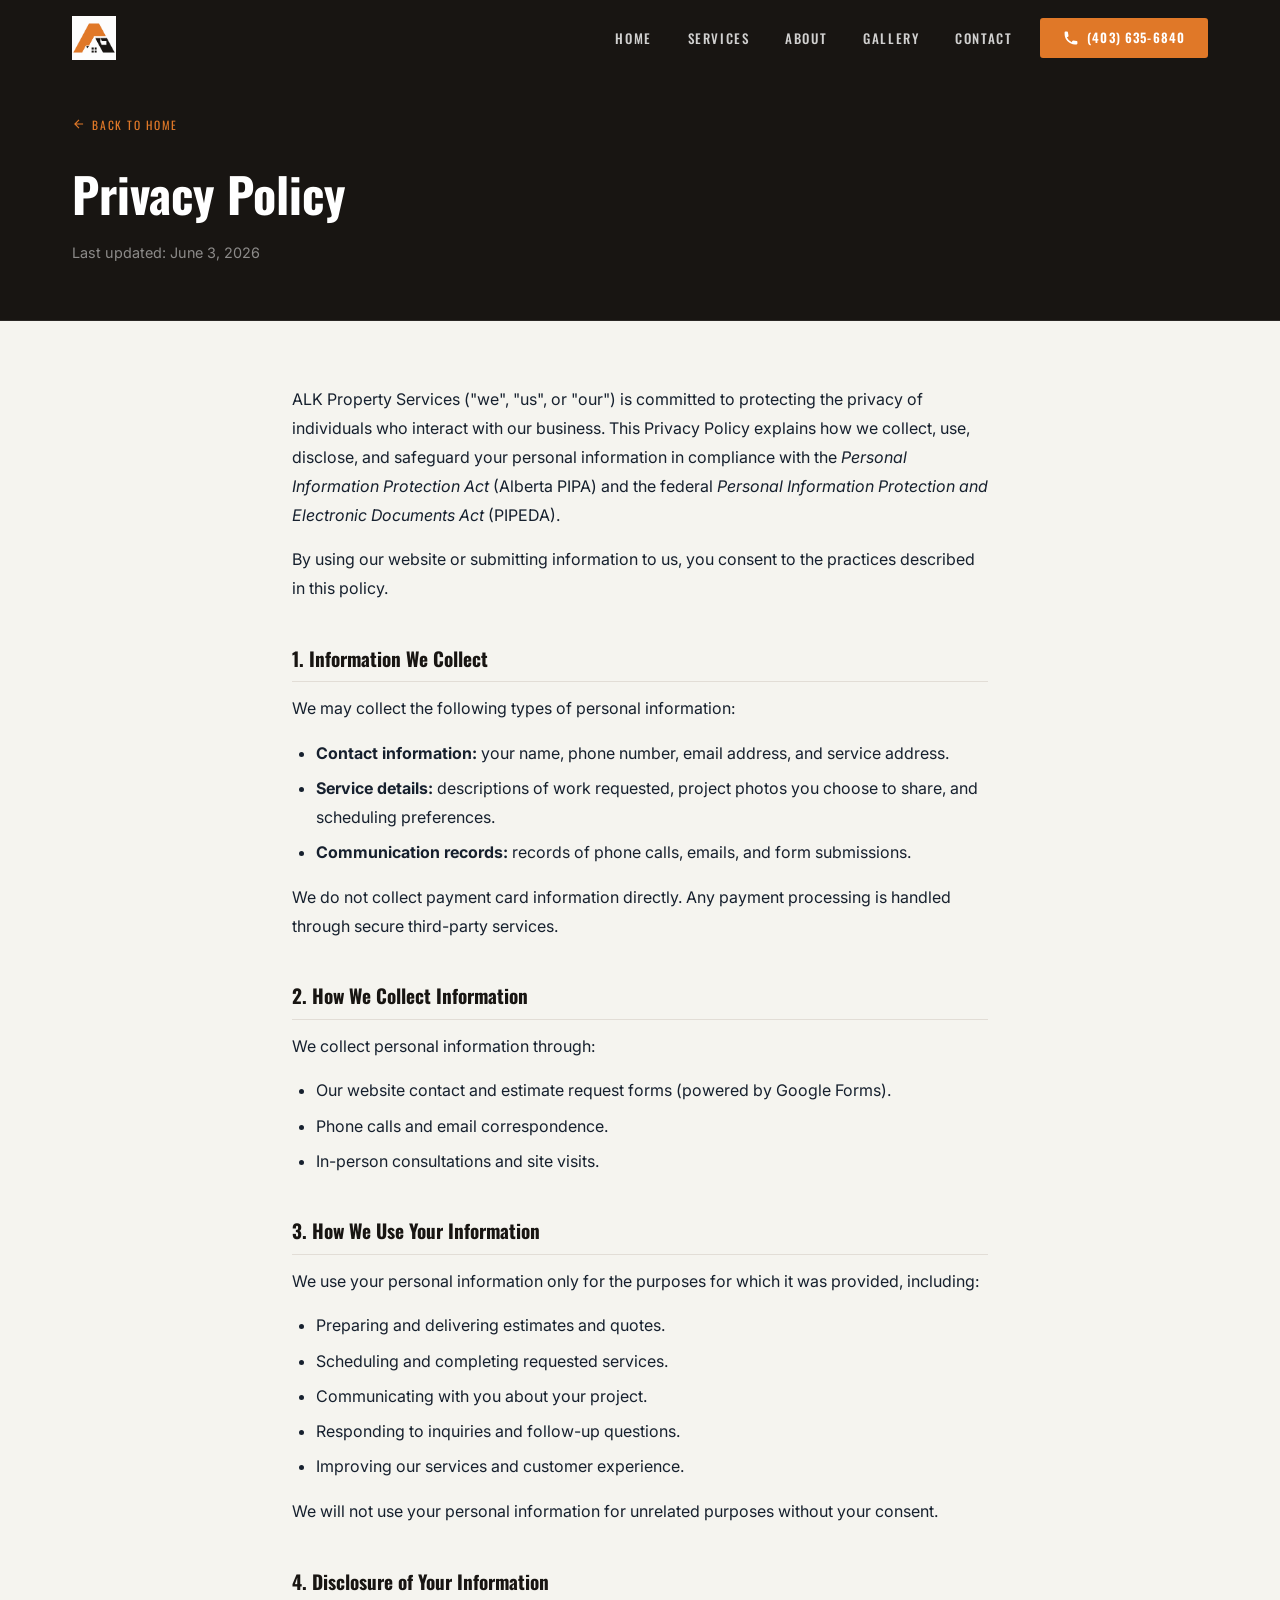
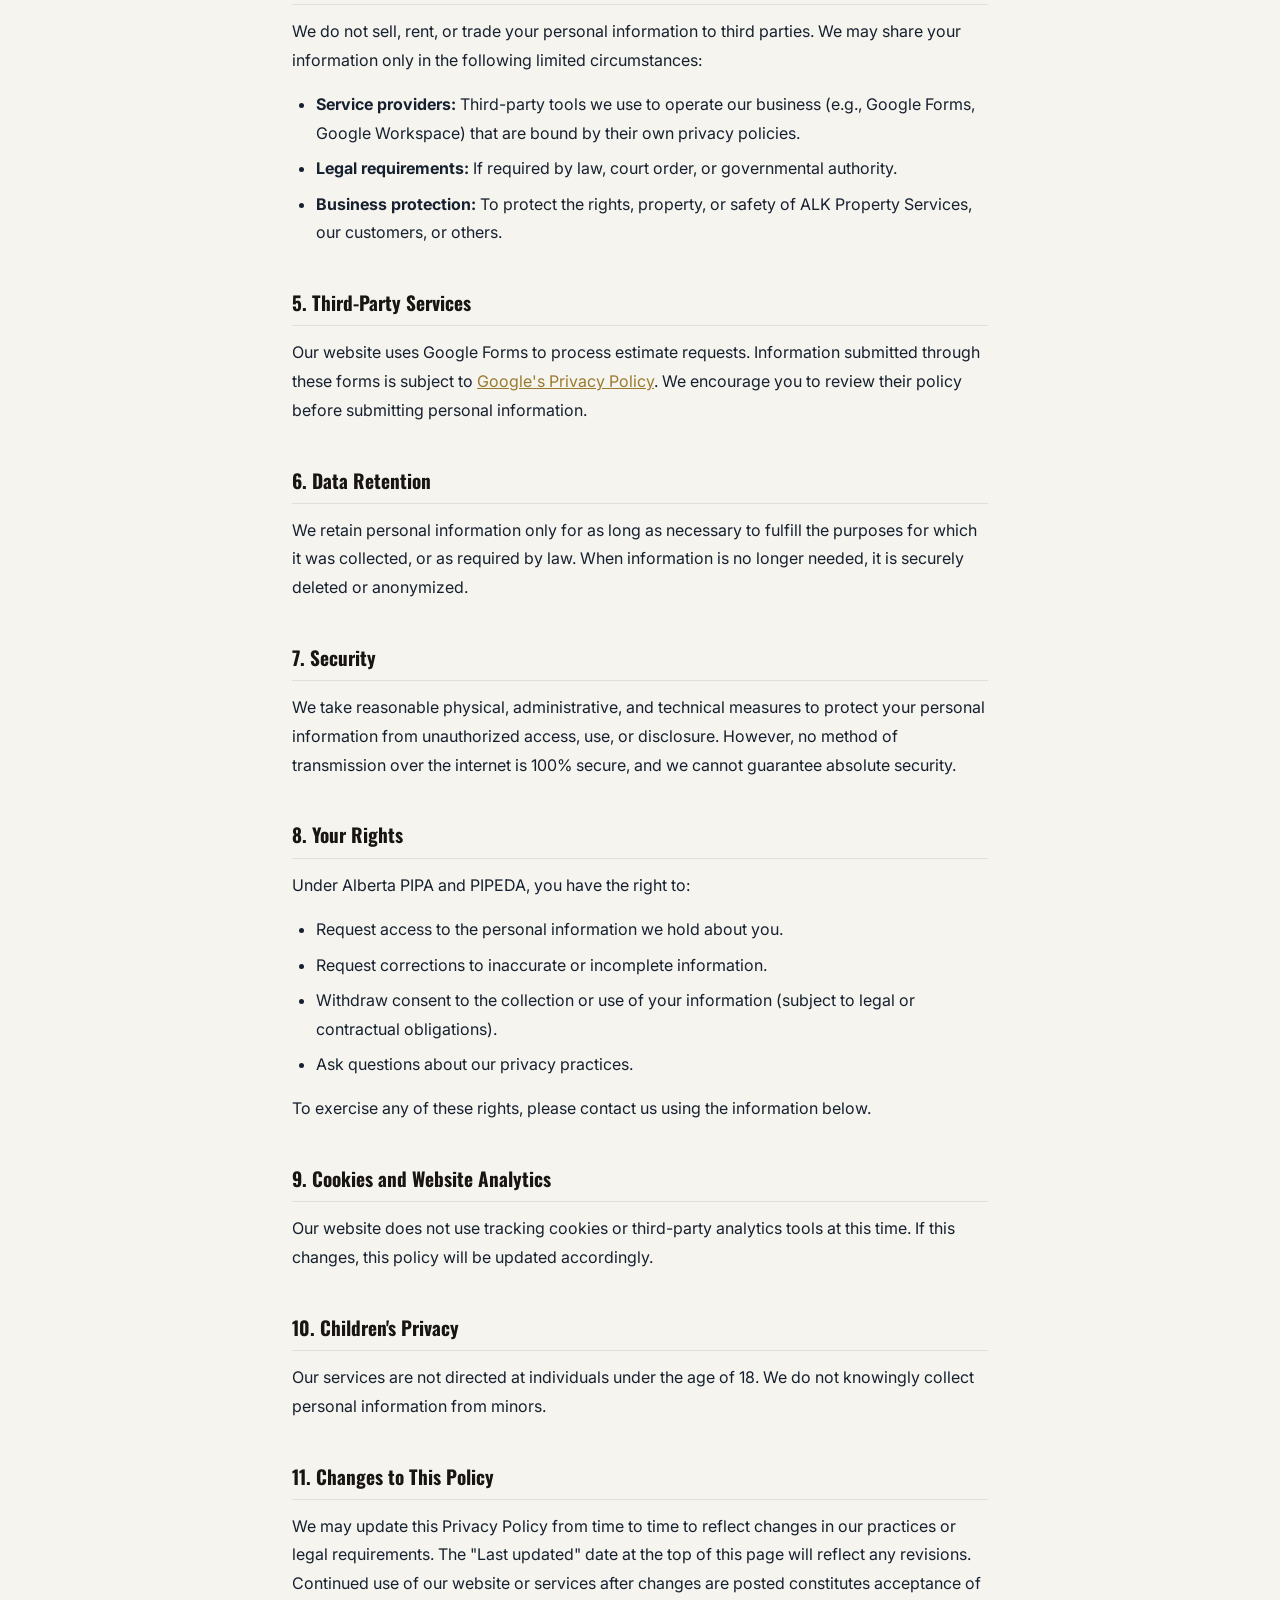
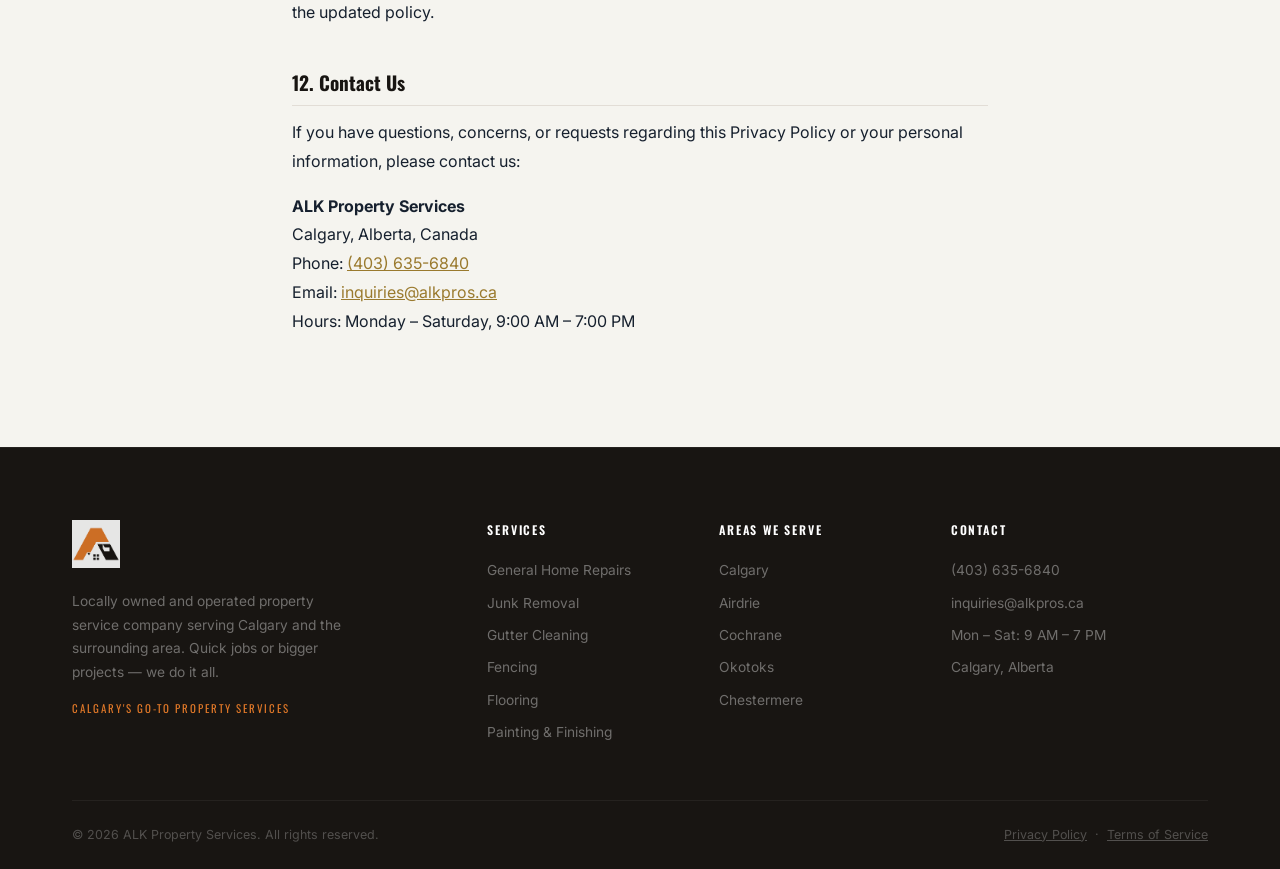
<file: privacy-policy.html>
<!DOCTYPE html>
<html lang="en">
<head>
    <meta charset="UTF-8">
    <meta name="viewport" content="width=device-width, initial-scale=1.0">
    <link rel="icon" href="Resources/favicon.ico" type="image/x-icon">
    <link rel="shortcut icon" href="Resources/favicon.ico" type="image/x-icon">
    <title>Privacy Policy | ALK Property Services</title>
    <meta name="description" content="Privacy Policy for ALK Property Services — how we collect, use, and protect your personal information in compliance with Alberta PIPA and PIPEDA.">
    <link rel="preconnect" href="https://fonts.googleapis.com">
    <link rel="preconnect" href="https://fonts.gstatic.com" crossorigin>
    <link href="https://fonts.googleapis.com/css2?family=Oswald:wght@400;500;600;700&family=Inter:ital,wght@0,300;0,400;0,500;0,600;0,700;1,400&family=Playfair+Display:ital,wght@1,700&display=swap" rel="stylesheet">
    <link rel="stylesheet" href="styles.css">
    <link rel="canonical" href="https://alkpros.ca/privacy-policy.html">
</head>
<body>

    <!-- NAV -->
    <nav id="navbar">
        <div class="nav-container">
            <a href="index.html" class="nav-logo" aria-label="ALK Property Services - Home">
                <img src="Resources/logo_withouttext.png" alt="ALK Property Services" class="nav-logo-img">
            </a>
            <ul class="nav-links" role="list">
                <li><a href="index.html">Home</a></li>
                <li><a href="index.html#services">Services</a></li>
                <li><a href="index.html#about">About</a></li>
                <li><a href="index.html#gallery">Gallery</a></li>
                <li><a href="index.html#contact">Contact</a></li>
            </ul>
            <a href="tel:4036356840" class="btn btn-accent nav-cta">
                <svg class="btn-icon" viewBox="0 0 20 20" fill="currentColor"><path d="M2 3a1 1 0 011-1h2.153a1 1 0 01.986.836l.74 4.435a1 1 0 01-.54 1.06l-1.548.773a11.037 11.037 0 006.105 6.105l.774-1.548a1 1 0 011.059-.54l4.435.74a1 1 0 01.836.986V17a1 1 0 01-1 1h-2C7.82 18 2 12.18 2 5V3z"/></svg>
                (403) 635-6840
            </a>
            <button class="hamburger" id="hamburger" aria-label="Toggle navigation menu" aria-expanded="false">
                <span></span><span></span><span></span>
            </button>
        </div>
    </nav>

    <div class="mobile-overlay" id="mobileOverlay" aria-hidden="true"></div>
    <nav class="mobile-menu" id="mobileMenu">
        <ul role="list">
            <li><a href="index.html" class="mobile-link">Home</a></li>
            <li><a href="index.html#services" class="mobile-link">Services</a></li>
            <li><a href="index.html#about" class="mobile-link">About</a></li>
            <li><a href="index.html#gallery" class="mobile-link">Gallery</a></li>
            <li><a href="index.html#contact" class="mobile-link">Contact</a></li>
        </ul>
        <a href="tel:4036356840" class="btn btn-accent mobile-cta">(403) 635-6840</a>
        <div class="mobile-contact-footer">
            <p>Mon – Sat &nbsp;·&nbsp; 9 AM – 7 PM</p>
            <p>inquiries@alkpros.ca</p>
        </div>
    </nav>

    <!-- PAGE HERO -->
    <section class="legal-hero">
        <div class="container">
            <a href="index.html" class="page-hero-eyebrow">
                <svg viewBox="0 0 24 24" fill="none" stroke="currentColor" stroke-width="2"><path d="M19 12H5M12 5l-7 7 7 7"/></svg>
                Back to Home
            </a>
            <h1>Privacy Policy</h1>
            <p>Last updated: June 3, 2026</p>
        </div>
    </section>

    <!-- CONTENT -->
    <main class="legal-body">
        <div class="container legal-container">

            <p>ALK Property Services ("we", "us", or "our") is committed to protecting the privacy of individuals who interact with our business. This Privacy Policy explains how we collect, use, disclose, and safeguard your personal information in compliance with the <em>Personal Information Protection Act</em> (Alberta PIPA) and the federal <em>Personal Information Protection and Electronic Documents Act</em> (PIPEDA).</p>

            <p>By using our website or submitting information to us, you consent to the practices described in this policy.</p>

            <h2>1. Information We Collect</h2>
            <p>We may collect the following types of personal information:</p>
            <ul>
                <li><strong>Contact information:</strong> your name, phone number, email address, and service address.</li>
                <li><strong>Service details:</strong> descriptions of work requested, project photos you choose to share, and scheduling preferences.</li>
                <li><strong>Communication records:</strong> records of phone calls, emails, and form submissions.</li>
            </ul>
            <p>We do not collect payment card information directly. Any payment processing is handled through secure third-party services.</p>

            <h2>2. How We Collect Information</h2>
            <p>We collect personal information through:</p>
            <ul>
                <li>Our website contact and estimate request forms (powered by Google Forms).</li>
                <li>Phone calls and email correspondence.</li>
                <li>In-person consultations and site visits.</li>
            </ul>

            <h2>3. How We Use Your Information</h2>
            <p>We use your personal information only for the purposes for which it was provided, including:</p>
            <ul>
                <li>Preparing and delivering estimates and quotes.</li>
                <li>Scheduling and completing requested services.</li>
                <li>Communicating with you about your project.</li>
                <li>Responding to inquiries and follow-up questions.</li>
                <li>Improving our services and customer experience.</li>
            </ul>
            <p>We will not use your personal information for unrelated purposes without your consent.</p>

            <h2>4. Disclosure of Your Information</h2>
            <p>We do not sell, rent, or trade your personal information to third parties. We may share your information only in the following limited circumstances:</p>
            <ul>
                <li><strong>Service providers:</strong> Third-party tools we use to operate our business (e.g., Google Forms, Google Workspace) that are bound by their own privacy policies.</li>
                <li><strong>Legal requirements:</strong> If required by law, court order, or governmental authority.</li>
                <li><strong>Business protection:</strong> To protect the rights, property, or safety of ALK Property Services, our customers, or others.</li>
            </ul>

            <h2>5. Third-Party Services</h2>
            <p>Our website uses Google Forms to process estimate requests. Information submitted through these forms is subject to <a href="https://policies.google.com/privacy" target="_blank" rel="noopener">Google's Privacy Policy</a>. We encourage you to review their policy before submitting personal information.</p>

            <h2>6. Data Retention</h2>
            <p>We retain personal information only for as long as necessary to fulfill the purposes for which it was collected, or as required by law. When information is no longer needed, it is securely deleted or anonymized.</p>

            <h2>7. Security</h2>
            <p>We take reasonable physical, administrative, and technical measures to protect your personal information from unauthorized access, use, or disclosure. However, no method of transmission over the internet is 100% secure, and we cannot guarantee absolute security.</p>

            <h2>8. Your Rights</h2>
            <p>Under Alberta PIPA and PIPEDA, you have the right to:</p>
            <ul>
                <li>Request access to the personal information we hold about you.</li>
                <li>Request corrections to inaccurate or incomplete information.</li>
                <li>Withdraw consent to the collection or use of your information (subject to legal or contractual obligations).</li>
                <li>Ask questions about our privacy practices.</li>
            </ul>
            <p>To exercise any of these rights, please contact us using the information below.</p>

            <h2>9. Cookies and Website Analytics</h2>
            <p>Our website does not use tracking cookies or third-party analytics tools at this time. If this changes, this policy will be updated accordingly.</p>

            <h2>10. Children's Privacy</h2>
            <p>Our services are not directed at individuals under the age of 18. We do not knowingly collect personal information from minors.</p>

            <h2>11. Changes to This Policy</h2>
            <p>We may update this Privacy Policy from time to time to reflect changes in our practices or legal requirements. The "Last updated" date at the top of this page will reflect any revisions. Continued use of our website or services after changes are posted constitutes acceptance of the updated policy.</p>

            <h2>12. Contact Us</h2>
            <p>If you have questions, concerns, or requests regarding this Privacy Policy or your personal information, please contact us:</p>
            <address>
                <strong>ALK Property Services</strong><br>
                Calgary, Alberta, Canada<br>
                Phone: <a href="tel:4036356840">(403) 635-6840</a><br>
                Email: <a href="mailto:inquiries@alkpros.ca">inquiries@alkpros.ca</a><br>
                Hours: Monday – Saturday, 9:00 AM – 7:00 PM
            </address>

        </div>
    </main>

    <!-- FOOTER -->
    <footer id="footer">
        <div class="container">
            <div class="footer-grid">
                <div class="footer-brand">
                    <img src="Resources/logo_withouttext.png" alt="ALK Property Services" class="footer-logo-img">
                    <p>Locally owned and operated property service company serving Calgary and the surrounding area. Quick jobs or bigger projects — we do it all.</p>
                    <p class="footer-tagline">Calgary's Go-To Property Services</p>
                </div>
                <div class="footer-col">
                    <h4>Services</h4>
                    <ul>
                        <li><a href="repairs.html">General Home Repairs</a></li>
                        <li><a href="junk-removal.html">Junk Removal</a></li>
                        <li><a href="gutter-cleaning.html">Gutter Cleaning</a></li>
                        <li><a href="fencing.html">Fencing</a></li>
                        <li><a href="flooring.html">Flooring</a></li>
                        <li><a href="painting.html">Painting &amp; Finishing</a></li>
                    </ul>
                </div>
                <div class="footer-col">
                    <h4>Areas We Serve</h4>
                    <ul>
                        <li>Calgary</li>
                        <li>Airdrie</li>
                        <li>Cochrane</li>
                        <li>Okotoks</li>
                        <li>Chestermere</li>
                    </ul>
                </div>
                <div class="footer-col">
                    <h4>Contact</h4>
                    <ul>
                        <li><a href="tel:4036356840">(403) 635-6840</a></li>
                        <li><a href="mailto:inquiries@alkpros.ca">inquiries@alkpros.ca</a></li>
                        <li>Mon – Sat: 9 AM – 7 PM</li>
                        <li>Calgary, Alberta</li>
                    </ul>
                </div>
            </div>
            <div class="footer-bottom">
                <p>&copy; 2026 ALK Property Services. All rights reserved.</p>
                <p><a href="privacy-policy.html">Privacy Policy</a> &nbsp;·&nbsp; <a href="terms-of-service.html">Terms of Service</a></p>
            </div>
        </div>
    </footer>

    <script src="script.js"></script>
</body>
</html>
</file>
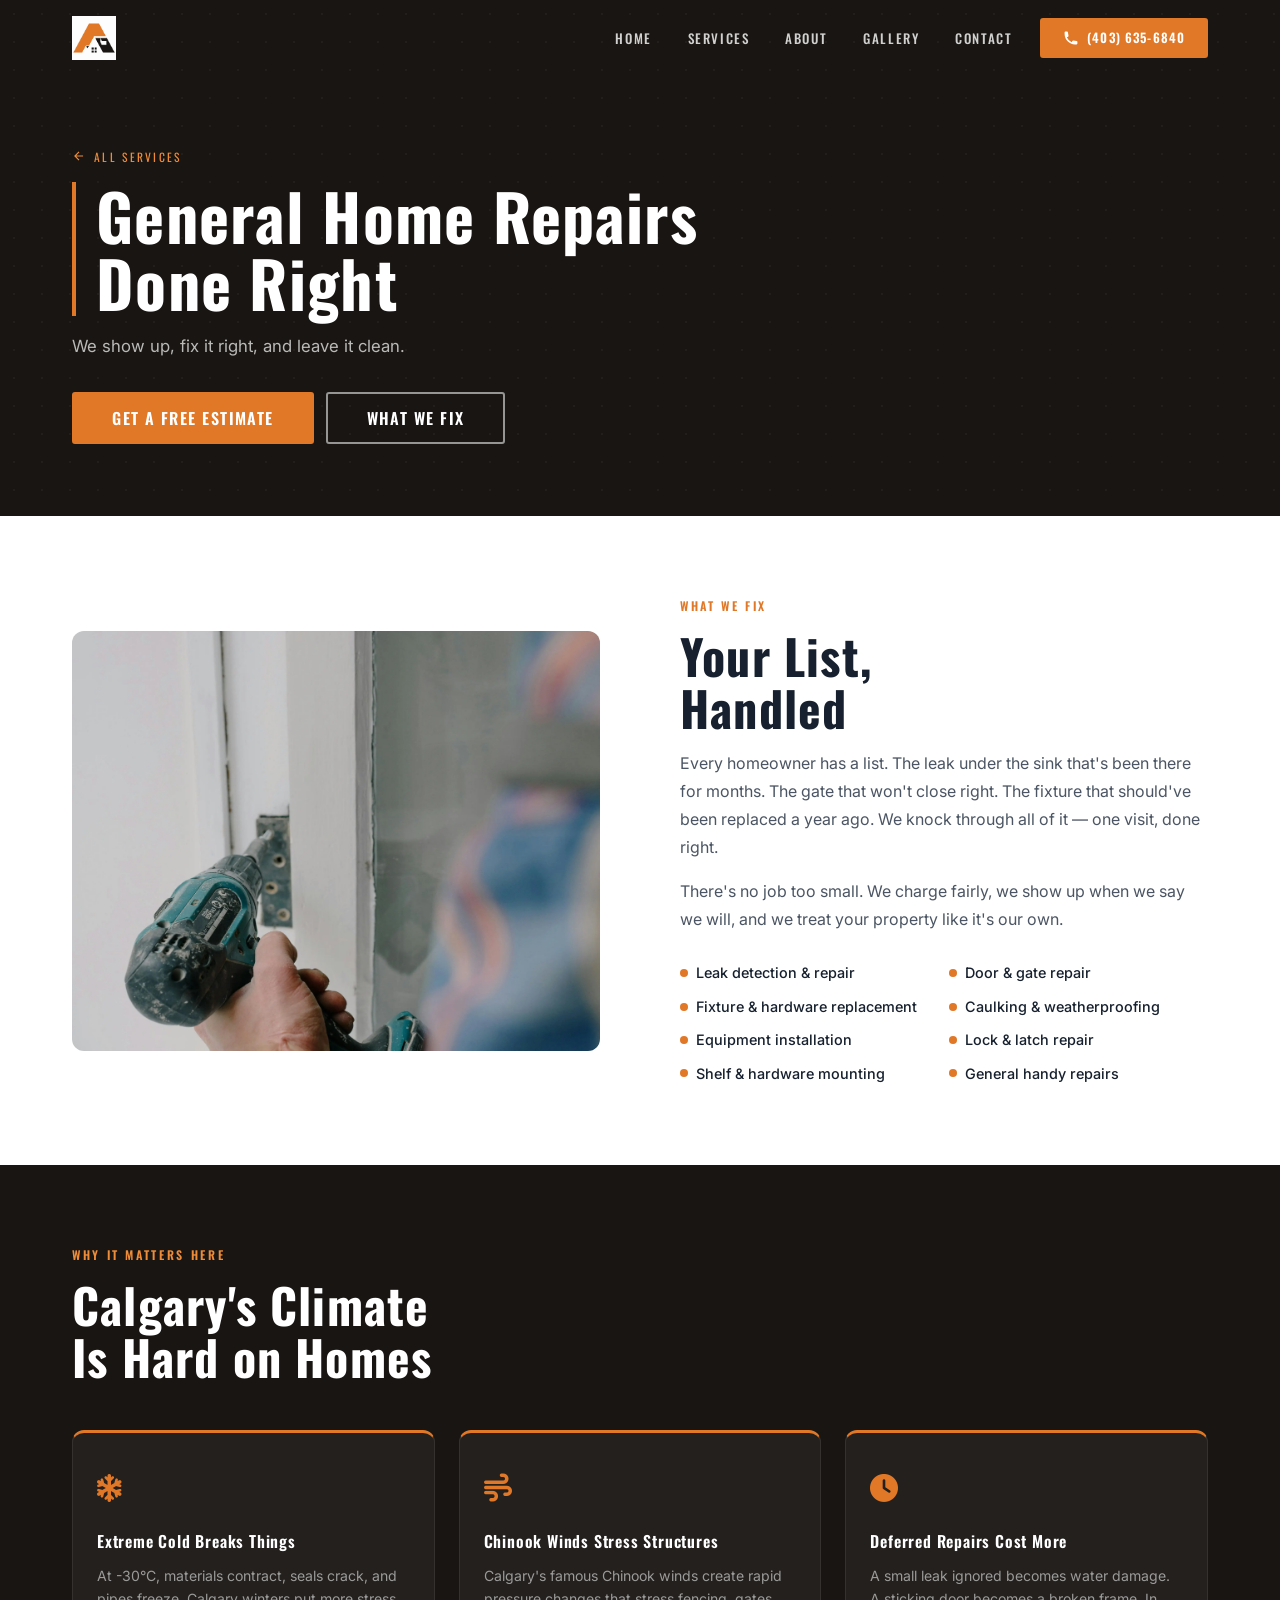
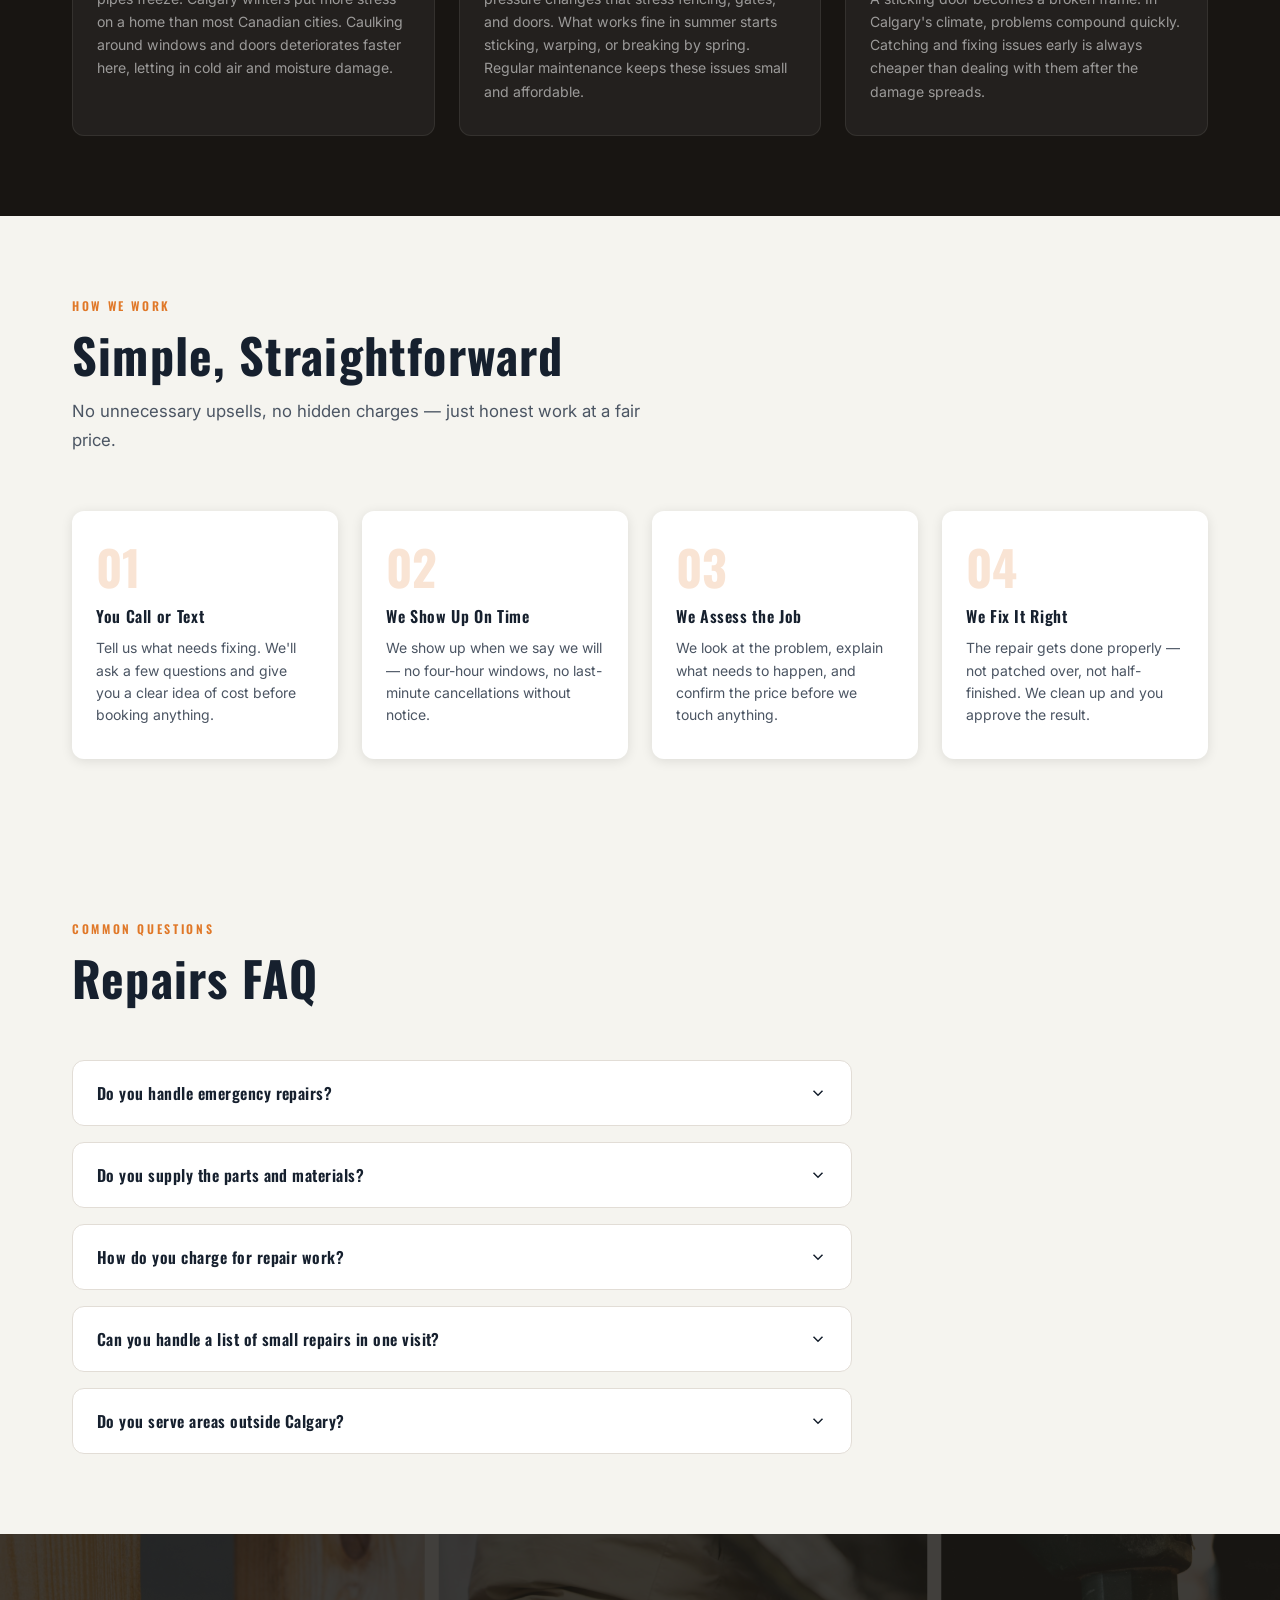
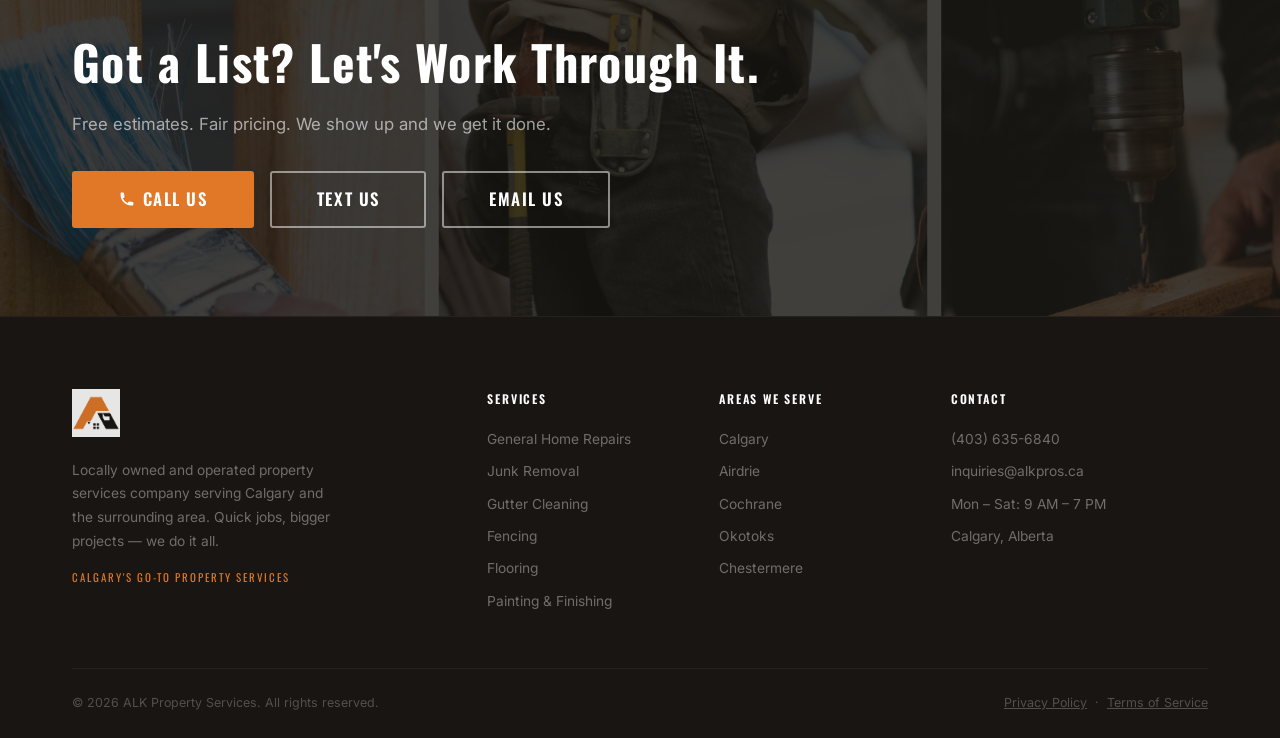
<file: repairs.html>
<!DOCTYPE html>
<html lang="en">
<head>
    <meta charset="UTF-8">
    <meta name="viewport" content="width=device-width, initial-scale=1.0">
    <link rel="icon" href="Resources/favicon.ico" type="image/x-icon">
    <link rel="shortcut icon" href="Resources/favicon.ico" type="image/x-icon">
    <title>General Home Repairs Calgary | ALK Property Services</title>
    <meta name="description" content="Reliable home repairs in Calgary — leaks, doors, fixtures, caulking, and general handyman work. ALK Property Services. Free estimates, honest pricing.">
    <link rel="preconnect" href="https://fonts.googleapis.com">
    <link rel="preconnect" href="https://fonts.gstatic.com" crossorigin>
    <link href="https://fonts.googleapis.com/css2?family=Oswald:wght@400;500;600;700&family=Inter:ital,wght@0,300;0,400;0,500;0,600;0,700;1,400&family=Playfair+Display:ital,wght@1,700&display=swap" rel="stylesheet">
    <link rel="stylesheet" href="styles.css">
    <link rel="stylesheet" href="https://cdnjs.cloudflare.com/ajax/libs/font-awesome/6.5.2/css/all.min.css">
    <link rel="canonical" href="https://alkpros.ca/repairs.html">
    <meta property="og:type"        content="website">
    <meta property="og:url"         content="https://alkpros.ca/repairs.html">
    <meta property="og:site_name"   content="ALK Property Services">
    <meta property="og:title"       content="General Home Repairs Calgary | ALK Property Services">
    <meta property="og:description" content="Reliable home repairs in Calgary — leaks, doors, fixtures, caulking, and general handyman work. Free estimates, honest pricing.">
    <meta property="og:image"       content="https://alkpros.ca/Resources/hero.webp">
    <meta property="og:image:alt"   content="ALK Property Services — Calgary Home Repairs">
    <meta name="twitter:card"        content="summary_large_image">
    <meta name="twitter:title"       content="General Home Repairs Calgary | ALK Property Services">
    <meta name="twitter:description" content="Reliable home repairs in Calgary — free estimates, honest pricing.">
    <meta name="twitter:image"       content="https://alkpros.ca/Resources/hero.webp">
    <script type="application/ld+json">
    {
      "@context": "https://schema.org",
      "@type": "FAQPage",
      "mainEntity": [
        { "@type": "Question", "name": "Do you handle emergency repairs?", "acceptedAnswer": { "@type": "Answer", "text": "Call us and we'll do our best to get to you quickly. We can't always guarantee same-day availability, but for urgent situations like active leaks we prioritize getting there fast. Call rather than email for anything time-sensitive." } },
        { "@type": "Question", "name": "Do you supply the parts and materials?", "acceptedAnswer": { "@type": "Answer", "text": "We can source common parts and materials and include them in the quote, or we can work with parts you've already purchased. If we need something specific, we'll let you know in advance." } },
        { "@type": "Question", "name": "How do you charge for repair work?", "acceptedAnswer": { "@type": "Answer", "text": "We quote per job, not per hour — so you know what you're paying before we start. No surprise charges at the end. If something changes scope mid-job, we'll discuss it with you before proceeding." } },
        { "@type": "Question", "name": "Can you handle a list of small repairs in one visit?", "acceptedAnswer": { "@type": "Answer", "text": "Absolutely — this is actually the most efficient way to book us. Send us your list and we'll give you a combined quote. Getting multiple things done in one visit saves you time and typically costs less per item." } },
        { "@type": "Question", "name": "Do you serve areas outside Calgary?", "acceptedAnswer": { "@type": "Answer", "text": "Yes — we serve Airdrie, Cochrane, Okotoks, Chestermere, and surrounding communities. If you're not sure whether we come to your area, give us a call and we'll let you know." } }
      ]
    }
    </script>
</head>
<body>

    <!-- NAV -->
    <nav id="navbar">
        <div class="nav-container">
            <a href="index.html" class="nav-logo" aria-label="ALK Property Services - Home">
                <img src="Resources/logo_withouttext.png" alt="ALK Property Services" class="nav-logo-img">
            </a>
            <ul class="nav-links" role="list">
                <li><a href="index.html">Home</a></li>
                <li><a href="index.html#services">Services</a></li>
                <li><a href="index.html#about">About</a></li>
                <li><a href="index.html#gallery">Gallery</a></li>
                <li><a href="index.html#contact">Contact</a></li>
            </ul>
            <a href="tel:4036356840" class="btn btn-accent nav-cta">
                <svg class="btn-icon" viewBox="0 0 20 20" fill="currentColor"><path d="M2 3a1 1 0 011-1h2.153a1 1 0 01.986.836l.74 4.435a1 1 0 01-.54 1.06l-1.548.773a11.037 11.037 0 006.105 6.105l.774-1.548a1 1 0 011.059-.54l4.435.74a1 1 0 01.836.986V17a1 1 0 01-1 1h-2C7.82 18 2 12.18 2 5V3z"/></svg>
                (403) 635-6840
            </a>
            <button class="hamburger" id="hamburger" aria-label="Toggle navigation menu" aria-expanded="false">
                <span></span><span></span><span></span>
            </button>
        </div>
    </nav>

    <div class="mobile-overlay" id="mobileOverlay" aria-hidden="true"></div>
    <nav class="mobile-menu" id="mobileMenu">
        <ul role="list">
            <li><a href="index.html" class="mobile-link">Home</a></li>
            <li><a href="index.html#services" class="mobile-link">Services</a></li>
            <li><a href="index.html#about" class="mobile-link">About</a></li>
            <li><a href="index.html#gallery" class="mobile-link">Gallery</a></li>
            <li><a href="index.html#contact" class="mobile-link">Contact</a></li>
        </ul>
        <a href="tel:4036356840" class="btn btn-accent mobile-cta">(403) 635-6840</a>
        <a href="sms:+14036356840" class="btn btn-ghost mobile-cta">Text Us</a>
        <div class="mobile-contact-footer">
            <p>Mon – Sat &nbsp;·&nbsp; 9 AM – 7 PM</p>
            <p>inquiries@alkpros.ca</p>
        </div>
    </nav>

    <!-- HERO -->
    <section class="page-hero">
        <div class="page-hero-content">
            <a href="index.html#services" class="page-hero-eyebrow">
                <svg viewBox="0 0 24 24" fill="none" stroke="currentColor" stroke-width="2"><path d="M19 12H5M12 5l-7 7 7 7"/></svg>
                All Services
            </a>
            <h1 class="page-hero-title">General Home Repairs<br>Done Right</h1>
            <p class="page-hero-sub">We show up, fix it right, and leave it clean.</p>
            <div class="page-hero-ctas">
                <a href="tel:4036356840" class="btn btn-accent btn-lg">Get a Free Estimate</a>
                <a href="#what-we-do" class="btn btn-ghost btn-lg">What We Fix</a>
            </div>
        </div>
    </section>

    <!-- INTRO / WHAT WE DO -->
    <section class="sp-intro" id="what-we-do">
        <div class="container">
            <div class="sp-intro-grid">
                <div class="sp-intro-img" data-animate>
                    <img src="Resources/repairs_main.webp" alt="General home repairs by ALK Property Services" loading="lazy">
                </div>
                <div class="sp-intro-copy" data-animate>
                    <span class="eyebrow">What We Fix</span>
                    <h2 class="section-title">Your List,<br>Handled</h2>
                    <p>Every homeowner has a list. The leak under the sink that's been there for months. The gate that won't close right. The fixture that should've been replaced a year ago. We knock through all of it — one visit, done right.</p>
                    <p>There's no job too small. We charge fairly, we show up when we say we will, and we treat your property like it's our own.</p>
                    <ul class="sp-service-list">
                        <li>Leak detection &amp; repair</li>
                        <li>Door &amp; gate repair</li>
                        <li>Fixture &amp; hardware replacement</li>
                        <li>Caulking &amp; weatherproofing</li>
                        <li>Equipment installation</li>
                        <li>Lock &amp; latch repair</li>
                        <li>Shelf &amp; hardware mounting</li>
                        <li>General handy repairs</li>
                    </ul>
                </div>
            </div>
        </div>
    </section>

    <!-- WHY CALGARY -->
    <section class="sp-why">
        <div class="container">
            <span class="eyebrow">Why It Matters Here</span>
            <h2 class="section-title">Calgary's Climate<br>Is Hard on Homes</h2>
            <div class="sp-why-grid">
                <div class="sp-why-card" data-animate>
                    <div class="sp-why-icon"><i class="fa-solid fa-snowflake"></i></div>
                    <h4>Extreme Cold Breaks Things</h4>
                    <p>At -30°C, materials contract, seals crack, and pipes freeze. Calgary winters put more stress on a home than most Canadian cities. Caulking around windows and doors deteriorates faster here, letting in cold air and moisture damage.</p>
                </div>
                <div class="sp-why-card" data-animate>
                    <div class="sp-why-icon"><i class="fa-solid fa-wind"></i></div>
                    <h4>Chinook Winds Stress Structures</h4>
                    <p>Calgary's famous Chinook winds create rapid pressure changes that stress fencing, gates, and doors. What works fine in summer starts sticking, warping, or breaking by spring. Regular maintenance keeps these issues small and affordable.</p>
                </div>
                <div class="sp-why-card" data-animate>
                    <div class="sp-why-icon"><i class="fa-solid fa-clock"></i></div>
                    <h4>Deferred Repairs Cost More</h4>
                    <p>A small leak ignored becomes water damage. A sticking door becomes a broken frame. In Calgary's climate, problems compound quickly. Catching and fixing issues early is always cheaper than dealing with them after the damage spreads.</p>
                </div>
            </div>
        </div>
    </section>

    <!-- PROCESS -->
    <section class="sp-process">
        <div class="container">
            <div class="section-header">
                <span class="eyebrow">How We Work</span>
                <h2 class="section-title">Simple, Straightforward</h2>
                <p class="section-sub">No unnecessary upsells, no hidden charges — just honest work at a fair price.</p>
            </div>
            <div class="sp-steps">
                <div class="sp-step" data-animate>
                    <div class="sp-step-num">01</div>
                    <h4>You Call or Text</h4>
                    <p>Tell us what needs fixing. We'll ask a few questions and give you a clear idea of cost before booking anything.</p>
                </div>
                <div class="sp-step" data-animate>
                    <div class="sp-step-num">02</div>
                    <h4>We Show Up On Time</h4>
                    <p>We show up when we say we will — no four-hour windows, no last-minute cancellations without notice.</p>
                </div>
                <div class="sp-step" data-animate>
                    <div class="sp-step-num">03</div>
                    <h4>We Assess the Job</h4>
                    <p>We look at the problem, explain what needs to happen, and confirm the price before we touch anything.</p>
                </div>
                <div class="sp-step" data-animate>
                    <div class="sp-step-num">04</div>
                    <h4>We Fix It Right</h4>
                    <p>The repair gets done properly — not patched over, not half-finished. We clean up and you approve the result.</p>
                </div>
            </div>
        </div>
    </section>


    <!-- FAQ -->
    <section class="sp-faq">
        <div class="container">
            <div class="section-header">
                <span class="eyebrow">Common Questions</span>
                <h2 class="section-title">Repairs FAQ</h2>
            </div>
            <div class="sp-faq-list">

                <div class="sp-faq-item">
                    <button class="sp-faq-q">
                        Do you handle emergency repairs?
                        <svg class="sp-faq-chevron" viewBox="0 0 24 24" fill="none" stroke-width="2"><path d="M6 9l6 6 6-6"/></svg>
                    </button>
                    <div class="sp-faq-a">
                        <p>Call us and we'll do our best to get to you quickly. We can't always guarantee same-day availability, but for urgent situations like active leaks we prioritize getting there fast. Call rather than email for anything time-sensitive.</p>
                    </div>
                </div>

                <div class="sp-faq-item">
                    <button class="sp-faq-q">
                        Do you supply the parts and materials?
                        <svg class="sp-faq-chevron" viewBox="0 0 24 24" fill="none" stroke-width="2"><path d="M6 9l6 6 6-6"/></svg>
                    </button>
                    <div class="sp-faq-a">
                        <p>We can source common parts and materials and include them in the quote, or we can work with parts you've already purchased. If we need something specific, we'll let you know in advance.</p>
                    </div>
                </div>

                <div class="sp-faq-item">
                    <button class="sp-faq-q">
                        How do you charge for repair work?
                        <svg class="sp-faq-chevron" viewBox="0 0 24 24" fill="none" stroke-width="2"><path d="M6 9l6 6 6-6"/></svg>
                    </button>
                    <div class="sp-faq-a">
                        <p>We quote per job, not per hour — so you know what you're paying before we start. No surprise charges at the end. If something changes scope mid-job, we'll discuss it with you before proceeding.</p>
                    </div>
                </div>

                <div class="sp-faq-item">
                    <button class="sp-faq-q">
                        Can you handle a list of small repairs in one visit?
                        <svg class="sp-faq-chevron" viewBox="0 0 24 24" fill="none" stroke-width="2"><path d="M6 9l6 6 6-6"/></svg>
                    </button>
                    <div class="sp-faq-a">
                        <p>Absolutely — this is actually the most efficient way to book us. Send us your list and we'll give you a combined quote. Getting multiple things done in one visit saves you time and typically costs less per item.</p>
                    </div>
                </div>

                <div class="sp-faq-item">
                    <button class="sp-faq-q">
                        Do you serve areas outside Calgary?
                        <svg class="sp-faq-chevron" viewBox="0 0 24 24" fill="none" stroke-width="2"><path d="M6 9l6 6 6-6"/></svg>
                    </button>
                    <div class="sp-faq-a">
                        <p>Yes — we serve Airdrie, Cochrane, Okotoks, Chestermere, and surrounding communities. If you're not sure whether we come to your area, give us a call and we'll let you know.</p>
                    </div>
                </div>

            </div>
        </div>
    </section>

    <!-- CTA -->
    <section id="cta-band">
        <div class="cta-band-bg"></div>
        <div class="cta-band-overlay"></div>
        <div class="container cta-band-inner">
            <div class="cta-band-copy">
                <h2>Got a List? Let's Work Through It.</h2>
                <p>Free estimates. Fair pricing. We show up and we get it done.</p>
            </div>
            <div class="cta-band-actions">
                <a href="tel:4036356840" class="btn btn-accent btn-xl">
                    <svg class="btn-icon" viewBox="0 0 20 20" fill="currentColor"><path d="M2 3a1 1 0 011-1h2.153a1 1 0 01.986.836l.74 4.435a1 1 0 01-.54 1.06l-1.548.773a11.037 11.037 0 006.105 6.105l.774-1.548a1 1 0 011.059-.54l4.435.74a1 1 0 01.836.986V17a1 1 0 01-1 1h-2C7.82 18 2 12.18 2 5V3z"/></svg>
                    Call Us
                </a>
                <a href="sms:+14036356840" class="btn btn-ghost-light btn-xl">Text Us</a>
                <a href="mailto:inquiries@alkpros.ca" class="btn btn-ghost-light btn-xl">Email Us</a>
            </div>
        </div>
    </section>

    <!-- FOOTER -->
    <footer id="footer">
        <div class="container">
            <div class="footer-grid">
                <div class="footer-brand">
                    <img src="Resources/logo_withouttext.png" alt="ALK Property Services" class="footer-logo-img">
                    <p>Locally owned and operated property services company serving Calgary and the surrounding area. Quick jobs, bigger projects — we do it all.</p>
                    <p class="footer-tagline">Calgary's Go-To Property Services</p>
                </div>
                <div class="footer-col">
                    <h4>Services</h4>
                    <ul>
                        <li><a href="repairs.html">General Home Repairs</a></li>
                        <li><a href="junk-removal.html">Junk Removal</a></li>
                        <li><a href="gutter-cleaning.html">Gutter Cleaning</a></li>
                        <li><a href="fencing.html">Fencing</a></li>
                        <li><a href="flooring.html">Flooring</a></li>
                        <li><a href="painting.html">Painting &amp; Finishing</a></li>
                    </ul>
                </div>
                <div class="footer-col">
                    <h4>Areas We Serve</h4>
                    <ul>
                        <li>Calgary</li>
                        <li>Airdrie</li>
                        <li>Cochrane</li>
                        <li>Okotoks</li>
                        <li>Chestermere</li>
                    </ul>
                </div>
                <div class="footer-col">
                    <h4>Contact</h4>
                    <ul>
                        <li><a href="tel:4036356840">(403) 635-6840</a></li>
                        <li><a href="mailto:inquiries@alkpros.ca">inquiries@alkpros.ca</a></li>
                        <li>Mon – Sat: 9 AM – 7 PM</li>
                        <li>Calgary, Alberta</li>
                    </ul>
                </div>
            </div>
            <div class="footer-bottom">
                <p>&copy; 2026 ALK Property Services. All rights reserved.</p>
                <p><a href="privacy-policy.html">Privacy Policy</a> &nbsp;·&nbsp; <a href="terms-of-service.html">Terms of Service</a></p>
            </div>
        </div>
    </footer>

    <div id="lightbox" role="dialog" aria-modal="true" aria-label="Photo viewer">
        <button id="lightbox-close" aria-label="Close">&times;</button>
        <button id="lightbox-prev" aria-label="Previous photo">&#8249;</button>
        <img id="lightbox-img" alt="">
        <button id="lightbox-next" aria-label="Next photo">&#8250;</button>
    </div>

    <script src="script.js"></script>
    <script>
        document.querySelectorAll('.sp-faq-q').forEach(btn => {
            btn.addEventListener('click', () => {
                const item = btn.closest('.sp-faq-item');
                const isOpen = item.classList.contains('open');
                document.querySelectorAll('.sp-faq-item').forEach(i => i.classList.remove('open'));
                if (!isOpen) item.classList.add('open');
            });
        });
    </script>
</body>
</html>
</file>
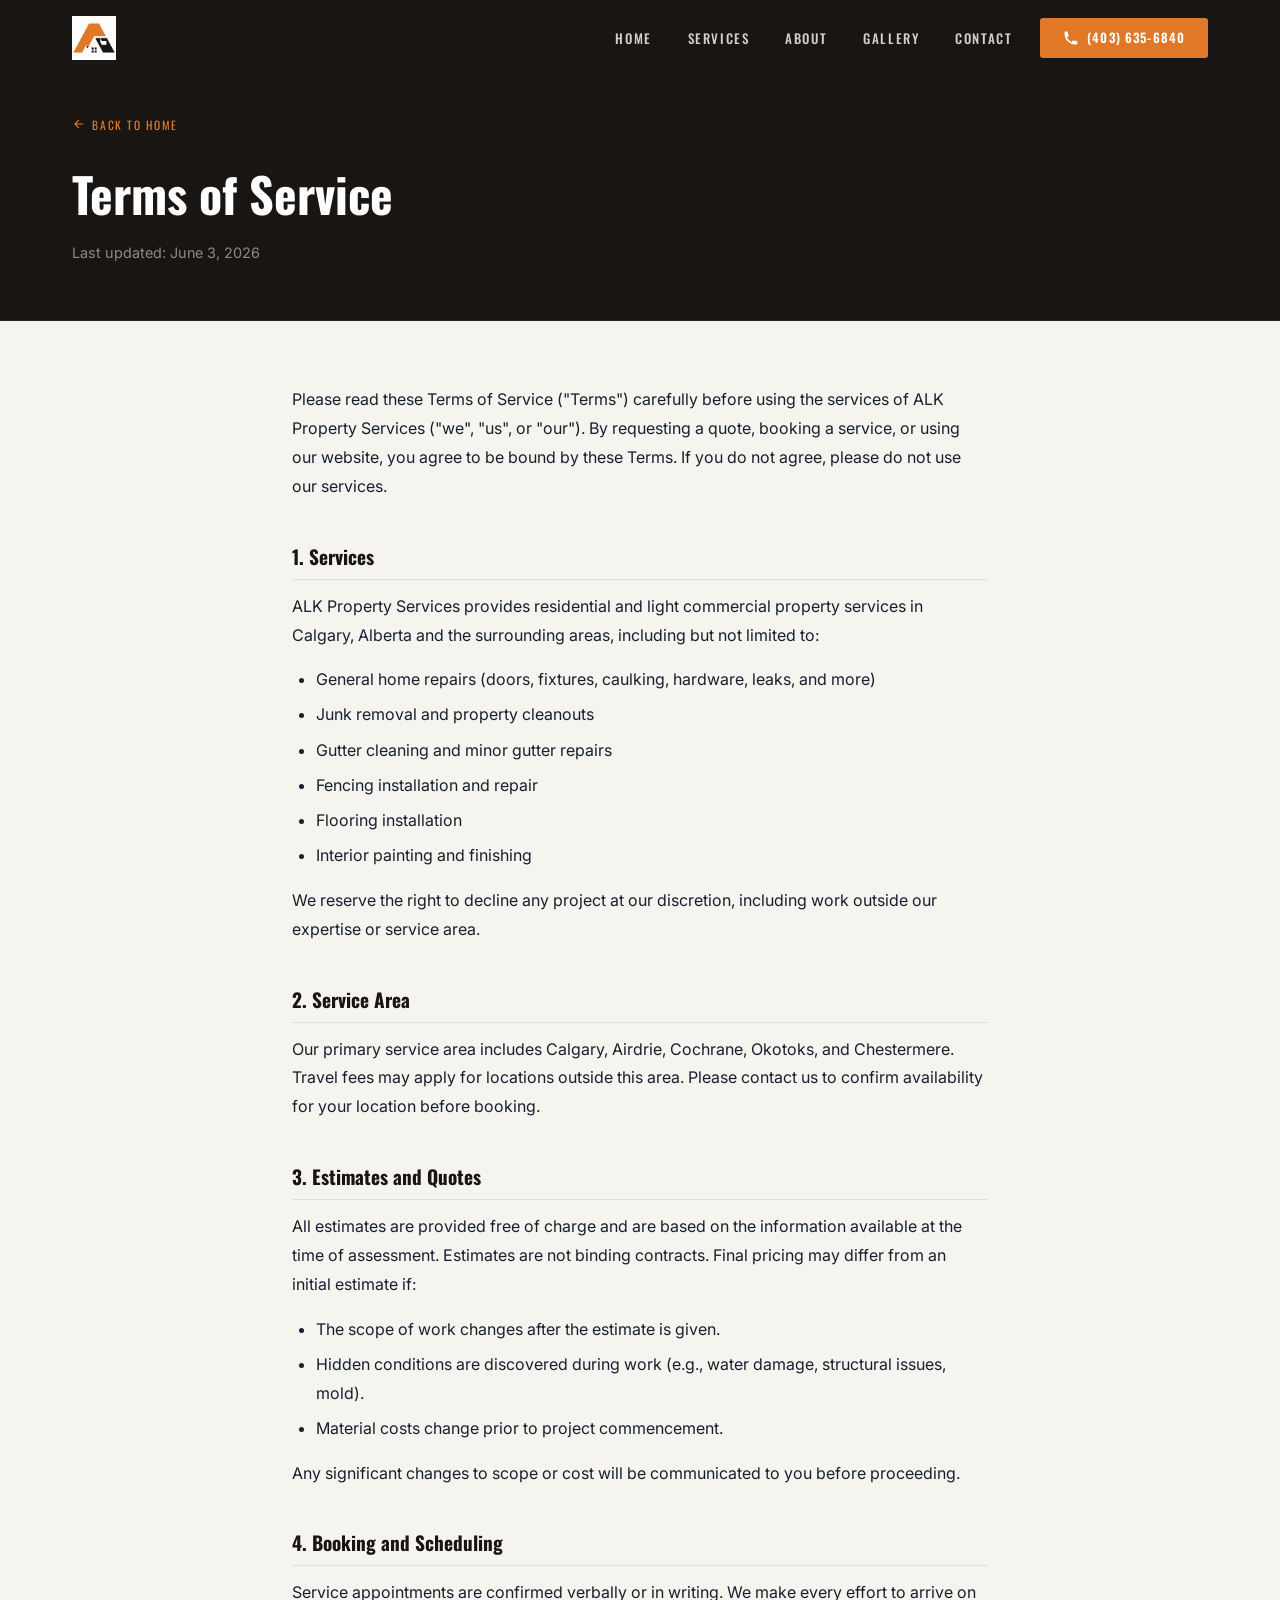
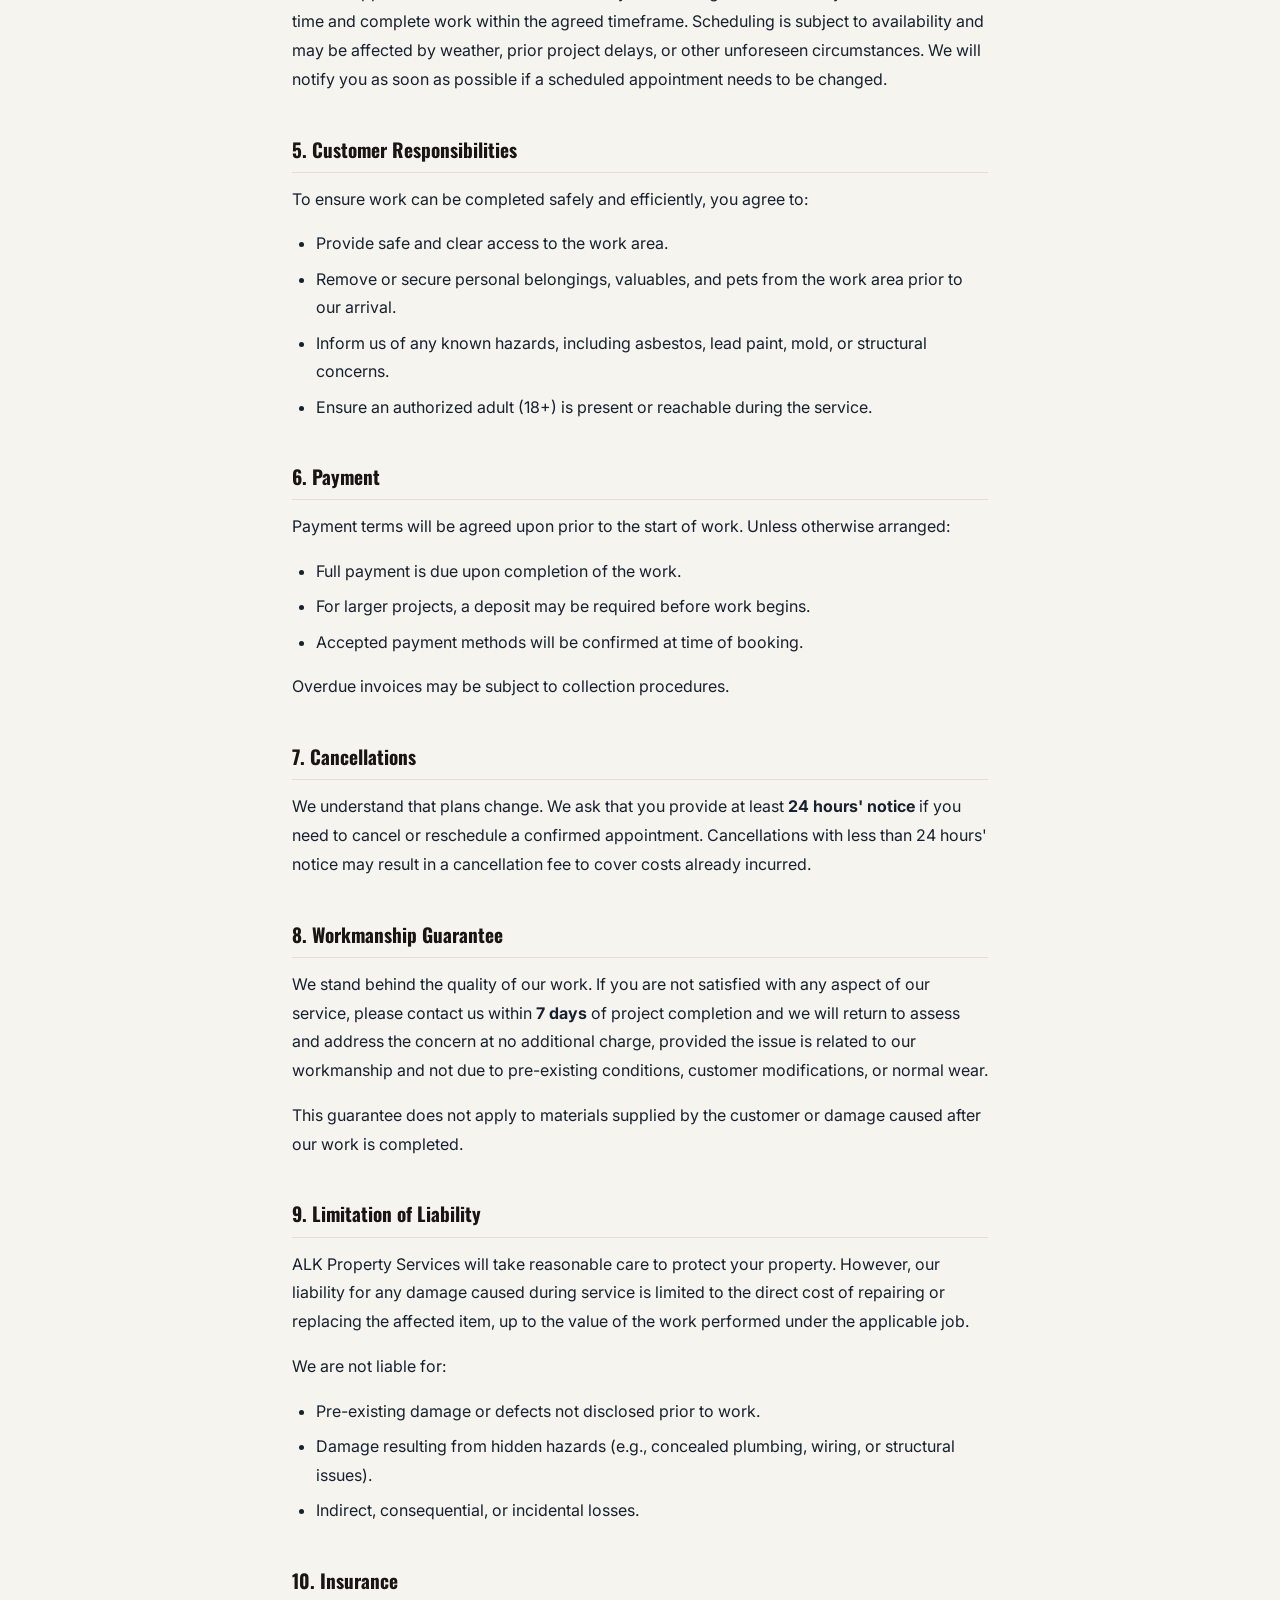
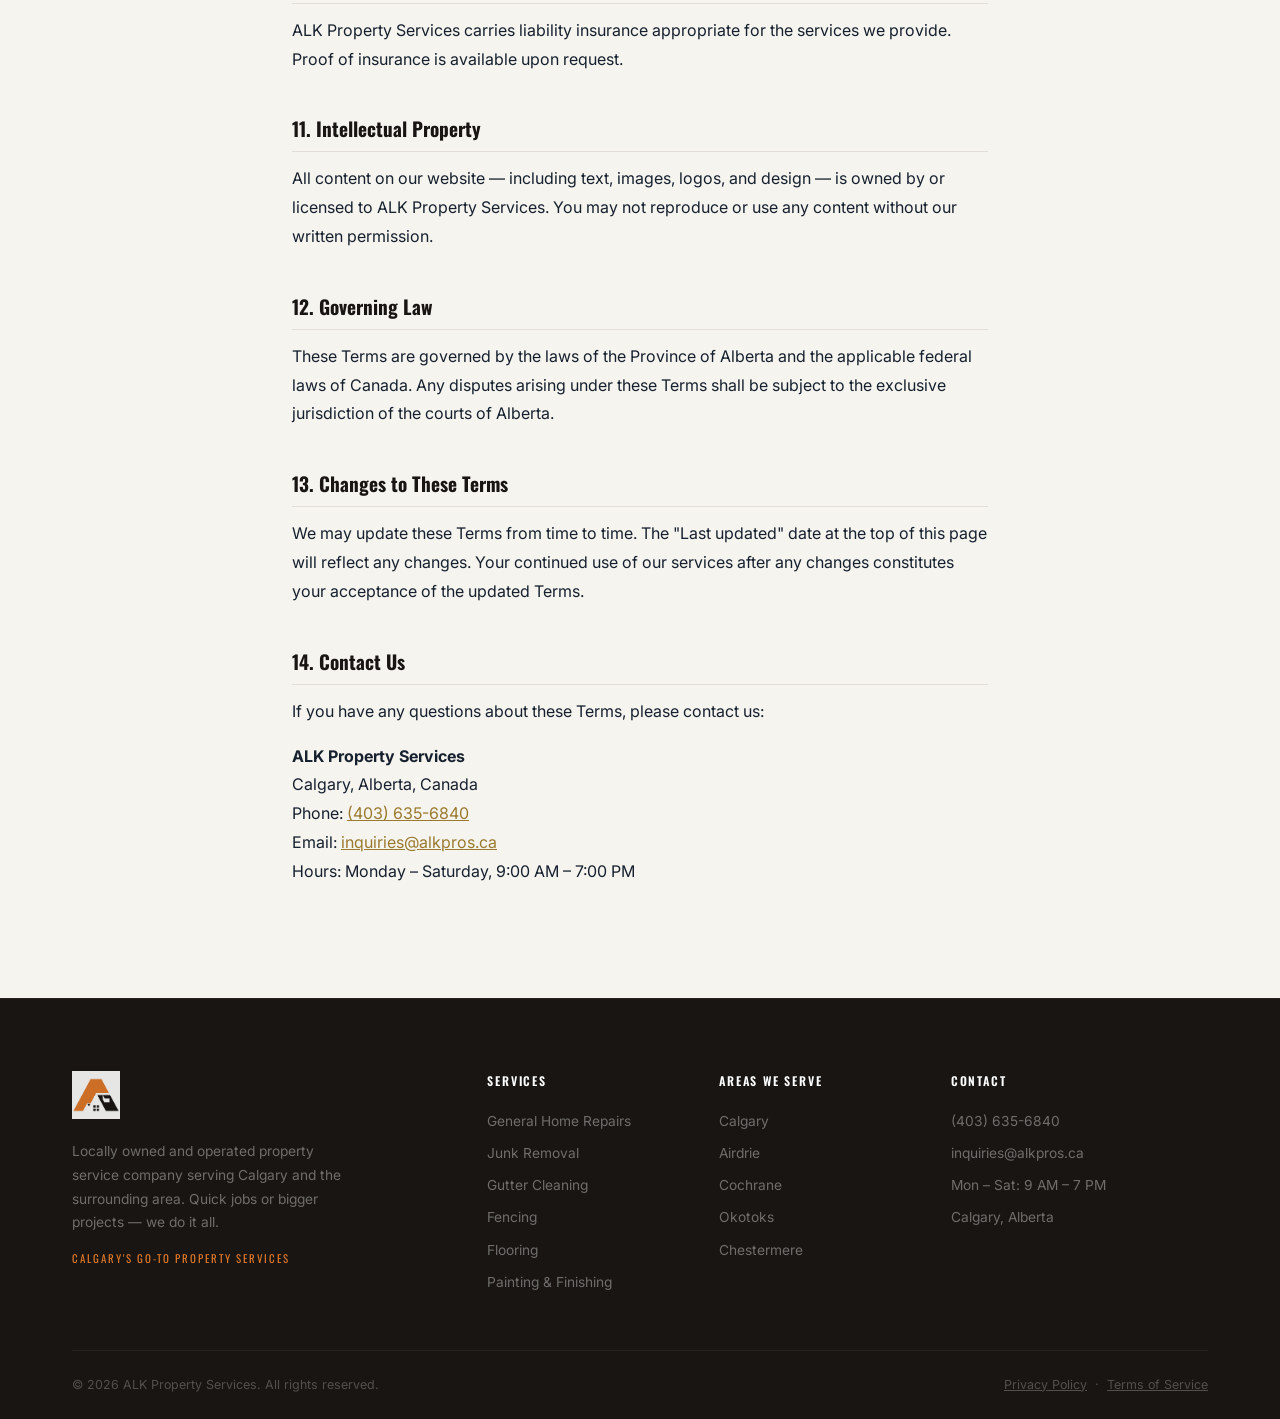
<file: terms-of-service.html>
<!DOCTYPE html>
<html lang="en">
<head>
    <meta charset="UTF-8">
    <meta name="viewport" content="width=device-width, initial-scale=1.0">
    <link rel="icon" href="Resources/favicon.ico" type="image/x-icon">
    <link rel="shortcut icon" href="Resources/favicon.ico" type="image/x-icon">
    <title>Terms of Service | ALK Property Services</title>
    <meta name="description" content="Terms of Service for ALK Property Services — the terms governing our home repair, painting, fencing, flooring, junk removal, and gutter cleaning services in Calgary.">
    <link rel="preconnect" href="https://fonts.googleapis.com">
    <link rel="preconnect" href="https://fonts.gstatic.com" crossorigin>
    <link href="https://fonts.googleapis.com/css2?family=Oswald:wght@400;500;600;700&family=Inter:ital,wght@0,300;0,400;0,500;0,600;0,700;1,400&family=Playfair+Display:ital,wght@1,700&display=swap" rel="stylesheet">
    <link rel="stylesheet" href="styles.css">
    <link rel="canonical" href="https://alkpros.ca/terms-of-service.html">
</head>
<body>

    <!-- NAV -->
    <nav id="navbar">
        <div class="nav-container">
            <a href="index.html" class="nav-logo" aria-label="ALK Property Services - Home">
                <img src="Resources/logo_withouttext.png" alt="ALK Property Services" class="nav-logo-img">
            </a>
            <ul class="nav-links" role="list">
                <li><a href="index.html">Home</a></li>
                <li><a href="index.html#services">Services</a></li>
                <li><a href="index.html#about">About</a></li>
                <li><a href="index.html#gallery">Gallery</a></li>
                <li><a href="index.html#contact">Contact</a></li>
            </ul>
            <a href="tel:4036356840" class="btn btn-accent nav-cta">
                <svg class="btn-icon" viewBox="0 0 20 20" fill="currentColor"><path d="M2 3a1 1 0 011-1h2.153a1 1 0 01.986.836l.74 4.435a1 1 0 01-.54 1.06l-1.548.773a11.037 11.037 0 006.105 6.105l.774-1.548a1 1 0 011.059-.54l4.435.74a1 1 0 01.836.986V17a1 1 0 01-1 1h-2C7.82 18 2 12.18 2 5V3z"/></svg>
                (403) 635-6840
            </a>
            <button class="hamburger" id="hamburger" aria-label="Toggle navigation menu" aria-expanded="false">
                <span></span><span></span><span></span>
            </button>
        </div>
    </nav>

    <div class="mobile-overlay" id="mobileOverlay" aria-hidden="true"></div>
    <nav class="mobile-menu" id="mobileMenu">
        <ul role="list">
            <li><a href="index.html" class="mobile-link">Home</a></li>
            <li><a href="index.html#services" class="mobile-link">Services</a></li>
            <li><a href="index.html#about" class="mobile-link">About</a></li>
            <li><a href="index.html#gallery" class="mobile-link">Gallery</a></li>
            <li><a href="index.html#contact" class="mobile-link">Contact</a></li>
        </ul>
        <a href="tel:4036356840" class="btn btn-accent mobile-cta">(403) 635-6840</a>
        <div class="mobile-contact-footer">
            <p>Mon – Sat &nbsp;·&nbsp; 9 AM – 7 PM</p>
            <p>inquiries@alkpros.ca</p>
        </div>
    </nav>

    <!-- PAGE HERO -->
    <section class="legal-hero">
        <div class="container">
            <a href="index.html" class="page-hero-eyebrow">
                <svg viewBox="0 0 24 24" fill="none" stroke="currentColor" stroke-width="2"><path d="M19 12H5M12 5l-7 7 7 7"/></svg>
                Back to Home
            </a>
            <h1>Terms of Service</h1>
            <p>Last updated: June 3, 2026</p>
        </div>
    </section>

    <!-- CONTENT -->
    <main class="legal-body">
        <div class="container legal-container">

            <p>Please read these Terms of Service ("Terms") carefully before using the services of ALK Property Services ("we", "us", or "our"). By requesting a quote, booking a service, or using our website, you agree to be bound by these Terms. If you do not agree, please do not use our services.</p>

            <h2>1. Services</h2>
            <p>ALK Property Services provides residential and light commercial property services in Calgary, Alberta and the surrounding areas, including but not limited to:</p>
            <ul>
                <li>General home repairs (doors, fixtures, caulking, hardware, leaks, and more)</li>
                <li>Junk removal and property cleanouts</li>
                <li>Gutter cleaning and minor gutter repairs</li>
                <li>Fencing installation and repair</li>
                <li>Flooring installation</li>
                <li>Interior painting and finishing</li>
            </ul>
            <p>We reserve the right to decline any project at our discretion, including work outside our expertise or service area.</p>

            <h2>2. Service Area</h2>
            <p>Our primary service area includes Calgary, Airdrie, Cochrane, Okotoks, and Chestermere. Travel fees may apply for locations outside this area. Please contact us to confirm availability for your location before booking.</p>

            <h2>3. Estimates and Quotes</h2>
            <p>All estimates are provided free of charge and are based on the information available at the time of assessment. Estimates are not binding contracts. Final pricing may differ from an initial estimate if:</p>
            <ul>
                <li>The scope of work changes after the estimate is given.</li>
                <li>Hidden conditions are discovered during work (e.g., water damage, structural issues, mold).</li>
                <li>Material costs change prior to project commencement.</li>
            </ul>
            <p>Any significant changes to scope or cost will be communicated to you before proceeding.</p>

            <h2>4. Booking and Scheduling</h2>
            <p>Service appointments are confirmed verbally or in writing. We make every effort to arrive on time and complete work within the agreed timeframe. Scheduling is subject to availability and may be affected by weather, prior project delays, or other unforeseen circumstances. We will notify you as soon as possible if a scheduled appointment needs to be changed.</p>

            <h2>5. Customer Responsibilities</h2>
            <p>To ensure work can be completed safely and efficiently, you agree to:</p>
            <ul>
                <li>Provide safe and clear access to the work area.</li>
                <li>Remove or secure personal belongings, valuables, and pets from the work area prior to our arrival.</li>
                <li>Inform us of any known hazards, including asbestos, lead paint, mold, or structural concerns.</li>
                <li>Ensure an authorized adult (18+) is present or reachable during the service.</li>
            </ul>

            <h2>6. Payment</h2>
            <p>Payment terms will be agreed upon prior to the start of work. Unless otherwise arranged:</p>
            <ul>
                <li>Full payment is due upon completion of the work.</li>
                <li>For larger projects, a deposit may be required before work begins.</li>
                <li>Accepted payment methods will be confirmed at time of booking.</li>
            </ul>
            <p>Overdue invoices may be subject to collection procedures.</p>

            <h2>7. Cancellations</h2>
            <p>We understand that plans change. We ask that you provide at least <strong>24 hours' notice</strong> if you need to cancel or reschedule a confirmed appointment. Cancellations with less than 24 hours' notice may result in a cancellation fee to cover costs already incurred.</p>

            <h2>8. Workmanship Guarantee</h2>
            <p>We stand behind the quality of our work. If you are not satisfied with any aspect of our service, please contact us within <strong>7 days</strong> of project completion and we will return to assess and address the concern at no additional charge, provided the issue is related to our workmanship and not due to pre-existing conditions, customer modifications, or normal wear.</p>
            <p>This guarantee does not apply to materials supplied by the customer or damage caused after our work is completed.</p>

            <h2>9. Limitation of Liability</h2>
            <p>ALK Property Services will take reasonable care to protect your property. However, our liability for any damage caused during service is limited to the direct cost of repairing or replacing the affected item, up to the value of the work performed under the applicable job.</p>
            <p>We are not liable for:</p>
            <ul>
                <li>Pre-existing damage or defects not disclosed prior to work.</li>
                <li>Damage resulting from hidden hazards (e.g., concealed plumbing, wiring, or structural issues).</li>
                <li>Indirect, consequential, or incidental losses.</li>
            </ul>

            <h2>10. Insurance</h2>
            <p>ALK Property Services carries liability insurance appropriate for the services we provide. Proof of insurance is available upon request.</p>

            <h2>11. Intellectual Property</h2>
            <p>All content on our website — including text, images, logos, and design — is owned by or licensed to ALK Property Services. You may not reproduce or use any content without our written permission.</p>

            <h2>12. Governing Law</h2>
            <p>These Terms are governed by the laws of the Province of Alberta and the applicable federal laws of Canada. Any disputes arising under these Terms shall be subject to the exclusive jurisdiction of the courts of Alberta.</p>

            <h2>13. Changes to These Terms</h2>
            <p>We may update these Terms from time to time. The "Last updated" date at the top of this page will reflect any changes. Your continued use of our services after any changes constitutes your acceptance of the updated Terms.</p>

            <h2>14. Contact Us</h2>
            <p>If you have any questions about these Terms, please contact us:</p>
            <address>
                <strong>ALK Property Services</strong><br>
                Calgary, Alberta, Canada<br>
                Phone: <a href="tel:4036356840">(403) 635-6840</a><br>
                Email: <a href="mailto:inquiries@alkpros.ca">inquiries@alkpros.ca</a><br>
                Hours: Monday – Saturday, 9:00 AM – 7:00 PM
            </address>

        </div>
    </main>

    <!-- FOOTER -->
    <footer id="footer">
        <div class="container">
            <div class="footer-grid">
                <div class="footer-brand">
                    <img src="Resources/logo_withouttext.png" alt="ALK Property Services" class="footer-logo-img">
                    <p>Locally owned and operated property service company serving Calgary and the surrounding area. Quick jobs or bigger projects — we do it all.</p>
                    <p class="footer-tagline">Calgary's Go-To Property Services</p>
                </div>
                <div class="footer-col">
                    <h4>Services</h4>
                    <ul>
                        <li><a href="repairs.html">General Home Repairs</a></li>
                        <li><a href="junk-removal.html">Junk Removal</a></li>
                        <li><a href="gutter-cleaning.html">Gutter Cleaning</a></li>
                        <li><a href="fencing.html">Fencing</a></li>
                        <li><a href="flooring.html">Flooring</a></li>
                        <li><a href="painting.html">Painting &amp; Finishing</a></li>
                    </ul>
                </div>
                <div class="footer-col">
                    <h4>Areas We Serve</h4>
                    <ul>
                        <li>Calgary</li>
                        <li>Airdrie</li>
                        <li>Cochrane</li>
                        <li>Okotoks</li>
                        <li>Chestermere</li>
                    </ul>
                </div>
                <div class="footer-col">
                    <h4>Contact</h4>
                    <ul>
                        <li><a href="tel:4036356840">(403) 635-6840</a></li>
                        <li><a href="mailto:inquiries@alkpros.ca">inquiries@alkpros.ca</a></li>
                        <li>Mon – Sat: 9 AM – 7 PM</li>
                        <li>Calgary, Alberta</li>
                    </ul>
                </div>
            </div>
            <div class="footer-bottom">
                <p>&copy; 2026 ALK Property Services. All rights reserved.</p>
                <p><a href="privacy-policy.html">Privacy Policy</a> &nbsp;·&nbsp; <a href="terms-of-service.html">Terms of Service</a></p>
            </div>
        </div>
    </footer>

    <script src="script.js"></script>
</body>
</html>
</file>
<file: styles.css>
/* ============================================================
   AERO HOME™ — PREMIUM STYLESHEET
   Design Direction: Premium Blue-Collar
   Fonts: Oswald (headlines) · Inter (body)
   Palette: Charcoal / Amber-Orange / Off-White / Steel
   ============================================================ */

/* ─────────────────────────────────────────
   1. TOKENS & RESET
───────────────────────────────────────── */
:root {
    /* Core palette */
    --ink:          #181512;   /* warm charcoal for dark sections */
    --ink-2:        #1e1a16;   /* card bg in dark contexts */
    --ink-3:        #251f1a;   /* slightly lighter warm charcoal */
    --amber:        #e07828;   /* warm orange accent */
    --amber-bright: #f08c38;   /* lighter orange — hover / use on dark backgrounds */
    --amber-dim:    #b85e18;   /* deeper orange — pressed state */
    --amber-glow:   rgba(224,120,40,.18);
    --paper:        #f5f4ef;   /* warm off-white — light bg */
    --paper-2:      #ece9e1;   /* slightly darker paper */
    --white:        #ffffff;
    --text:         #16202e;   /* body text */
    --text-mid:     #4b5563;   /* secondary text */
    --text-faint:   #9aa0ab;   /* placeholder / muted */
    --border:       #e2ddd6;

    /* Typography */
    --ff-head: 'Oswald', sans-serif;
    --ff-body: 'Inter', sans-serif;

    /* Radii */
    --r-sm:  3px;
    --r:     6px;
    --r-lg:  12px;
    --r-xl:  20px;

    /* Shadows */
    --shadow-xs: 0 1px 4px rgba(0,0,0,.08);
    --shadow-sm: 0 2px 12px rgba(0,0,0,.10);
    --shadow:    0 6px 28px rgba(0,0,0,.12);
    --shadow-lg: 0 16px 56px rgba(0,0,0,.18);
    --shadow-xl: 0 24px 80px rgba(0,0,0,.25);

    /* Transitions */
    --ease: cubic-bezier(.4,0,.2,1);
    --t:    .28s;
    --t-lg: .5s;

    /* Layout */
    --max-w: 1200px;
    --nav-h: 76px;
}

*,*::before,*::after { box-sizing: border-box; margin: 0; padding: 0; }

html {
    scroll-behavior: auto;
    -webkit-text-size-adjust: 100%;
}

body {
    font-family: var(--ff-body);
    font-size: 1rem;
    line-height: 1.65;
    color: var(--text);
    background: var(--white);
    overflow-x: hidden;
}

img, video { display: block; max-width: 100%; }
a { color: inherit; }
button { font-family: inherit; }
ul[role="list"] { list-style: none; }
::selection { background: var(--amber); color: var(--white); }
/* Palette: Warm Charcoal (#181512) + Warm Orange (#e07828) */

/* ─────────────────────────────────────────
   LIGHTBOX
───────────────────────────────────────── */
#lightbox {
    position: fixed;
    inset: 0;
    z-index: 2000;
    background: rgba(0,0,0,.93);
    display: flex;
    align-items: center;
    justify-content: center;
    opacity: 0;
    pointer-events: none;
    transition: opacity .3s var(--ease);
}
#lightbox.active {
    opacity: 1;
    pointer-events: all;
}
#lightbox-img {
    max-width: 90vw;
    max-height: 85vh;
    object-fit: contain;
    border-radius: var(--r);
    display: block;
    user-select: none;
}
#lightbox-close {
    position: absolute;
    top: 1.25rem;
    right: 1.5rem;
    background: rgba(255,255,255,.1);
    border: 1px solid rgba(255,255,255,.2);
    color: var(--white);
    font-size: 1.75rem;
    line-height: 1;
    width: 44px;
    height: 44px;
    border-radius: 50%;
    cursor: pointer;
    display: flex;
    align-items: center;
    justify-content: center;
    transition: background var(--t) var(--ease);
}
#lightbox-close:hover { background: rgba(255,255,255,.22); }

#lightbox-prev,
#lightbox-next {
    position: absolute;
    top: 50%;
    transform: translateY(-50%);
    background: rgba(255,255,255,.1);
    border: 1px solid rgba(255,255,255,.2);
    color: var(--white);
    font-size: 2rem;
    line-height: 1;
    width: 48px;
    height: 48px;
    border-radius: 50%;
    cursor: pointer;
    display: flex;
    align-items: center;
    justify-content: center;
    transition: background var(--t) var(--ease);
}
#lightbox-prev { left: 1.5rem; }
#lightbox-next { right: 1.5rem; }
#lightbox-prev:hover,
#lightbox-next:hover { background: rgba(255,255,255,.22); }


/* ─────────────────────────────────────────
   2. PHOTO PLACEHOLDERS
   (Replace .img-placeholder divs with <img>
    or CSS background-image when ready)
───────────────────────────────────────── */
.img-placeholder {
    display: flex;
    flex-direction: column;
    align-items: center;
    justify-content: center;
    gap: .5rem;
    background: linear-gradient(140deg, #dde3ec 0%, #c8cfdb 100%);
    border: 2px dashed #a0aab8;
    color: #5a6678;
    font-family: var(--ff-body);
    font-size: .78rem;
    font-style: italic;
    text-align: center;
    padding: 1.25rem;
    line-height: 1.5;
    width: 100%;
    height: 100%;
}
.img-placeholder small {
    font-size: .7rem;
    opacity: .7;
    font-style: normal;
    margin-top: .25rem;
}
.placeholder-label {
    font-family: var(--ff-body);
    font-size: .78rem;
    font-style: italic;
    color: rgba(255,255,255,.45);
    text-align: center;
    line-height: 1.6;
    pointer-events: none;
    user-select: none;
}


/* ─────────────────────────────────────────
   3. LAYOUT UTILITIES
───────────────────────────────────────── */
.container {
    max-width: var(--max-w);
    margin: 0 auto;
    padding: 0 2rem;
}

section { position: relative; }

/* Section header pattern */
.eyebrow {
    display: block;
    font-family: var(--ff-head);
    font-size: .75rem;
    font-weight: 600;
    letter-spacing: .22em;
    text-transform: uppercase;
    color: var(--amber);
    margin-bottom: .85rem;
}

.section-title {
    font-family: var(--ff-head);
    font-size: clamp(1.9rem, 4vw, 3rem);
    font-weight: 700;
    letter-spacing: .025em;
    line-height: 1.08;
    color: var(--text);
    margin-bottom: 1rem;
}

.section-sub {
    font-size: 1.05rem;
    color: var(--text-mid);
    line-height: 1.72;
    max-width: 580px;
}

.section-header { margin-bottom: 3.5rem; }
.section-header.centered { text-align: center; }
.section-header.centered .section-sub { margin: 0 auto; }


/* ─────────────────────────────────────────
   4. BUTTONS
───────────────────────────────────────── */
.btn {
    display: inline-flex;
    align-items: center;
    justify-content: center;
    gap: .5rem;
    padding: .875rem 2rem;
    font-family: var(--ff-head);
    font-weight: 600;
    font-size: .95rem;
    letter-spacing: .09em;
    text-transform: uppercase;
    text-decoration: none;
    border-radius: var(--r-sm);
    border: 2px solid transparent;
    cursor: pointer;
    transition: background var(--t) var(--ease),
                color var(--t) var(--ease),
                border-color var(--t) var(--ease),
                transform var(--t) var(--ease),
                box-shadow var(--t) var(--ease);
    white-space: nowrap;
    line-height: 1;
}

.btn-icon { width: 16px; height: 16px; flex-shrink: 0; }

.btn-accent {
    background: var(--amber);
    color: var(--white);
    border-color: var(--amber);
}
.btn-accent:hover, .btn-accent:focus-visible {
    background: var(--amber-dim);
    border-color: var(--amber-dim);
    transform: translateY(-2px);
    box-shadow: 0 8px 28px rgba(224,120,40,.38);
}

.btn-ghost {
    background: transparent;
    color: var(--white);
    border-color: rgba(255,255,255,.55);
}
.btn-ghost:hover, .btn-ghost:focus-visible {
    background: var(--white);
    color: var(--ink);
    border-color: var(--white);
}

.btn-ghost-light {
    background: transparent;
    color: var(--white);
    border-color: rgba(255,255,255,.5);
}
.btn-ghost-light:hover, .btn-ghost-light:focus-visible {
    background: var(--white);
    color: var(--ink);
    border-color: var(--white);
}

.btn-dark {
    background: var(--ink);
    color: var(--white);
    border-color: var(--ink);
}
.btn-dark:hover, .btn-dark:focus-visible {
    background: var(--ink-2);
    border-color: var(--ink-2);
    transform: translateY(-2px);
}

.btn-lg  { padding: 1rem 2.4rem; font-size: 1rem; }
.btn-xl  { padding: 1.15rem 2.8rem; font-size: 1.05rem; }


/* ─────────────────────────────────────────
   5. SCROLL-IN ANIMATIONS
───────────────────────────────────────── */
[data-animate] {
    opacity: 0;
    transform: translateY(28px);
    transition: opacity .65s var(--ease), transform .65s var(--ease);
}
[data-animate].in-view { opacity: 1; transform: none; }

/* Stagger siblings */
[data-animate]:nth-child(2) { transition-delay: .1s; }
[data-animate]:nth-child(3) { transition-delay: .2s; }
[data-animate]:nth-child(4) { transition-delay: .3s; }


/* ─────────────────────────────────────────
   6. NAVIGATION
───────────────────────────────────────── */
#navbar {
    position: fixed;
    inset: 0 0 auto;
    z-index: 900;
    height: var(--nav-h);
    transition: background var(--t) var(--ease),
                box-shadow var(--t) var(--ease),
                height var(--t) var(--ease);
}

#navbar.scrolled {
    background: var(--ink);
    box-shadow: 0 4px 32px rgba(0,0,0,.35);
    height: 64px;
}

.nav-container {
    max-width: var(--max-w);
    margin: 0 auto;
    padding: 0 2rem;
    height: 100%;
    display: flex;
    align-items: center;
    gap: 1.5rem;
}

/* Logo */
.nav-logo { text-decoration: none; flex-shrink: 0; }

.nav-logo-img {
    height: 44px;
    width: auto;
    display: block;
    object-fit: contain;
    transition: opacity var(--t) var(--ease);
}
.nav-logo:hover .nav-logo-img { opacity: .85; }

/* Nav links */
.nav-links {
    list-style: none;
    display: flex;
    align-items: center;
    gap: 2.25rem;
    margin-left: auto;
}
.nav-links a {
    text-decoration: none;
    font-family: var(--ff-head);
    font-size: .82rem;
    font-weight: 500;
    letter-spacing: .12em;
    text-transform: uppercase;
    color: rgba(255,255,255,.8);
    transition: color var(--t) var(--ease);
    position: relative;
    padding-bottom: 2px;
}
.nav-links a::after {
    content: '';
    position: absolute;
    bottom: -2px; left: 0;
    width: 0; height: 2px;
    background: var(--amber);
    transition: width var(--t) var(--ease);
}
.nav-links a:hover  { color: var(--white); }
.nav-links a:hover::after { width: 100%; }

/* Nav CTA */
.nav-cta {
    flex-shrink: 0;
    padding: .6rem 1.3rem;
    font-size: .8rem;
    margin-left: .25rem;
}

/* Hamburger */
.hamburger {
    display: none;
    flex-direction: column;
    justify-content: center;
    gap: 5px;
    width: 40px;
    height: 40px;
    background: none;
    border: none;
    cursor: pointer;
    padding: .5rem;
    margin-left: auto;
    flex-shrink: 0;
}
.hamburger span {
    display: block;
    width: 22px;
    height: 2px;
    background: var(--white);
    border-radius: 2px;
    transition: transform var(--t) var(--ease), opacity var(--t) var(--ease);
    transform-origin: center;
}
.hamburger[aria-expanded="true"] span:nth-child(1) { transform: translateY(7px) rotate(45deg); }
.hamburger[aria-expanded="true"] span:nth-child(2) { opacity: 0; transform: scaleX(0); }
.hamburger[aria-expanded="true"] span:nth-child(3) { transform: translateY(-7px) rotate(-45deg); }

/* Mobile overlay */
.mobile-overlay {
    position: fixed;
    inset: 0;
    background: rgba(0,0,0,.55);
    z-index: 850;
    opacity: 0;
    pointer-events: none;
    transition: opacity var(--t) var(--ease);
}
.mobile-overlay.active { opacity: 1; pointer-events: all; }

/* Mobile menu drawer */
.mobile-menu {
    position: fixed;
    top: 0; right: 0; bottom: 0;
    width: min(340px, 88vw);
    background: var(--ink);
    z-index: 860;
    padding: calc(var(--nav-h) + 1.5rem) 2rem 2.5rem;
    display: flex;
    flex-direction: column;
    gap: 2rem;
    transform: translateX(100%);
    transition: transform .4s var(--ease);
    overflow-y: auto;
}
.mobile-menu.open { transform: none; }

.mobile-menu ul {
    list-style: none;
    display: flex;
    flex-direction: column;
}
.mobile-menu li { border-bottom: 1px solid rgba(255,255,255,.07); }
.mobile-link {
    display: block;
    padding: 1rem 0;
    font-family: var(--ff-head);
    font-size: 1.2rem;
    font-weight: 500;
    letter-spacing: .1em;
    text-transform: uppercase;
    color: rgba(255,255,255,.82);
    text-decoration: none;
    transition: color var(--t) var(--ease), padding-left var(--t) var(--ease);
}
.mobile-link:hover { color: var(--amber); padding-left: .5rem; }

.mobile-cta { width: 100%; justify-content: center; }

.mobile-contact-footer {
    margin-top: auto;
    padding-top: 1.5rem;
    border-top: 1px solid rgba(255,255,255,.08);
}
.mobile-contact-footer p {
    font-size: .82rem;
    color: rgba(255,255,255,.35);
    line-height: 1.8;
}


/* ─────────────────────────────────────────
   7. HERO
───────────────────────────────────────── */
#hero {
    position: relative;
    min-height: 100vh;
    display: flex;
    align-items: center;
    overflow: hidden;
    background: var(--ink);
}

/* Background placeholder — swap with a real image */
.hero-bg-img {
    position: absolute;
    inset: 0;
    z-index: 0;
    width: 100%;
    height: 100%;
    object-fit: cover;
    object-position: center;
}
.hero-bg .placeholder-label { max-width: 540px; font-size: .82rem; }

/* Dark gradient overlay */
.hero-overlay {
    position: absolute;
    inset: 0;
    z-index: 1;
    background:
        linear-gradient(to right,  rgba(24,21,18,.96) 0%, rgba(24,21,18,.78) 60%, rgba(24,21,18,.6) 100%),
        linear-gradient(to bottom, rgba(24,21,18,.4) 0%, rgba(24,21,18,.15) 40%, rgba(24,21,18,.75) 100%);
}

/* Content */
.hero-content {
    position: relative;
    z-index: 2;
    width: 100%;
    max-width: var(--max-w);
    margin: 0 auto;
    padding: calc(var(--nav-h) + 3rem) 2rem 5rem;
}

/* Lethbridge badge */
.hero-eyebrow {
    display: inline-flex;
    align-items: center;
    gap: .6rem;
    background: rgba(224,120,40,.14);
    border: 1px solid rgba(224,120,40,.38);
    color: var(--amber-bright);
    font-family: var(--ff-head);
    font-size: .72rem;
    letter-spacing: .18em;
    text-transform: uppercase;
    padding: .42rem 1rem;
    border-radius: var(--r-sm);
    margin-bottom: 2rem;
    animation: pulseBox 2.4s ease-in-out infinite;
}
@keyframes pulseBox {
    0%, 100% { transform: scale(1);    background: rgba(224,120,40,.14); border-color: rgba(224,120,40,.35); }
    50%       { transform: scale(1.05); background: rgba(224,120,40,.28); border-color: rgba(224,120,40,.72); }
}

.pulse-dot {
    display: inline-block;
    width: 8px;
    height: 8px;
    border-radius: 50%;
    background: var(--amber);
    animation: pulseDot 2.2s ease infinite;
}
@keyframes pulseDot {
    0%,100% { opacity: 1; transform: scale(1); }
    50%      { opacity: .4; transform: scale(.7); }
}

/* Headline */
.hero-title {
    font-family: var(--ff-head);
    font-size: clamp(3rem, 7vw, 5.5rem);
    font-weight: 700;
    line-height: .96;
    letter-spacing: .015em;
    color: var(--white);
    text-shadow: 0 4px 32px rgba(0,0,0,.45);
    margin-bottom: 1.75rem;
}
.hero-accent {
    display: block;
    font-style: normal;
    color: var(--amber);
    -webkit-text-stroke: 0;
}
.hero-alk {
    color: var(--amber);
    font-family: 'Rubik Marker Hatch', 'Oswald', sans-serif;
    font-style: normal;
    font-weight: 400;
    font-size: 1.15em;
    letter-spacing: .08em;
}

/* Subheading */
.hero-sub {
    font-size: clamp(1rem, 2vw, 1.2rem);
    color: rgba(255,255,255,.72);
    max-width: 510px;
    line-height: 1.7;
    margin-bottom: 2.5rem;
}
.hero-sub-highlight {
    color: var(--amber-bright);
    font-weight: 700;
    text-shadow: 0 0 18px rgba(224,120,40,.55);
}

/* CTAs */
.hero-ctas {
    display: flex;
    flex-wrap: wrap;
    gap: 1rem;
    margin-bottom: 2.5rem;
}

/* Phone row */
.hero-phone-row {
    display: flex;
    align-items: center;
    gap: .75rem;
}
.hero-phone-label {
    font-family: var(--ff-head);
    font-size: .72rem;
    letter-spacing: .15em;
    text-transform: uppercase;
    color: rgba(255,255,255,.42);
}
.hero-phone-number {
    font-family: var(--ff-head);
    font-size: 1.35rem;
    font-weight: 600;
    letter-spacing: .04em;
    color: var(--white);
    text-decoration: none;
    transition: color var(--t) var(--ease);
}
.hero-phone-number:hover { color: var(--amber); }

/* Scroll indicator */
.hero-scroll-hint {
    position: absolute;
    bottom: 2.5rem;
    right: 2.75rem;
    z-index: 2;
    display: flex;
    flex-direction: column;
    align-items: center;
    gap: .5rem;
    color: rgba(255,255,255,.35);
    font-family: var(--ff-head);
    font-size: .65rem;
    letter-spacing: .18em;
    text-transform: uppercase;
    writing-mode: vertical-rl;
}
.scroll-line {
    width: 1px;
    height: 64px;
    background: linear-gradient(to bottom, rgba(255,255,255,.38), transparent);
    animation: scrollDown 2.4s ease infinite;
}
@keyframes scrollDown {
    0%   { transform: scaleY(0); transform-origin: top; opacity: 1; }
    50%  { transform: scaleY(1); transform-origin: top; opacity: 1; }
    51%  { transform-origin: bottom; }
    100% { transform: scaleY(0); transform-origin: bottom; opacity: 0; }
}


/* ─────────────────────────────────────────
   8. TRUST STRIP
───────────────────────────────────────── */
#trust-strip {
    background: var(--amber);
    padding: .9rem 2rem;
    position: relative;
    z-index: 10;
}
.trust-inner {
    max-width: var(--max-w);
    margin: 0 auto;
    display: flex;
    align-items: center;
    justify-content: space-between;
    flex-wrap: wrap;
    gap: .75rem 1.25rem;
}
.trust-item {
    display: flex;
    align-items: center;
    gap: .45rem;
    font-family: var(--ff-head);
    font-size: .78rem;
    font-weight: 500;
    letter-spacing: .09em;
    text-transform: uppercase;
    color: var(--white);
}
.trust-check {
    width: 16px;
    height: 16px;
    flex-shrink: 0;
    background: rgba(255,255,255,.22);
    border-radius: 50%;
    padding: 2px;
}
.trust-divider {
    display: block;
    width: 1px;
    height: 18px;
    background: rgba(255,255,255,.3);
    flex-shrink: 0;
}


/* ─────────────────────────────────────────
   9. SERVICES
───────────────────────────────────────── */
#services {
    padding: 6.5rem 0;
    background: var(--paper);
}

.services-category {
    margin-top: 3rem;
}
.services-cat-label {
    display: flex;
    align-items: center;
    gap: .5rem;
    font-family: var(--ff-head);
    font-size: .78rem;
    font-weight: 600;
    letter-spacing: .14em;
    text-transform: uppercase;
    color: var(--amber);
    margin-bottom: 1.25rem;
}
.services-cat-label svg { width: 14px; height: 14px; flex-shrink: 0; }

.services-grid {
    display: grid;
    grid-template-columns: repeat(3, 1fr);
    gap: 1.75rem;
}
.services-grid--quick {
    grid-template-columns: repeat(3, 1fr);
}

/* Quick job card (no image) */
.service-card-quick {
    background: var(--white);
    border: 1px solid var(--border);
    border-radius: var(--r-lg);
    padding: 1.75rem;
    display: flex;
    flex-direction: column;
    gap: .75rem;
    transition: box-shadow var(--t) var(--ease), transform var(--t) var(--ease);
}
.service-card-quick:hover {
    box-shadow: var(--shadow);
    transform: translateY(-3px);
}
.service-card-quick .service-icon-wrap {
    width: 44px;
    height: 44px;
    border-radius: var(--r);
    background: var(--amber-glow);
    display: flex;
    align-items: center;
    justify-content: center;
    flex-shrink: 0;
}
.service-card-quick .service-icon-wrap svg { width: 20px; height: 20px; stroke: var(--amber); }
.service-card-quick .service-title { font-size: 1.05rem; margin-bottom: 0; }
.service-card-quick .service-desc { font-size: .88rem; color: var(--text-mid); }
.service-card-quick .service-list { font-size: .85rem; margin-top: .25rem; }

/* Card */
.service-card {
    background: var(--white);
    border-radius: var(--r-lg);
    overflow: hidden;
    box-shadow: var(--shadow-sm);
    display: flex;
    flex-direction: column;
    transition: transform var(--t) var(--ease), box-shadow var(--t) var(--ease);
    position: relative;
}
.service-card:hover {
    transform: translateY(-6px);
    box-shadow: var(--shadow-lg);
}
.service-card.featured {
    border: 2px solid var(--amber);
}

/* Popular badge */
.service-popular-badge {
    position: absolute;
    top: 1rem; right: 1rem;
    z-index: 2;
    background: var(--amber);
    color: var(--white);
    font-family: var(--ff-head);
    font-size: .68rem;
    letter-spacing: .12em;
    text-transform: uppercase;
    padding: .3rem .8rem;
    border-radius: var(--r-sm);
    box-shadow: 0 2px 8px rgba(224,120,40,.4);
}

/* Image slot */
.service-img-wrap { width: 100%; height: 220px; min-height: 220px; max-height: 220px; flex-shrink: 0; position: relative; overflow: hidden; }
.service-img-wrap img { position: absolute; inset: 0; width: 100%; height: 100%; object-fit: cover; object-position: center; display: block; transition: transform var(--t-lg) var(--ease); }
.service-card:hover .service-img-wrap img { transform: scale(1.04); }

/* Card body */
.service-body {
    padding: 1.75rem 1.75rem 1.5rem;
    display: flex;
    flex-direction: column;
    flex: 1;
}

/* Service icon circle */
.service-icon-wrap {
    width: 46px;
    height: 46px;
    border-radius: var(--r);
    background: var(--amber-glow);
    display: flex;
    align-items: center;
    justify-content: center;
    margin-bottom: 1rem;
    flex-shrink: 0;
}
.service-icon-wrap svg {
    width: 22px;
    height: 22px;
    color: var(--amber);
    stroke: var(--amber);
}

.service-title {
    font-family: var(--ff-head);
    font-size: 1.35rem;
    font-weight: 700;
    letter-spacing: .03em;
    color: var(--text);
    margin-bottom: .65rem;
}

.service-desc {
    font-size: .93rem;
    color: var(--text-mid);
    line-height: 1.65;
    margin-bottom: 1.2rem;
}

.service-list {
    list-style: none;
    display: flex;
    flex-direction: column;
    gap: .48rem;
    margin-bottom: 1.6rem;
    flex: 1;
}
.service-list li {
    font-size: .88rem;
    color: var(--text-mid);
    padding-left: 1.3rem;
    position: relative;
    line-height: 1.5;
}
.service-list li::before {
    content: '→';
    position: absolute;
    left: 0;
    color: var(--amber);
    font-size: .78rem;
    top: .05em;
}

.service-link {
    display: inline-flex;
    align-items: center;
    gap: .3rem;
    font-family: var(--ff-head);
    font-size: .82rem;
    font-weight: 600;
    letter-spacing: .1em;
    text-transform: uppercase;
    color: var(--amber);
    text-decoration: none;
    transition: color var(--t) var(--ease), gap var(--t) var(--ease);
    margin-top: auto;
    padding-top: 1.25rem;
    border-top: 1px solid var(--border);
}
.service-link:hover { color: var(--amber-dim); gap: .6rem; }


/* ─────────────────────────────────────────
   10. ABOUT
───────────────────────────────────────── */
#about {
    padding: 7rem 0;
    background: var(--white);
}

.about-grid {
    display: grid;
    grid-template-columns: 1fr 1fr;
    gap: 5.5rem;
    align-items: center;
}

/* Image cluster */
.about-visuals { position: relative; padding-bottom: 2rem; }

.about-img-main {
    width: 100%;
    height: 520px;
    border-radius: var(--r-lg);
    object-fit: cover;
    object-position: center;
    display: block;
}

.about-img-secondary {
    width: 192px;
    height: 192px;
    border-radius: var(--r-lg) var(--r-lg) 0 0;
    border: 5px solid var(--white);
    border-bottom: none;
    box-shadow: var(--shadow-lg);
    object-fit: cover;
    object-position: center top;
    display: block;
}

/* Desktop: portrait block is just a positioning passthrough */
.about-portrait-block { position: absolute; bottom: 0; right: -1.75rem; }

.about-owner-label {
    position: relative;
    width: 192px;
    background: var(--ink);
    padding: .45rem .75rem;
    border-radius: 0 0 var(--r-lg) var(--r-lg);
    text-align: center;
}
.about-owner-label strong {
    display: block;
    font-family: var(--ff-head);
    font-size: .95rem;
    letter-spacing: .04em;
    color: var(--white);
}
.about-owner-label span {
    display: block;
    font-family: var(--ff-head);
    font-size: .68rem;
    letter-spacing: .14em;
    text-transform: uppercase;
    color: var(--amber);
}

.about-location-badge {
    position: absolute;
    bottom: 2.5rem;
    left: -1.5rem;
    background: var(--amber);
    color: var(--white);
    padding: .9rem 1.2rem;
    border-radius: var(--r);
    box-shadow: var(--shadow-lg);
    display: flex;
    align-items: center;
    gap: .75rem;
    min-width: 210px;
    z-index: 2;
}
.about-location-badge svg {
    width: 28px;
    height: 28px;
    flex-shrink: 0;
}
.badge-text strong { display: block; font-size: .9rem; font-weight: 700; }
.badge-text span   { display: block; font-size: .78rem; opacity: .88; margin-top: .1rem; }

/* Copy side */
.about-copy .section-title { margin-bottom: 1.2rem; }

.about-copy > p {
    font-size: .98rem;
    color: var(--text-mid);
    line-height: 1.75;
    margin-bottom: 1rem;
}

/* Pillars */
.about-pillars {
    display: flex;
    flex-direction: column;
    gap: 1.35rem;
    margin: 2.25rem 0 2.5rem;
}
.pillar-item {
    display: flex;
    align-items: flex-start;
    gap: 1rem;
}
.pillar-icon {
    width: 44px;
    height: 44px;
    background: var(--amber-glow);
    border-radius: var(--r);
    display: flex;
    align-items: center;
    justify-content: center;
    flex-shrink: 0;
}
.pillar-icon svg {
    width: 20px;
    height: 20px;
    stroke: var(--amber);
    color: var(--amber);
}
.pillar-item h4 {
    font-family: var(--ff-head);
    font-size: 1rem;
    font-weight: 600;
    letter-spacing: .04em;
    color: var(--text);
    margin-bottom: .28rem;
}
.pillar-item p {
    font-size: .88rem;
    color: var(--text-mid);
    line-height: 1.55;
}


/* ─────────────────────────────────────────
   11. STATS BAR
───────────────────────────────────────── */
#stats {
    padding: 5rem 0;
    background: var(--ink);
    overflow: hidden;
    position: relative;
}
.stats-glow {
    position: absolute;
    top: -80px; left: -80px;
    width: 450px; height: 450px;
    background: radial-gradient(circle, rgba(224,120,40,.12) 0%, transparent 70%);
    pointer-events: none;
}

.stats-grid {
    display: grid;
    grid-template-columns: repeat(4, 1fr);
    gap: 1.5rem;
}

.stat-cell {
    text-align: center;
    padding: 2.25rem 1rem;
    border: 1px solid rgba(255,255,255,.07);
    border-radius: var(--r-lg);
    background: rgba(255,255,255,.03);
    position: relative;
    overflow: hidden;
}
.stat-cell::before {
    content: '';
    position: absolute;
    top: 0; left: 50%;
    transform: translateX(-50%);
    width: 38%; height: 2px;
    background: linear-gradient(90deg, transparent, var(--amber), transparent);
}

.stat-top {
    display: flex;
    align-items: baseline;
    justify-content: center;
    gap: .15rem;
    margin-bottom: .6rem;
}
.stat-number {
    font-family: var(--ff-head);
    font-size: clamp(2.4rem, 5vw, 4rem);
    font-weight: 700;
    color: var(--white);
    line-height: 1;
}
.stat-suffix {
    font-family: var(--ff-head);
    font-size: clamp(1.4rem, 2.5vw, 2rem);
    font-weight: 700;
    color: var(--amber);
    line-height: 1;
}
.stat-label {
    font-family: var(--ff-head);
    font-size: .72rem;
    letter-spacing: .14em;
    text-transform: uppercase;
    color: rgba(255,255,255,.38);
}


/* ─────────────────────────────────────────
   12. GALLERY
───────────────────────────────────────── */
#gallery {
    padding-top: 6.5rem;
    background: var(--paper);
}
#gallery .container { padding-bottom: 0; }

/* Uniform 3×4 gallery grid */
.gallery-grid {
    display: grid;
    grid-template-columns: repeat(3, 1fr);
    gap: .5rem;
    margin-top: 2.5rem;
    padding: 0 1.25rem;
}
.gallery-cell {
    position: relative;
    overflow: hidden;
    cursor: zoom-in;
    border-radius: var(--r);
    aspect-ratio: 16 / 9;
}

.gallery-empty {
    background: var(--paper-2);
    border: 2px dashed var(--border);
    cursor: default;
}
.gallery-placeholder-inner {
    position: absolute;
    inset: 0;
    display: flex;
    align-items: center;
    justify-content: center;
    font-family: var(--ff-head);
    font-size: .75rem;
    letter-spacing: .14em;
    text-transform: uppercase;
    color: var(--text-faint);
}

.gallery-img {
    width: 100%;
    height: 100%;
    object-fit: cover;
    object-position: center;
    display: block;
    transition: transform var(--t-lg) var(--ease);
}
.gallery-cell:hover .gallery-img { transform: scale(1.04); }

.gallery-caption {
    position: absolute;
    inset: 0;
    background: linear-gradient(to top, rgba(24,21,18,.78) 0%, transparent 55%);
    display: flex;
    align-items: flex-end;
    padding: 1.1rem 1.25rem;
    opacity: 0;
    transition: opacity var(--t) var(--ease);
}
.gallery-cell:hover .gallery-caption { opacity: 1; }
.gallery-caption span {
    font-family: var(--ff-head);
    font-size: .8rem;
    letter-spacing: .12em;
    text-transform: uppercase;
    color: var(--white);
}


/* ─────────────────────────────────────────
   13. SERVICE AREAS
───────────────────────────────────────── */
#areas {
    padding: 7rem 0;
    background: var(--white);
}

.areas-layout {
    display: grid;
    grid-template-columns: 1fr 1fr;
    gap: 4.5rem;
    align-items: center;
}

/* Map */
.areas-map-wrap { position: relative; }
.areas-map {
    width: 100%;
    height: 440px;
    border-radius: var(--r-lg);
    object-fit: cover;
    object-position: center;
    display: block;
}

/* List side */
.area-home-city {
    display: flex;
    align-items: center;
    gap: 1rem;
    background: var(--ink);
    padding: 1.4rem 1.5rem;
    border-radius: var(--r-lg);
    margin-bottom: 1.75rem;
}
.area-pin-icon {
    width: 42px; height: 42px;
    background: var(--amber-glow);
    border-radius: var(--r);
    display: flex;
    align-items: center;
    justify-content: center;
    flex-shrink: 0;
}
.area-pin-icon svg { width: 22px; height: 22px; fill: var(--amber); }
.area-home-city h3 {
    font-family: var(--ff-head);
    font-size: 1.5rem;
    font-weight: 700;
    color: var(--white);
    letter-spacing: .04em;
}
.home-city-tag {
    display: inline-block;
    background: var(--amber);
    color: var(--white);
    font-family: var(--ff-head);
    font-size: .65rem;
    letter-spacing: .1em;
    text-transform: uppercase;
    padding: .2rem .6rem;
    border-radius: var(--r-sm);
    margin-top: .3rem;
}

.areas-also-label {
    font-family: var(--ff-head);
    font-size: .72rem;
    letter-spacing: .14em;
    text-transform: uppercase;
    color: var(--text-faint);
    margin-bottom: .9rem;
}

.cities-grid {
    display: grid;
    grid-template-columns: 1fr 1fr;
    gap: .6rem;
    margin-bottom: 1.6rem;
}
.city-chip {
    display: flex;
    align-items: center;
    gap: .5rem;
    padding: .7rem 1rem;
    background: var(--paper);
    border: 1px solid var(--border);
    border-radius: var(--r);
    font-size: .9rem;
    color: var(--text-mid);
    font-weight: 500;
    transition: border-color var(--t) var(--ease), color var(--t) var(--ease), background var(--t) var(--ease);
    cursor: default;
}
.city-chip::before { content: '→'; color: var(--amber); font-size: .8rem; }
.city-chip:hover { border-color: var(--amber); color: var(--text); background: var(--white); }

.areas-note {
    font-size: .88rem;
    color: var(--text-faint);
    font-style: italic;
    margin-bottom: 1.5rem;
    line-height: 1.55;
}


/* ─────────────────────────────────────────
   14. TESTIMONIALS
───────────────────────────────────────── */
#testimonials {
    padding: 6.5rem 0;
    background: var(--paper);
}

.testimonials-grid {
    display: grid;
    grid-template-columns: repeat(3, 1fr);
    gap: 1.5rem;
}

.testimonial-card {
    background: var(--white);
    border-radius: var(--r-lg);
    padding: 2.1rem;
    box-shadow: var(--shadow-sm);
    display: flex;
    flex-direction: column;
    gap: 1rem;
    transition: transform var(--t) var(--ease), box-shadow var(--t) var(--ease), border-color var(--t) var(--ease);
    border-bottom: 3px solid transparent;
}
.testimonial-card:hover {
    transform: translateY(-5px);
    box-shadow: var(--shadow-lg);
    border-bottom-color: var(--amber);
}

.stars {
    font-size: 1rem;
    letter-spacing: .12em;
    color: var(--amber);
}

.testimonial-quote {
    font-size: .96rem;
    color: var(--text-mid);
    line-height: 1.72;
    font-style: italic;
    flex: 1;
    border: none;
    padding: 0;
    margin: 0;
}

.testimonial-author {
    display: flex;
    align-items: center;
    gap: .875rem;
    padding-top: 1.25rem;
    border-top: 1px solid var(--border);
}
.author-initials {
    width: 50px;
    height: 50px;
    border-radius: 50%;
    background: var(--amber);
    color: var(--ink);
    display: flex;
    align-items: center;
    justify-content: center;
    font-family: var(--ff-head);
    font-size: .85rem;
    font-weight: 700;
    letter-spacing: .05em;
    flex-shrink: 0;
}
.author-avatar {
    width: 50px;
    height: 50px;
    border-radius: 50%;
    flex-shrink: 0;
    font-size: .62rem;
    overflow: hidden;
}
.author-info strong { display: block; font-family: var(--ff-head); font-size: 1rem; letter-spacing: .03em; color: var(--text); }
.author-info span   { display: block; font-size: .8rem; color: var(--text-faint); margin-top: .08rem; }


/* ─────────────────────────────────────────
   15. CONTACT
───────────────────────────────────────── */
#contact {
    position: relative;
    overflow: hidden;
    background: var(--amber);
    padding: 5rem 0;
}
#contact .eyebrow       { color: rgba(0,0,0,.5); }
#contact .section-title { color: var(--ink); margin-bottom: .75rem; }
#contact .section-sub   { color: rgba(0,0,0,.58); max-width: 420px; }
.contact-cta-inner {
    position: relative;
    z-index: 2;
    display: grid;
    grid-template-columns: 1fr 1fr;
    gap: 4rem;
    align-items: center;
    padding: 0 2rem;
}
.contact-cta-left { display: flex; flex-direction: column; gap: .25rem; }
.contact-cta-right {
    background: var(--ink);
    border-radius: var(--r-lg);
    padding: 2.5rem;
    display: flex;
    flex-direction: column;
    gap: 1.5rem;
}
.contact-cta-btn { width: 100%; justify-content: center; }
.contact-cta-right .contact-divider { color: rgba(255,255,255,.4); }
.contact-cta-right .contact-divider::before,
.contact-cta-right .contact-divider::after { background: rgba(255,255,255,.12); }
.contact-cta-right .contact-direct { flex-direction: column; }
.contact-cta-right .contact-direct-link {
    color: var(--white);
    border-color: rgba(255,255,255,.18);
    background: rgba(255,255,255,.06);
}
.contact-cta-right .contact-direct-link:hover {
    background: rgba(255,255,255,.12);
    border-color: rgba(255,255,255,.35);
}

.contact-grid {
    display: grid;
    grid-template-columns: repeat(3, 1fr);
    gap: 1.25rem;
    max-width: 900px;
    margin-left: auto;
    margin-right: auto;
}

.contact-divider {
    display: flex;
    align-items: center;
    gap: 1rem;
    width: 100%;
    max-width: 420px;
    color: rgba(0,0,0,.5);
    font-size: .78rem;
    letter-spacing: .1em;
    text-transform: uppercase;
}
.contact-divider::before,
.contact-divider::after {
    content: '';
    flex: 1;
    height: 1px;
    background: rgba(0,0,0,.2);
}

.contact-direct {
    display: flex;
    flex-wrap: wrap;
    justify-content: center;
    gap: .75rem;
}
.contact-direct-link {
    display: inline-flex;
    align-items: center;
    gap: .5rem;
    padding: .6rem 1.25rem;
    border: 1px solid rgba(0,0,0,.25);
    border-radius: 999px;
    color: var(--ink);
    text-decoration: none;
    font-size: .9rem;
    font-weight: 600;
    background: rgba(0,0,0,.1);
    transition: background var(--t) var(--ease),
                border-color var(--t) var(--ease);
}
.contact-direct-link:hover {
    background: rgba(0,0,0,.2);
    border-color: rgba(0,0,0,.4);
}
.contact-direct-link svg { width: 16px; height: 16px; flex-shrink: 0; }

/* Social pills */
.social-row { display: flex; flex-direction: column; gap: .5rem; width: 100%; }

.social-pill {
    display: inline-flex;
    align-items: center;
    justify-content: center;
    gap: .5rem;
    padding: .55rem 1rem;
    border-radius: var(--r);
    font-family: var(--ff-head);
    font-size: .78rem;
    letter-spacing: .08em;
    text-transform: uppercase;
    font-weight: 600;
    text-decoration: none;
    transition: transform var(--t) var(--ease), filter var(--t) var(--ease);
}
.social-pill svg { width: 16px; height: 16px; }
.social-pill:hover { transform: translateY(-2px); filter: brightness(1.1); }
.social-pill.fb { background: #1877f2; color: var(--white); }
.social-pill.ig { background: linear-gradient(45deg, #f09433 0%, #e6683c 25%, #dc2743 50%, #cc2366 75%, #bc1888 100%); color: var(--white); }


/* ─────────────────────────────────────────
   16. CTA BAND (bottom)
───────────────────────────────────────── */
#cta-band {
    position: relative;
    padding: 5.5rem 0;
    overflow: hidden;
}
.cta-band-bg {
    position: absolute;
    inset: 0;
    z-index: 0;
    display: flex;
    align-items: center;
    justify-content: center;
    background: url('Resources/cta_bg.webp') center/cover no-repeat;
    border: none;
    overflow: hidden;
}
.cta-band-overlay {
    position: absolute;
    inset: 0;
    z-index: 1;
    background: rgba(24,21,18,.82);
}
.cta-band-inner {
    position: relative;
    z-index: 2;
    display: flex;
    align-items: center;
    justify-content: space-between;
    flex-wrap: wrap;
    gap: 2rem;
}
.cta-band-copy h2 {
    font-family: var(--ff-head);
    font-size: clamp(1.8rem, 4vw, 3rem);
    font-weight: 700;
    color: var(--white);
    letter-spacing: .03em;
    margin-bottom: .6rem;
}
.cta-band-copy p {
    font-size: 1.05rem;
    color: rgba(255,255,255,.6);
}
.cta-band-actions {
    display: flex;
    align-items: center;
    flex-wrap: wrap;
    gap: 1rem;
    flex-shrink: 0;
}


/* ─────────────────────────────────────────
   17. FOOTER
───────────────────────────────────────── */
#footer {
    background: var(--ink);
    padding: 4.5rem 0 0;
    border-top: 1px solid rgba(255,255,255,.055);
}

.footer-grid {
    display: grid;
    grid-template-columns: 2fr 1fr 1fr 1.4fr;
    gap: 3rem;
    padding-bottom: 3.5rem;
    border-bottom: 1px solid rgba(255,255,255,.055);
}

/* Brand column */
.footer-logo-img {
    height: 48px;
    width: auto;
    display: block;
    object-fit: contain;
    margin-bottom: 1.35rem;
    opacity: .9;
}
.footer-brand > p {
    font-size: .86rem;
    color: rgba(255,255,255,.38);
    line-height: 1.72;
    max-width: 270px;
    margin-bottom: .4rem;
}
.footer-tagline {
    font-family: var(--ff-head) !important;
    font-size: .68rem !important;
    letter-spacing: .18em;
    text-transform: uppercase;
    color: var(--amber) !important;
    margin-top: .9rem !important;
}

/* Other columns */
.footer-col h4 {
    font-family: var(--ff-head);
    font-size: .75rem;
    font-weight: 600;
    letter-spacing: .15em;
    text-transform: uppercase;
    color: var(--white);
    margin-bottom: 1.2rem;
}
.footer-col ul { list-style: none; display: flex; flex-direction: column; gap: .6rem; }
.footer-col li { font-size: .86rem; color: rgba(255,255,255,.38); }
.footer-col a {
    text-decoration: none;
    color: rgba(255,255,255,.38);
    transition: color var(--t) var(--ease);
}
.footer-col a:hover { color: var(--amber); }

/* Social row in footer */
.footer-social {
    display: flex;
    gap: .65rem;
    margin-top: 1.25rem;
}
.footer-social-link {
    width: 36px; height: 36px;
    border-radius: var(--r);
    background: rgba(255,255,255,.07);
    border: 1px solid rgba(255,255,255,.1);
    display: flex;
    align-items: center;
    justify-content: center;
    text-decoration: none;
    transition: background var(--t) var(--ease), border-color var(--t) var(--ease);
}
.footer-social-link svg {
    width: 16px; height: 16px;
    stroke: rgba(255,255,255,.55);
    fill: rgba(255,255,255,.55);
}
.footer-social-link:hover {
    background: var(--amber-glow);
    border-color: var(--amber);
}
.footer-social-link:hover svg { stroke: var(--amber); fill: var(--amber); }

/* Bottom bar */
.footer-bottom {
    padding: 1.5rem 0;
    display: flex;
    align-items: center;
    justify-content: space-between;
    flex-wrap: wrap;
    gap: .5rem;
}
.footer-bottom p { font-size: .78rem; color: rgba(255,255,255,.25); }


/* ─────────────────────────────────────────
   18. RESPONSIVE — TABLET (≤ 1024px)
───────────────────────────────────────── */
@media (max-width: 1024px) {

    .services-grid      { grid-template-columns: 1fr 1fr; }
    .contact-grid       { grid-template-columns: 1fr 1fr; }
    .stats-grid         { grid-template-columns: repeat(2, 1fr); }
    .footer-grid        { grid-template-columns: 1fr 1fr; gap: 2.5rem; }
    .about-grid         { gap: 3.5rem; }
    .about-portrait-block { right: 0; }
    .areas-layout       { gap: 3rem; }
    .cta-band-inner     { flex-direction: column; text-align: center; }
    .cta-band-actions   { justify-content: center; }
    .cta-band-copy h2   { text-align: center; }

}


/* ─────────────────────────────────────────
   19. RESPONSIVE — MOBILE (≤ 768px)
───────────────────────────────────────── */
@media (max-width: 768px) {

    /* Hide desktop nav, show hamburger */
    .nav-links, .nav-cta { display: none; }
    .hamburger { display: flex; }

    /* Hero adjustments */
    .hero-title { font-size: clamp(2.6rem, 12vw, 4.5rem); }
    .hero-sub   { font-size: 1rem; }
    .hero-ctas  { flex-direction: column; }
    .hero-ctas .btn { width: 100%; justify-content: center; }
    .hero-scroll-hint { display: none; }

    /* Trust strip scrollable */
    .trust-inner { justify-content: center; flex-wrap: wrap; gap: .5rem .75rem; overflow-x: unset; }
    .trust-divider { display: none; }
    .trust-item { font-size: .72rem; }

    /* Services */
    .services-grid { grid-template-columns: 1fr; }
    .services-grid--quick { grid-template-columns: 1fr; }

    /* About */
    .about-grid { grid-template-columns: 1fr; gap: 3rem; }
    .about-visuals { padding-bottom: 2.5rem; }

    /* Keep portrait-over-banner on mobile, just resize + reposition */
    .about-portrait-block { right: 0; }
    .about-img-secondary  { width: 140px; height: 140px; }
    .about-owner-label    { width: 140px; }
    .about-location-badge { bottom: auto; top: 1rem; left: 1rem; min-width: 180px; font-size: .82rem; }

    /* Stats */
    .stats-grid { grid-template-columns: 1fr 1fr; }

    /* Gallery */
    .gallery-grid { grid-template-columns: 1fr 1fr; }

    /* Areas */
    .areas-layout { grid-template-columns: 1fr; gap: 2.5rem; }
    .areas-map  { height: 300px; }

    /* Testimonials */
    .testimonials-grid { grid-template-columns: 1fr; }

    /* Contact */
    .contact-grid { grid-template-columns: 1fr 1fr; }
    #contact { padding: 3.5rem 0; }
    .contact-cta-inner { grid-template-columns: 1fr; gap: 2rem; padding: 0 1.5rem; }
    .contact-cta-btn { width: 100%; justify-content: center; }
    .contact-cta-right { padding: 2rem 1.5rem; }
    .contact-direct { flex-direction: column; align-items: stretch; }
    .contact-direct-link { justify-content: center; }

    /* CTA band */
    #cta-band { padding: 4rem 0; }

    /* Footer */
    .footer-grid    { grid-template-columns: 1fr; gap: 2rem; }
    .footer-bottom  { flex-direction: column; text-align: center; }

}


/* ─────────────────────────────────────────
   20. RESPONSIVE — SMALL MOBILE (≤ 480px)
───────────────────────────────────────── */
@media (max-width: 480px) {

    .container { padding: 0 1.2rem; }
    #trust-strip { padding: .75rem 1rem; }
    .trust-desktop { display: none; }

    .hero-title    { font-size: clamp(2.2rem, 14vw, 3.5rem); }
    .hero-eyebrow  { font-size: .65rem; }

    .contact-grid   { grid-template-columns: 1fr; }
    .contact-direct-link { justify-content: center; }
    .stats-grid     { grid-template-columns: 1fr 1fr; }
    .cities-grid    { grid-template-columns: 1fr; }

    .gallery-grid   { grid-template-columns: 1fr; }
    .gallery-cell   { aspect-ratio: 16 / 9; }

    .footer-grid    { grid-template-columns: 1fr; }

    .cta-band-actions { flex-direction: column; width: 100%; }
    .cta-band-actions .btn { width: 100%; justify-content: center; }

    .about-location-badge { position: absolute; bottom: auto; top: 1rem; left: 1rem; }

    .section-title { font-size: 1.75rem; }
}


/* ─────────────────────────────────────────
   SERVICE PAGES
───────────────────────────────────────── */

/* Page hero */
.page-hero {
    position: relative;
    padding: 9rem 0 4.5rem;
    background: var(--ink);
    overflow: hidden;
}
.page-hero::before {
    content: '';
    position: absolute;
    inset: 0;
    background-image: radial-gradient(rgba(255,255,255,.04) 1px, transparent 1px);
    background-size: 28px 28px;
    pointer-events: none;
}
.page-hero-bg {
    position: absolute;
    inset: 0;
    z-index: 0;
    display: flex;
    align-items: center;
    justify-content: center;
    background: linear-gradient(148deg, #181512 0%, #100e0b 100%);
    border: 2px dashed rgba(255,255,255,.12);
    color: rgba(255,255,255,.3);
    font-style: italic;
    font-size: .85rem;
    text-align: center;
    padding: 2rem;
}
.page-hero-bg img {
    position: absolute;
    inset: 0;
    width: 100%;
    height: 100%;
    object-fit: cover;
    object-position: center;
    display: block;
}
.page-hero-overlay {
    position: absolute;
    inset: 0;
    z-index: 1;
    background: linear-gradient(to top, rgba(24,21,18,.92) 0%, rgba(24,21,18,.5) 60%, rgba(24,21,18,.2) 100%);
}
.page-hero-content {
    position: relative;
    z-index: 2;
    width: 100%;
    max-width: var(--max-w);
    margin: 0 auto;
    padding: 0 2rem;
}
.page-hero-eyebrow {
    display: inline-flex;
    align-items: center;
    gap: .5rem;
    font-family: var(--ff-head);
    font-size: .72rem;
    letter-spacing: .2em;
    text-transform: uppercase;
    color: var(--amber-bright);
    margin-bottom: 1rem;
    text-decoration: none;
    transition: color var(--t) var(--ease);
}
.page-hero-eyebrow:hover { color: var(--white); }
.page-hero-eyebrow svg { width: 14px; height: 14px; }
.page-hero-title {
    font-family: var(--ff-head);
    font-size: clamp(2.2rem, 5vw, 4rem);
    font-weight: 700;
    color: var(--white);
    letter-spacing: .02em;
    line-height: 1.05;
    margin-bottom: 1rem;
    border-left: 4px solid var(--amber);
    padding-left: 1.25rem;
}
.page-hero-sub {
    font-size: 1.05rem;
    color: rgba(255,255,255,.7);
    max-width: 540px;
    line-height: 1.7;
    margin-bottom: 2rem;
}
.page-hero-ctas { display: flex; flex-wrap: wrap; gap: .75rem; }

/* ─────────────────────────────────────────
   LEGAL PAGES (Privacy Policy, Terms)
───────────────────────────────────────── */
.legal-hero {
    padding: 7rem 0 3.5rem;
    background: var(--ink);
    border-bottom: 1px solid rgba(255,255,255,.08);
}
.legal-hero .page-hero-eyebrow {
    display: inline-flex;
    align-items: center;
    gap: .4rem;
    font-family: var(--ff-head);
    font-size: .72rem;
    letter-spacing: .14em;
    text-transform: uppercase;
    color: var(--amber);
    text-decoration: none;
    margin-bottom: 1.25rem;
}
.legal-hero .page-hero-eyebrow svg { width: 14px; height: 14px; }
.legal-hero h1 {
    font-family: var(--ff-head);
    font-size: clamp(2rem, 5vw, 3rem);
    color: var(--white);
    margin-bottom: .5rem;
}
.legal-hero p {
    color: rgba(255,255,255,.5);
    font-size: .9rem;
}
.legal-body {
    padding: 4rem 0 6rem;
    background: var(--paper);
}
.legal-container {
    max-width: 760px;
}
.legal-container p,
.legal-container li,
.legal-container address {
    color: var(--text);
    line-height: 1.8;
    margin-bottom: 1rem;
    font-size: 1rem;
}
.legal-container h2 {
    font-family: var(--ff-head);
    font-size: 1.2rem;
    color: var(--ink);
    margin: 2.5rem 0 .75rem;
    padding-bottom: .4rem;
    border-bottom: 1px solid var(--border);
}
.legal-container ul {
    padding-left: 1.5rem;
    margin-bottom: 1rem;
}
.legal-container ul li { margin-bottom: .4rem; }
.legal-container a { color: var(--amber-dark, #9a7a2e); }
.legal-container address { font-style: normal; }

/* Intro section */
.sp-intro {
    padding: 5rem 0;
    background: var(--white);
}
.sp-intro-grid {
    display: grid;
    grid-template-columns: 1fr 1fr;
    gap: 5rem;
    align-items: center;
}
.sp-intro-img {
    width: 100%;
    height: 420px;
    border-radius: var(--r-lg);
    overflow: hidden;
}
.sp-intro-img img {
    width: 100%;
    height: 100%;
    object-fit: cover;
    display: block;
}
.sp-intro-copy > p {
    font-size: 1rem;
    color: var(--text-mid);
    line-height: 1.75;
    margin-bottom: 1rem;
}
.sp-service-list {
    list-style: none;
    display: grid;
    grid-template-columns: 1fr 1fr;
    gap: .6rem;
    margin-top: 1.75rem;
}
.sp-service-list li {
    display: flex;
    align-items: center;
    gap: .5rem;
    font-size: .9rem;
    color: var(--text);
    font-weight: 500;
}
.sp-service-list li::before {
    content: '';
    width: 8px;
    height: 8px;
    background: var(--amber);
    border-radius: 50%;
    flex-shrink: 0;
}

/* Why Calgary section */
.sp-why {
    padding: 5rem 0;
    background: var(--ink);
}
.sp-why .section-title { color: var(--white); }
.sp-why .eyebrow { color: var(--amber-bright); }
.sp-why-grid {
    display: grid;
    grid-template-columns: repeat(3, 1fr);
    gap: 1.5rem;
    margin-top: 3rem;
}
.sp-why-card {
    background: rgba(255,255,255,.05);
    border: 1px solid rgba(255,255,255,.08);
    border-radius: var(--r-lg);
    padding: 2rem 1.5rem;
    border-top: 3px solid var(--amber);
}
.sp-why-icon {
    font-size: 1.75rem;
    margin-bottom: 1rem;
    color: var(--amber);
}
.sp-why-card h4 {
    font-family: var(--ff-head);
    font-size: 1rem;
    font-weight: 600;
    letter-spacing: .05em;
    color: var(--white);
    margin-bottom: .6rem;
}
.sp-why-card p {
    font-size: .88rem;
    color: rgba(255,255,255,.55);
    line-height: 1.65;
}

/* Process section */
.sp-process {
    padding: 5rem 0;
    background: var(--paper);
}
.sp-steps {
    display: grid;
    grid-template-columns: repeat(auto-fit, minmax(180px, 1fr));
    gap: 1.5rem;
    margin-top: 3rem;
}
.sp-step {
    position: relative;
    padding: 2rem 1.5rem;
    background: var(--white);
    border-radius: var(--r-lg);
    box-shadow: var(--shadow-sm);
}
.sp-step-num {
    font-family: var(--ff-head);
    font-size: 3rem;
    font-weight: 700;
    color: var(--amber-glow);
    line-height: 1;
    margin-bottom: .75rem;
    color: rgba(224,120,40,.2);
}
.sp-step h4 {
    font-family: var(--ff-head);
    font-size: 1rem;
    font-weight: 600;
    letter-spacing: .04em;
    color: var(--text);
    margin-bottom: .5rem;
}
.sp-step p {
    font-size: .875rem;
    color: var(--text-mid);
    line-height: 1.6;
}

/* Service page gallery */
.sp-gallery-section {
    padding: 5rem 0;
    background: var(--white);
}
.sp-gallery-grid {
    display: grid;
    grid-template-columns: repeat(3, 1fr);
    gap: .5rem;
    margin-top: 2.5rem;
}
.sp-gallery-cell {
    position: relative;
    aspect-ratio: 4 / 3;
    overflow: hidden;
    border-radius: var(--r);
    cursor: zoom-in;
    background: linear-gradient(135deg, #e2e8f0, #cbd5e1);
    border: 2px dashed #94a3b8;
    display: flex;
    align-items: center;
    justify-content: center;
    font-style: italic;
    font-size: .75rem;
    color: #64748b;
    text-align: center;
    padding: 1rem;
}
.sp-gallery-cell img {
    position: absolute;
    inset: 0;
    width: 100%;
    height: 100%;
    object-fit: cover;
    display: block;
    transition: transform var(--t-lg) var(--ease);
}
.sp-gallery-cell:hover img { transform: scale(1.04); }

/* FAQ section */
.sp-faq {
    padding: 5rem 0;
    background: var(--paper);
}
.sp-faq-list {
    display: flex;
    flex-direction: column;
    gap: 1rem;
    margin-top: 3rem;
    max-width: 780px;
}
.sp-faq-item {
    background: var(--white);
    border-radius: var(--r-lg);
    border: 1px solid var(--border);
    overflow: hidden;
}
.sp-faq-q {
    width: 100%;
    text-align: left;
    padding: 1.25rem 1.5rem;
    background: none;
    border: none;
    cursor: pointer;
    display: flex;
    align-items: center;
    justify-content: space-between;
    gap: 1rem;
    font-family: var(--ff-head);
    font-size: 1rem;
    font-weight: 600;
    letter-spacing: .03em;
    color: var(--text);
    transition: color var(--t) var(--ease);
}
.sp-faq-q:hover { color: var(--amber); }
.sp-faq-chevron {
    width: 18px;
    height: 18px;
    flex-shrink: 0;
    stroke: currentColor;
    transition: transform var(--t) var(--ease);
}
.sp-faq-item.open .sp-faq-chevron { transform: rotate(180deg); }
.sp-faq-a {
    max-height: 0;
    overflow: hidden;
    transition: max-height .4s ease, padding .3s ease;
    padding: 0 1.5rem;
}
.sp-faq-item.open .sp-faq-a {
    max-height: 300px;
    padding: 0 1.5rem 1.25rem;
}
.sp-faq-a p {
    font-size: .95rem;
    color: var(--text-mid);
    line-height: 1.72;
}

/* Responsive — service pages */
@media (max-width: 768px) {
    .sp-intro-grid { grid-template-columns: 1fr; gap: 2.5rem; }
    .sp-intro-img  { height: 280px; }
    .sp-why-grid   { grid-template-columns: 1fr; }
    .sp-service-list { grid-template-columns: 1fr; }
    .sp-gallery-grid { grid-template-columns: 1fr 1fr; }
    .page-hero     { padding: 7rem 0 3.5rem; }
}
@media (max-width: 480px) {
    .sp-gallery-grid { grid-template-columns: 1fr; }
    .sp-steps { grid-template-columns: 1fr; }
}

/* ─────────────────────────────────────────
   21. FOCUS / ACCESSIBILITY
───────────────────────────────────────── */
:focus-visible {
    outline: 2px solid var(--amber);
    outline-offset: 3px;
    border-radius: var(--r-sm);
}

/* Reduced motion */
@media (prefers-reduced-motion: reduce) {
    *, *::before, *::after {
        animation-duration: .01ms !important;
        transition-duration: .01ms !important;
    }
    [data-animate] { opacity: 1; transform: none; }
}


/* ─────────────────────────────────────────
   22. NON-DESKTOP — disable all hovers
   below 1025px (tablets, phones)
───────────────────────────────────────── */
@media (max-width: 1024px) {

    /* Buttons */
    .btn-accent:hover     { transform: none; box-shadow: none; }
    .btn-ghost:hover      { background: transparent; color: var(--white); border-color: rgba(255,255,255,.55); }
    .btn-ghost-light:hover { background: transparent; color: var(--white); border-color: rgba(255,255,255,.5); }
    .btn-dark:hover       { transform: none; }

    /* Nav */
    .nav-logo:hover .nav-logo-img   { opacity: 1; }
    .nav-links a:hover              { color: rgba(255,255,255,.8); }
    .nav-links a:hover::after       { width: 0; }
    .mobile-link:hover              { color: rgba(255,255,255,.82); padding-left: 0; }

    /* Hero phone */
    .hero-phone-number:hover { color: var(--white); }

    /* Service cards */
    .service-card:hover                       { transform: none; box-shadow: var(--shadow-sm); }
    .service-card:hover .service-img-wrap img { transform: none; }
    .service-link:hover                       { color: var(--amber); gap: .3rem; }

    /* Gallery */
    .gallery-cell:hover .gallery-img     { transform: none; }
    .gallery-cell:hover .gallery-caption { opacity: 0; }

    /* City chips */
    .city-chip:hover { border-color: var(--border); color: var(--text-mid); background: var(--paper); }

    /* Testimonials */
    .testimonial-card:hover { transform: none; box-shadow: var(--shadow-sm); border-bottom-color: transparent; }

    /* Contact cards */
    .contact-card:hover   { background: rgba(255,255,255,.045); border-color: rgba(255,255,255,.08); transform: none; }
    .contact-value:hover  { color: var(--amber-bright); }

    /* Social */
    .social-pill:hover         { transform: none; filter: none; }
    .footer-social-link:hover  { background: rgba(255,255,255,.07); border-color: rgba(255,255,255,.1); }
    .footer-social-link:hover svg { stroke: rgba(255,255,255,.55); fill: rgba(255,255,255,.55); }

    /* Footer links */
    .footer-col a:hover { color: rgba(255,255,255,.38); }
}
</file>
